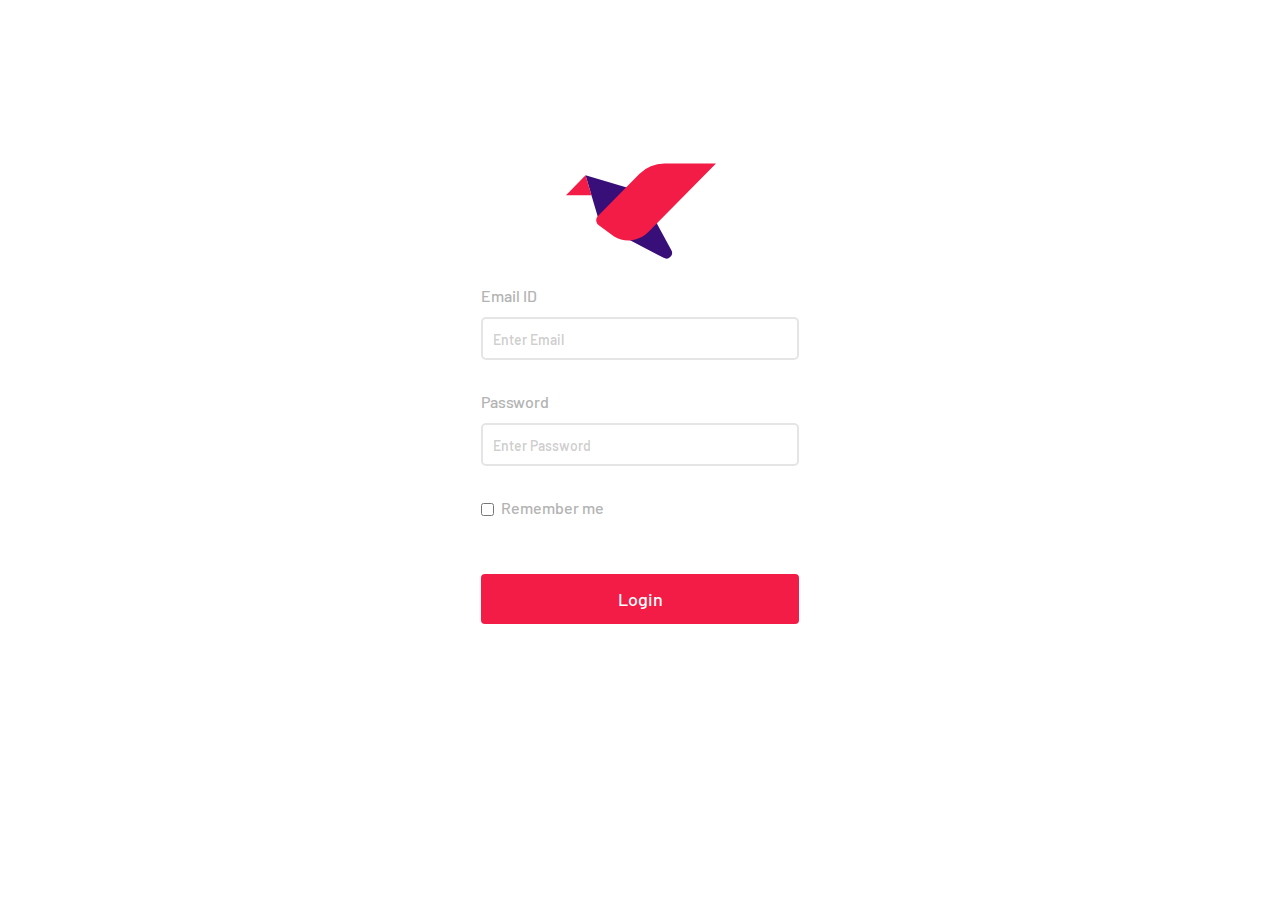
<file: index.html>
<!DOCTYPE html>
<html lang="en">

<head>
    <meta charset="UTF-8">
    <meta http-equiv="X-UA-Compatible" content="IE=edge">
    <meta name="viewport" content="width=device-width, initial-scale=1.0">
    <title>Login </title>
    <!-- Boostrap CSS -->
    <link rel="stylesheet" href="assets/css/bootstrap.css">
    <!-- Custom Style -->
    <link rel="stylesheet" href="assets/css/style.css">
    <!-- Font Awesome -->
    <link rel="stylesheet" href="https://cdnjs.cloudflare.com/ajax/libs/font-awesome/4.7.0/css/font-awesome.css"
    integrity="sha512-5A8nwdMOWrSz20fDsjczgUidUBR8liPYU+WymTZP1lmY9G6Oc7HlZv156XqnsgNUzTyMefFTcsFH/tnJE/+xBg=="
    crossorigin="anonymous" />
    <!-- Bootstrap JS     -->
    <script src="https://cdnjs.cloudflare.com/ajax/libs/popper.js/1.16.0/umd/popper.min.js"></script>

    <script src="assets/js/jquery.min.js"></script>
    <script src="assets/js/bootstrap.min.js"></script>
    <script src="assets/js/custom.js"></script>

</head>

<body>
    <!-- <header class="site-nav-header-wrapper container-fluid fixed-top " id="main-header">
        <nav class="navbar navbar-expand-md  ">
            <div class="brand-logo-wrapper">
                <a href="#">
                    <img src="assets/images/logo/Logo.svg" alt="logo">
                </a>
            </div>
        </nav>
    </header> -->

    <div class="container">
        <div class="admin-login-form-wrapper">
            <div class="row">
                <div class="col-md-4 form-wrapper">
                    <div class="login-form">
                        <div class="logo-wrapper text-center">
                            <img src="assets/images/logo/Logo.svg" alt="">
                        </div>
                        <form action="#" class="was-validated">
                            <div class="form-group">
                                <label for="uname">Email ID</label>
                                <input type="text" class="w-100 input-field" id="email" placeholder="Enter Email" name="email" required>
                            </div>

                            <div class="form-group">
                                <label for="pwd">Password</label>
                                <input type="password" class="w-100 input-field" id="pwd" placeholder="Enter Password" name="pswd" required>
                            </div>

                            <div class="form-group form-check">
                                <label class="form-check-label">
                                    <input class="form-check-input" type="checkbox" name="remember">Remember me
                                </label>
                            </div>

                            <div class="text-center">
                                <a href="./dashboard.html" class="btn login-btn w-100">Login</a>
                            </div>
                        </form>

                    </div>
                </div>
            </div>
        </div>
    </div>


</body>

</html>
</file>
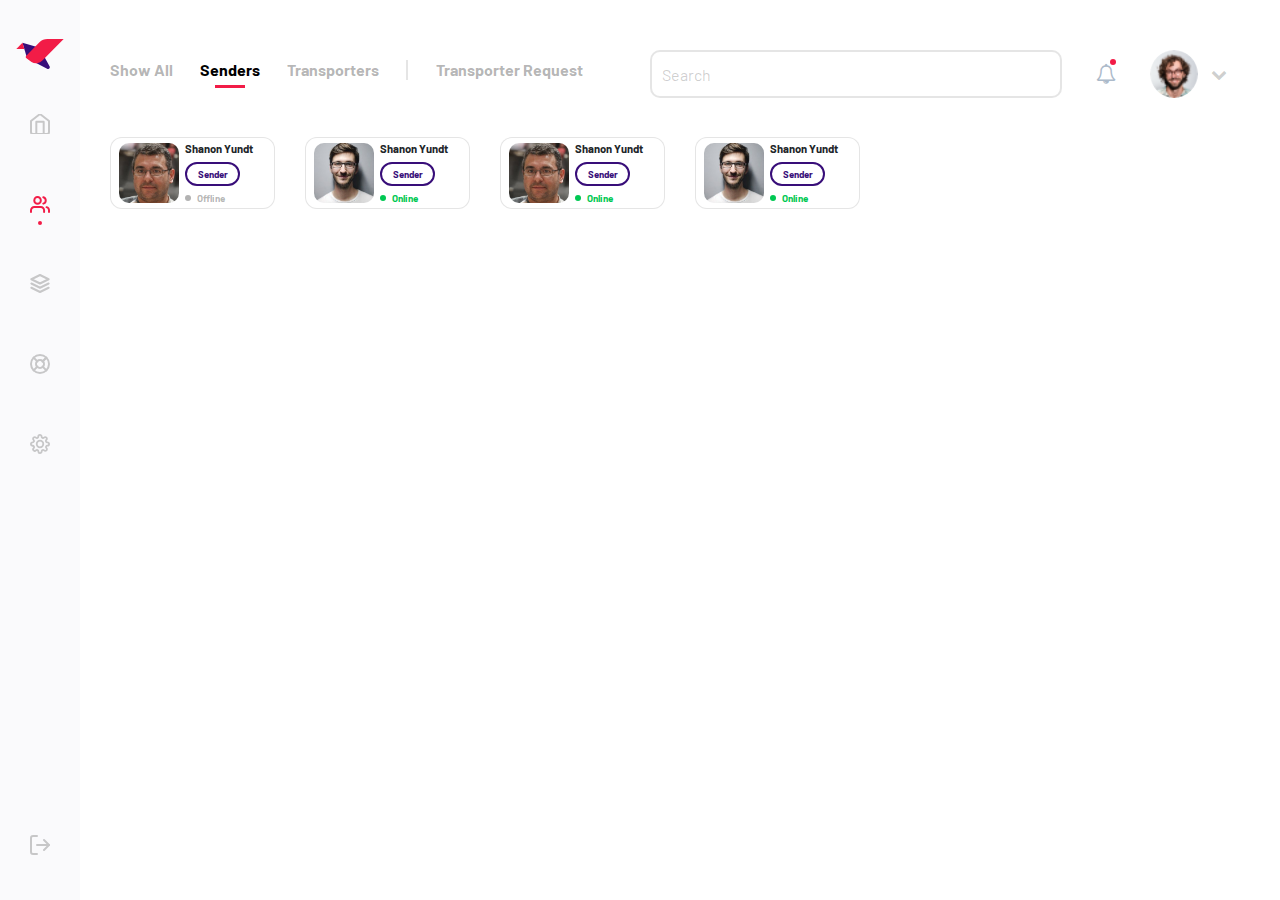
<file: senders-user.html>
<!DOCTYPE html>
<html lang="en">

<head>
    <meta charset="UTF-8">
    <meta http-equiv="X-UA-Compatible" content="IE=edge">
    <meta name="viewport" content="width=device-width, initial-scale=1.0">
    <title>Senders</title>
    <!-- Boostrap CSS -->
    <link rel="stylesheet" href="assets/css/bootstrap.css">
    <!-- Custom Style -->
    <link rel="stylesheet" href="assets/css/style.css">
    <!-- Font Awesome -->
    <link rel="stylesheet" href="https://cdnjs.cloudflare.com/ajax/libs/font-awesome/4.7.0/css/font-awesome.css"
        integrity="sha512-5A8nwdMOWrSz20fDsjczgUidUBR8liPYU+WymTZP1lmY9G6Oc7HlZv156XqnsgNUzTyMefFTcsFH/tnJE/+xBg=="
        crossorigin="anonymous" />
    <!-- Bootstrap JS     -->
    <script src="assets/js/jquery.min.js"></script>
    <script src="assets/js/bootstrap.min.js"></script>
    <script src="assets/js/custom.js"></script>
</head>

<body>

    <!-- Side Navbar Start -->
    <div class="sidenav-wrapper">
        <div class="logo-wrapper">
            <a href="./dashboard.html"><img src="assets/images/logo/Logo.svg" alt=""></a>
        </div>

        <ul class="menu-option-wrapper">
            <li class="menu-item-wrapper ">
                <a href="./dashboard.html" class="menu-item">
                    <span class="dashboard-bg"></span>
                    <span class="dot"></span>
                </a>
            </li>
            <li class="menu-item-wrapper active ">
                <a href="./all-user.html" class="menu-item">
                    <span class="user-bg"></span>
                    <span class="dot"></span>
                </a>
            </li>
            <li class="menu-item-wrapper ">
                <a href="./listings.html" class="menu-item">
                    <span class="list-bg"></span>
                    <span class="dot"></span>
                </a>
            </li>
            <li class="menu-item-wrapper ">
                <a href="./support.html" class="menu-item">
                    <span class="support-bg"></span>
                    <span class="dot"></span>
                </a>
            </li>
            <li class="menu-item-wrapper ">
                <a href="./settings.html" class="menu-item">
                    <span class="setting-bg"></span>
                    <span class="dot"></span>
                </a>
            </li>
        </ul>

        <ul class="menu-option-wrapper logout-btn-wrapper">
            <li class="menu-item-wrapper ">
                <a href="#" class="menu-item">
                    <span class="logout-bg"></span>
                </a>
            </li>
        </ul>
    </div>
    <!-- Side Navbar End -->

    <!-- Main Content Start -->
    <div class="main-content-wrapper ">
        <!-- Top Menu Start -->
        <div class="dashborad-top-menu-wrapper  d-flex justify-content-between">
            <ul class="user-menu-wrapper">
                <li class="menu-itme ">
                    <a href="./all-user.html" class="menu">
                        Show All
                    </a>
                </li>
                <li class="menu-itme ">
                    <a href="./senders-user.html" class="menu active">
                        Senders
                    </a>
                </li>
                <li class="menu-itme">
                    <a href="./transporters-user.html" class="menu">
                        Transporters
                    </a>
                </li>
                <li class="menu-itme" id="transporter-menu">
                    <a href="./transporter-request.html" class="menu">
                        Transporter Request
                    </a>
                </li>
            </ul>

            <div class="search-box-wrapper">
                <ul class="search-box">
                    <li>
                        <input type="search" class="search-input input-field" placeholder="Search">
                    </li>
                    <li>
                        <a href="#" class="notification-icon">
                            <i class="fa fa-bell-o " aria-hidden="true"></i>
                            <span class="dot"></span>
                        </a>
                    </li>
                    <li>
                        <a href="#" class="user-profile">
                            <div class="profile-img">
                                <img src="assets/images/user-profile.png" alt="" class="rounded-circle">
                            </div>
                            <i class="fa fa-chevron-down" aria-hidden="true"></i>
                        </a>
                    </li>
                </ul>
            </div>
        </div>
        <!-- Top Menu End -->

        <!-- Card Section Start -->
        <section class="dashboard-status-card-wrapper ">
           
            <div class="status-card-wrapper">
                <div class="row">

                    <div class="col-sm-6 col-md-6 col-lg-4 col-xl-2 status-item-wrapper users-card-wrapper ">
                        <div class="item-wrapper color-box white-box">
                            <div class="content-wrapper d-flex  align-items-center">
                                <div class="profile-wrapper">
                                    <img src="assets/images/Rectangle-1.png" alt="">
                                </div>
                                <div class="content">
                                    <h4>
                                        Shanon Yundt
                                    </h4>
                                    <p class="user-status">
                                        <span class="sender">
                                            Sender
                                        </span>
                                    </p>
                                    <p class="online-status">
                                        <span class="dot"></span>
                                        <span>Offline</span>
                                    </p>
                                </div>
                            </div>
                        </div>
                    </div>
                    
                    <div class="col-sm-6 col-md-6 col-lg-4 col-xl-2 status-item-wrapper users-card-wrapper">
                        <div class="item-wrapper color-box white-box">
                            <div class="content-wrapper d-flex  align-items-center">
                                <div class="profile-wrapper">
                                    <img src="assets/images/Rectangle5067.png" alt="">
                                </div>
                                <div class="content">
                                    <h4>
                                        Shanon Yundt
                                    </h4>
                                    <p class="user-status">
                                        <span class="sender">
                                            Sender
                                        </span>
                                    </p>
                                    <p class="online-status online">
                                        <span class="dot"></span>
                                        <span>Online</span>
                                    </p>
                                </div>
                            </div>
                        </div>
                    </div>

                    <div class="col-sm-6 col-md-6 col-lg-4 col-xl-2 status-item-wrapper users-card-wrapper">
                        <div class="item-wrapper color-box white-box">
                            <div class="content-wrapper d-flex  align-items-center">
                                <div class="profile-wrapper">
                                    <img src="assets/images/Rectangle-1.png" alt="">
                                </div>
                                <div class="content">
                                    <h4>
                                        Shanon Yundt
                                    </h4>
                                    <p class="user-status">
                                        <span class="sender">
                                            Sender
                                        </span>
                                    </p>
                                    <p class="online-status online">
                                        <span class="dot"></span>
                                        <span>Online</span>
                                    </p>
                                </div>
                            </div>
                        </div>
                    </div>

                    <div class="col-sm-6 col-md-6 col-lg-4 col-xl-2 status-item-wrapper users-card-wrapper">
                        <div class="item-wrapper color-box white-box">
                            <div class="content-wrapper d-flex  align-items-center">
                                <div class="profile-wrapper">
                                    <img src="assets/images/Rectangle5067.png" alt="">
                                </div>
                                <div class="content">
                                    <h4>
                                        Shanon Yundt
                                    </h4>
                                    <p class="user-status">
                                        <span class="sender">
                                            Sender
                                        </span>
                                    </p>
                                    <p class="online-status online">
                                        <span class="dot"></span>
                                        <span>Online</span>
                                    </p>
                                </div>
                            </div>
                        </div>
                    </div>
                    
                </div>
            </div>

        </section>
        <!-- Card Section End -->
    
    </div>
    <!-- Main Content End -->


</body>

</html>
</file>
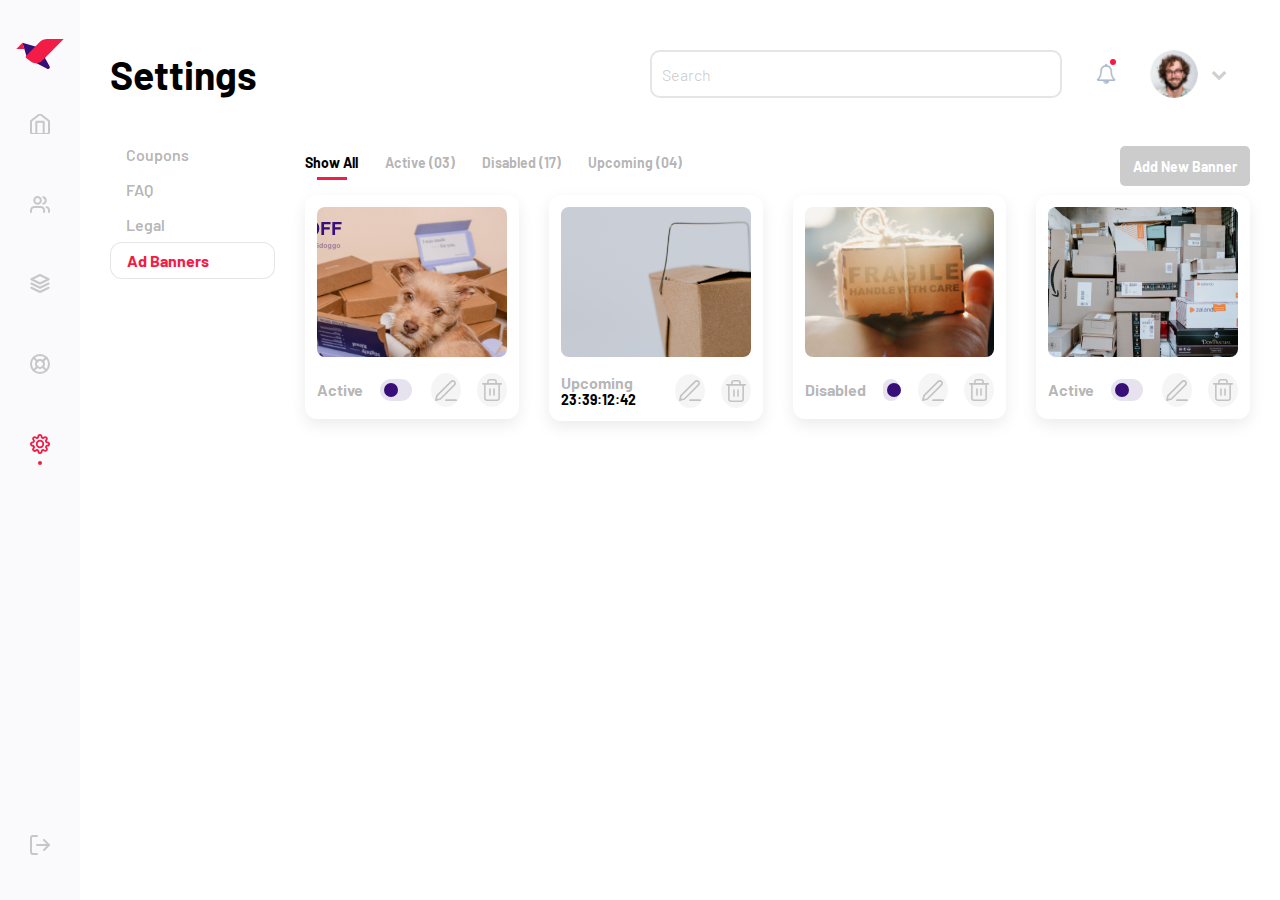
<file: settings-ad-banner.html>
<!DOCTYPE html>
<html lang="en">

<head>
    <meta charset="UTF-8">
    <meta http-equiv="X-UA-Compatible" content="IE=edge">
    <meta name="viewport" content="width=device-width, initial-scale=1.0">
    <title>Banner Ad</title>
    <!-- Boostrap CSS -->
    <link rel="stylesheet" href="assets/css/bootstrap.css">
    <!-- Custom Style -->
    <link rel="stylesheet" href="assets/css/style.css">
    <!-- Font Awesome -->
    <link rel="stylesheet" href="https://cdnjs.cloudflare.com/ajax/libs/font-awesome/4.7.0/css/font-awesome.css"
        integrity="sha512-5A8nwdMOWrSz20fDsjczgUidUBR8liPYU+WymTZP1lmY9G6Oc7HlZv156XqnsgNUzTyMefFTcsFH/tnJE/+xBg=="
        crossorigin="anonymous" />
    <script src="https://cdnjs.cloudflare.com/ajax/libs/popper.js/1.16.0/umd/popper.min.js"></script>
    <!-- Bootstrap JS -->
    <script src="assets/js/jquery.min.js"></script>
    <script src="assets/js/bootstrap.min.js"></script>
    <script src="assets/js/custom.js"></script>

</head>

<body>

    <div class="sidenav-wrapper">
        <div class="logo-wrapper">
            <a href="./dashboard.html"><img src="assets/images/logo/Logo.svg" alt=""></a>
        </div>

        <ul class="menu-option-wrapper">
            <li class="menu-item-wrapper">
                <a href="dashboard.html" class="menu-item">
                    <span class="dashboard-bg"></span>
                    <span class="dot"></span>
                </a>
            </li>
            <li class="menu-item-wrapper">
                <a href="all-user.html" class="menu-item">
                    <span class="user-bg"></span>
                    <span class="dot"></span>
                </a>
            </li>
            <li class="menu-item-wrapper ">
                <a href="listings.html" class="menu-item">
                    <span class="list-bg"></span>
                    <span class="dot"></span>
                </a>
            </li>
            <li class="menu-item-wrapper ">
                <a href="support.html" class="menu-item">
                    <span class="support-bg"></span>
                    <span class="dot"></span>
                </a>
            </li>
            <li class="menu-item-wrapper active">
                <a href="settings.html" class="menu-item">
                    <span class="setting-bg"></span>
                    <span class="dot"></span>
                </a>
            </li>
        </ul>
        <ul class="menu-option-wrapper logout-btn-wrapper">
            <li class="menu-item-wrapper ">
                <a href="#" class="menu-item">
                    <span class="logout-bg"></span>
                
                </a>
            </li>
        </ul>
    </div>


    <div class="main-content-wrapper ">
        <!-- Dashboard Top Menu Section -->
        <div class="dashborad-top-menu-wrapper  d-flex justify-content-between">
            <div class="welcome-msg-wrapper">
                <h4 class="user-name">Settings</h4>
            </div>
            <div class="search-box-wrapper">
                <ul class="search-box">
                    <li>
                        <input type="search" class="search-input input-field" placeholder="Search">
                    </li>
                    <li>
                        <a href="#" class="notification-icon">
                            <i class="fa fa-bell-o " aria-hidden="true"></i>
                            <span class="dot"></span>
                        </a>
                    </li>
                    <li>
                    <a href="#" class="user-profile">
                        <div class="profile-img">
                            <img src="assets/images/user-profile.png" alt="" class="rounded-circle">
                        </div>
                        <i class="fa fa-chevron-down" aria-hidden="true"></i>
                    </a>
                    </li>
                </ul>
            </div>
        </div>

        <!-- Dashboard Main Section -->
        <section class="dashboard-status-card-wrapper">

            <div class="row">
                <div class="col-lg-2">
                    <div class="dashboard-left-col">
                        <ul class="nav flex-column">
                            <li class="nav-item">
                              <a class="nav-link" href="./settings.html">Coupons</a>
                            </li>
                            <li class="nav-item">
                              <a class="nav-link" href="./settings-faq.html">FAQ</a>
                            </li>
                            <li class="nav-item">
                              <a class="nav-link" href="./settings-legal.html">Legal</a>
                            </li>
                            <li class="nav-item nav-active">
                              <a class="nav-link" href="./settings-ad-banner.html">Ad Banners</a>
                            </li>
                          </ul>
                    </div>
                </div>

                <div class="col-lg-10">
                    <div class="dashboard-right-col" id="banner-page">

                        <ul class="user-menu-wrapper">
                            <div>
                                <li class="menu-itme">
                                    <a href="" class="menu active">
                                    Show All
                                    </a>
                                </li>
                                <li class="menu-itme ">
                                    <a href="" class="menu ">
                                    Active (03)
                                    </a>
                                </li>
                                <li class="menu-itme">
                                    <a href="" class="menu">
                                    Disabled (17)
                                    </a>
                                </li>
                                <li class="menu-itme">
                                    <a href="" class="menu">
                                    Upcoming (04)
                                    </a>
                                </li>
                            </div>
                            <div id="add-btn">
                                <button type="button" data-toggle="modal" data-target="#addBanner">Add New Banner</button>
                            </div>
                        </ul>

                        <div class="status-card-wrapper">
                            <div class="row">

                                <div class="col-sm-6 col-lg-3">
                                    <div class="ad-banners">
                                        <div class="banner-img">
                                            <img src="./assets/images/banners/A.png" alt="">
                                        </div>
                                        
                                        <div class="banner-content">
                                            <div class="banner-status">
                                                <h1>Active</h1>
                                                <label class="switch">
                                                    <input type="checkbox">
                                                    <span class="slider round"></span>
                                                </label>
                                            </div>

                                            <div class="banner-actions">
                                                <a href="#"><img src="./assets/images/icons/Icon-feather-edit-3.svg" alt=""></a>
                                                <a href="#"><img src="./assets/images/icons/Icon-feather-trash-2.svg" alt=""></a>
                                            </div>
                                        </div>
                                    </div>
                                </div>

                                <div class="col-sm-6 col-lg-3">
                                    <div class="ad-banners">
                                        <div class="banner-img">
                                            <img src="./assets/images/banners/W.png" alt="">
                                        </div>
                                        
                                        <div class="banner-content">
                                            <div class="banner-status">
                                                <h1>Upcoming
                                                    <p>23:39:12:42</p>
                                                </h1>
                                            </div>

                                            <div class="banner-actions">
                                                <a href="#"><img src="./assets/images/icons/Icon-feather-edit-3.svg" alt=""></a>
                                                <a href="#"><img src="./assets/images/icons/Icon-feather-trash-2.svg" alt=""></a>
                                            </div>
                                        </div>
                                    </div>
                                </div>

                                <div class="col-sm-6 col-lg-3">
                                    <div class="ad-banners">
                                        <div class="banner-img">
                                            <img src="./assets/images/banners/R.png" alt="">
                                        </div>
                                        
                                        <div class="banner-content">
                                            <div class="banner-status">
                                                <h1>Disabled</h1>
                                                <label class="switch">
                                                    <input type="checkbox">
                                                    <span class="slider round"></span>
                                                </label>
                                            </div>

                                            <div class="banner-actions">
                                                <a href="#"><img src="./assets/images/icons/Icon-feather-edit-3.svg" alt=""></a>
                                                <a href="#"><img src="./assets/images/icons/Icon-feather-trash-2.svg" alt=""></a>
                                            </div>
                                        </div>
                                    </div>
                                </div>

                                <div class="col-sm-6 col-lg-3">
                                    <div class="ad-banners">
                                        <div class="banner-img">
                                            <img src="./assets/images/banners/G.png" alt="">
                                        </div>
                                        
                                        <div class="banner-content">
                                            <div class="banner-status">
                                                <h1>Active</h1>
                                                <label class="switch">
                                                    <input type="checkbox">
                                                    <span class="slider round"></span>
                                                </label>
                                            </div>

                                            <div class="banner-actions">
                                                <a href="#"><img src="./assets/images/icons/Icon-feather-edit-3.svg" alt=""></a>
                                                <a href="#"><img src="./assets/images/icons/Icon-feather-trash-2.svg" alt=""></a>
                                            </div>
                                        </div>
                                    </div>
                                </div>

                            </div>
                        </div>

                    </div>
                </div>
            </div>
        </section>

    </div>

    <!-- Modal -->
<div class="modal right fade user-modal-wrapper modal-pedding" id="addBanner" tabindex="-1" role="dialog" aria-labelledby="myModalLabel2">
    <div class="modal-dialog" role="document">
      <div class="modal-content">
  
        <div class="modal-header d-flex justify-content-between">
            <div class="close-btn-werapper">
                <button type="button" class="close" data-dismiss="modal" aria-label="Close">
                    <!-- <i class="fa fa-arrow-left" aria-hidden="true"></i> -->
                    <img src="./assets/images/icons/left-arrow.svg" alt="">
                </button>
            </div>
            <div class="suspend-btn-wrapper">
                <button>Delete</button>
            </div>
        </div>
  
        <div class="modal-body">
            <div class="add-banner-content">
                <h1>Upload Image</h1>
                <div class="upload-banner-img">
                    <img src="./assets/images/banners/A.png" alt="">
                </div>
                
                <label for="upload-btn" class="img-upload">
                    <input type="file" id="upload-btn">
                    Upload
                </label>

                <div class="status">
                    <h1>Mark as activate</h1>
                    <label class="switch">
                        <input type="checkbox">
                        <span class="slider round"></span>
                    </label>
                </div>
            </div>

            <div class="add-banner-publish-date">
                <div class="status">
                    <h1>Upcoming Timer</h1>
                    <label class="switch">
                        <input type="checkbox">
                        <span class="slider round"></span>
                    </label>
                </div>

                <div class="dropdown" style="padding-left: 0;">
                    <button type="button" class="dropdown-toggle" data-toggle="dropdown" id="drop-btn">
                    Select Action
                    <img src="./assets/images/icons/chevron-down.svg" alt="">
                    </button>
                    <div class="dropdown-menu">
                    <a class="dropdown-item" href="#">Action 1</a>
                    <a class="dropdown-item" href="#">Action 2</a>
                    <a class="dropdown-item" href="#">Action 3</a>
                    </div>
                </div>

                <div class="banner-date-time">
                    <div class="dropdown" style="padding-left: 0;width: 45%;">
                        <label for="">Enter Date</label>
                        <button type="button" class="dropdown-toggle" data-toggle="dropdown" id="drop-btn">
                        Select Action
                        <img src="./assets/images/icons/chevron-down.svg" alt="">
                        </button>
                        <div class="dropdown-menu">
                        <a class="dropdown-item" href="#">Action 1</a>
                        <a class="dropdown-item" href="#">Action 2</a>
                        <a class="dropdown-item" href="#">Action 3</a>
                        </div>
                    </div>

                    <div class="dropdown" style="padding-left: 0;width: 45%;">
                        <label for="">Enter Time</label>
                        <button type="button" class="dropdown-toggle" data-toggle="dropdown" id="drop-btn">
                        Select Action
                        <img src="./assets/images/icons/chevron-down.svg" alt="">
                        </button>
                        <div class="dropdown-menu">
                        <a class="dropdown-item" href="#">Action 1</a>
                        <a class="dropdown-item" href="#">Action 2</a>
                        <a class="dropdown-item" href="#">Action 3</a>
                        </div>
                    </div>
                </div>
            </div>
        </div>

        <div class="banner-publish-btn">
            <button type="button">Publish Banner Ad</button>
        </div>
  
      </div><!-- modal-content -->
    </div><!-- modal-dialog -->
  </div><!-- modal -->

</body>
</html>
</file>
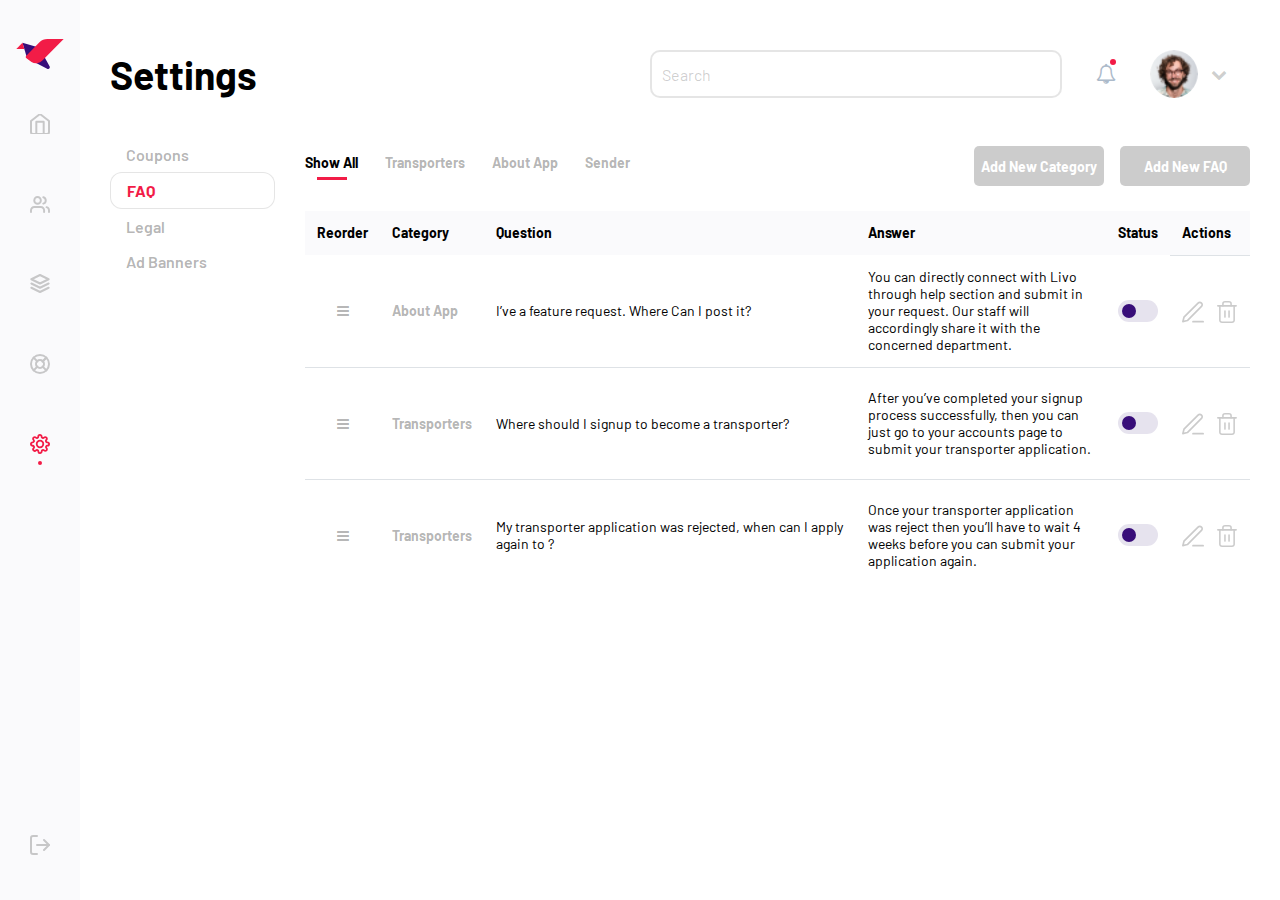
<file: settings-faq.html>
<!DOCTYPE html>
<html lang="en">

<head>
    <meta charset="UTF-8">
    <meta http-equiv="X-UA-Compatible" content="IE=edge">
    <meta name="viewport" content="width=device-width, initial-scale=1.0">
    <title>FAQ</title>
    <!-- boostrap css -->
    <link rel="stylesheet" href="assets/css/bootstrap.css">
    <!-- custom style -->
    <link rel="stylesheet" href="assets/css/style.css">
    <!-- font awesome -->
    <link rel="stylesheet" href="https://cdnjs.cloudflare.com/ajax/libs/font-awesome/4.7.0/css/font-awesome.css"
        integrity="sha512-5A8nwdMOWrSz20fDsjczgUidUBR8liPYU+WymTZP1lmY9G6Oc7HlZv156XqnsgNUzTyMefFTcsFH/tnJE/+xBg=="
        crossorigin="anonymous" />
    <script src="https://cdnjs.cloudflare.com/ajax/libs/popper.js/1.16.0/umd/popper.min.js"></script>
    <!-- bootstrap js -->
    <script src="assets/js/jquery.min.js"></script>
    <script src="assets/js/bootstrap.min.js"></script>
    <script src="assets/js/custom.js"></script>

</head>

<body>

    <div class="sidenav-wrapper">
        <div class="logo-wrapper">
            <a href="./dashboard.html"><img src="assets/images/logo/Logo.svg" alt=""></a>
        </div>

        <ul class="menu-option-wrapper">
            <li class="menu-item-wrapper">
                <a href="dashboard.html" class="menu-item">
                    <span class="dashboard-bg"></span>
                    <span class="dot"></span>
                </a>
            </li>
            <li class="menu-item-wrapper">
                <a href="all-user.html" class="menu-item">
                    <span class="user-bg"></span>
                    <span class="dot"></span>
                </a>
            </li>
            <li class="menu-item-wrapper ">
                <a href="listings.html" class="menu-item">
                    <span class="list-bg"></span>
                    <span class="dot"></span>
                </a>
            </li>
            <li class="menu-item-wrapper ">
                <a href="support.html" class="menu-item">
                    <span class="support-bg"></span>
                    <span class="dot"></span>
                </a>
            </li>
            <li class="menu-item-wrapper active">
                <a href="settings.html" class="menu-item">
                    <span class="setting-bg"></span>
                    <span class="dot"></span>
                </a>
            </li>
        </ul>
        <ul class="menu-option-wrapper logout-btn-wrapper">
            <li class="menu-item-wrapper ">
                <a href="#" class="menu-item">
                    <span class="logout-bg"></span>
                
                </a>
            </li>
        </ul>
    </div>


    <div class="main-content-wrapper ">
        <!-- Dashboard Top Menu Section -->
        <div class="dashborad-top-menu-wrapper  d-flex justify-content-between">
            <div class="welcome-msg-wrapper">
                <h4 class="user-name">Settings</h4>
            </div>
            <div class="search-box-wrapper">
                <ul class="search-box">
                    <li>
                        <input type="search" class="search-input input-field" placeholder="Search">
                    </li>
                    <li>
                        <a href="#" class="notification-icon">
                            <i class="fa fa-bell-o " aria-hidden="true"></i>
                            <span class="dot"></span>
                        </a>
                    </li>
                    <li>
                    <a href="#" class="user-profile">
                        <div class="profile-img">
                            <img src="assets/images/user-profile.png" alt="" class="rounded-circle">
                        </div>
                        <i class="fa fa-chevron-down" aria-hidden="true"></i>
                    </a>
                    </li>
                </ul>
            </div>
        </div>

        <!-- Dashboard Main Section -->
        <section class="dashboard-status-card-wrapper">

            <div class="row">
                <div class="col-lg-2">
                    <div class="dashboard-left-col">
                        <ul class="nav flex-column">
                            <li class="nav-item">
                              <a class="nav-link" href="./settings.html">Coupons</a>
                            </li>
                            <li class="nav-item nav-active">
                              <a class="nav-link" href="./settings-faq.html">FAQ</a>
                            </li>
                            <li class="nav-item">
                              <a class="nav-link" href="./settings-legal.html">Legal</a>
                            </li>
                            <li class="nav-item">
                              <a class="nav-link" href="./settings-ad-banner.html">Ad Banners</a>
                            </li>
                          </ul>
                    </div>
                </div>

                <div class="col-lg-10">
                    <div class="dashboard-right-col" id="faq-page">

                        <ul class="user-menu-wrapper">
                            <div>
                                <li class="menu-itme">
                                    <a href="" class="menu active">
                                    Show All
                                    </a>
                                </li>
                                <li class="menu-itme ">
                                    <a href="" class="menu ">
                                    Transporters
                                    </a>
                                </li>
                                <li class="menu-itme">
                                    <a href="" class="menu">
                                    About App
                                    </a>
                                </li>
                                <li class="menu-itme">
                                    <a href="" class="menu">
                                    Sender
                                    </a>
                                </li>
                            </div>
                            <div id="add-btn">
                                <button type="button" data-toggle="modal" data-target="#addCategory">Add New Category</button>
                                <button type="button" data-toggle="modal" data-target="#addFaq">Add New FAQ</button>
                            </div>
                        </ul>

                        <div class="status-card-wrapper">
                            <div class="table-responsive-sm">          
                                <table class="table" id="settings-table">
                                    <thead class="thead-light">
                                        <tr class="t-row">
                                            <th class="tbl-head">Reorder</th>
                                            <th class="tbl-head">Category</th>
                                            <th class="tbl-head">Question</th>
                                            <th class="tbl-head">Answer</th>
                                            <th class="tbl-head">Status</th>
                                            <th class="tbl-head">Actions</th>
                                        </tr>
                                    </thead>
                                    <tbody>
                                        <tr>
                                            <td class="tbl-data tbl-data-light" style="text-align: center;"><i class="fa fa-bars"></i></td>
                                            <td class="tbl-data tbl-data-light">About App</td>
                                            <td class="tbl-data">I’ve a feature request. Where Can I post it?</td>
                                            <td class="tbl-data">
                                                You can directly connect with Livo through help section and submit in your request. 
                                                Our staff will accordingly share it with the concerned department.
                                            </td>
                                            <td class="tbl-data">
                                                <label class="switch">
                                                    <input type="checkbox">
                                                    <span class="slider round"></span>
                                                </label>
                                            </td>
                                            <td class="actions">
                                                <a href="#"><img src="./assets/images/icons/Icon-feather-edit-3.svg" alt=""></a>
                                                <a href="#"><img src="./assets/images/icons/Icon-feather-trash-2.svg" alt=""></a>
                                            </td>
                                        </tr>

                                        <tr>
                                            <td class="tbl-data tbl-data-light" style="text-align: center;"><i class="fa fa-bars"></i></td>
                                            <td class="tbl-data tbl-data-light">Transporters</td>
                                            <td class="tbl-data">
                                                Where should I signup to become a 
                                                transporter?
                                            </td>
                                            <td class="tbl-data">
                                                After you’ve completed your signup process successfully, then you can just go to your 
                                                accounts page to submit your transporter application.
                                            </td>
                                            <td class="tbl-data">
                                                <label class="switch">
                                                    <input type="checkbox">
                                                    <span class="slider round"></span>
                                                </label>
                                            </td>
                                            <td class="actions">
                                                <a href="#"><img src="./assets/images/icons/Icon-feather-edit-3.svg" alt=""></a>
                                                <a href="#"><img src="./assets/images/icons/Icon-feather-trash-2.svg" alt=""></a>
                                            </td>
                                        </tr>

                                        <tr>
                                            <td class="tbl-data tbl-data-light" style="text-align: center;"><i class="fa fa-bars"></i></td>
                                            <td class="tbl-data tbl-data-light">Transporters</td>
                                            <td class="tbl-data">
                                                My transporter application was rejected, 
                                                when can I apply again to ?
                                            </td>
                                            <td class="tbl-data">
                                                Once your transporter application was reject then you’ll have to wait 4 weeks before 
                                                you can submit your application again.
                                            </td>
                                            <td class="tbl-data">
                                                <label class="switch">
                                                    <input type="checkbox">
                                                    <span class="slider round"></span>
                                                </label>
                                            </td>
                                            <td class="actions">
                                                <a href="#"><img src="./assets/images/icons/Icon-feather-edit-3.svg" alt=""></a>
                                                <a href="#"><img src="./assets/images/icons/Icon-feather-trash-2.svg" alt=""></a>
                                            </td>
                                        </tr>
                                    </tbody>
                                </table>
                            </div>
                        </div>

                    </div>
                </div>
            </div>
        </section>

    </div>

<!-- Add Category Modal Start -->
<div class="modal right fade user-modal-wrapper modal-pedding" id="addCategory" tabindex="-1" role="dialog" aria-labelledby="myModalLabel2">
    <div class="modal-dialog" role="document">
        <div class="modal-content">
    
            <div class="modal-header d-flex justify-content-between">
                <div class="close-btn-werapper">
                    <button type="button" class="close" data-dismiss="modal" aria-label="Close">
                        <!-- <i class="fa fa-arrow-left" aria-hidden="true"></i> -->
                        <img src="./assets/images/icons/left-arrow.svg" alt="">
                    </button>
                </div>
                <div class="suspend-btn-wrapper">
                    <h1>Edit FAQ Categories</h1>
                </div>
            </div>
    
            <div class="modal-body">
                <div class="edit-categories">
                    <div class="cat-heading">
                        <h1>Enter Category Name</h1>
                        <h2>Keep it as short as possible</h2>
                    </div>
                    <div class="search-box-wrapper">
                        <ul class="search-box">
                            <li>
                                <input type="search" class="search-input input-field" placeholder="Search">
                            </li>
                        </ul>
                    </div>
                    <button type="button" id="add-cat-btn">Add Category</button>
                </div>

                <ul class="cat-lists">
                    <li class="cat-list-item">
                        <div class="cat-name">
                            <i class="fa fa-bars cat-icon-style"></i>
                            <p>Transporters</p>
                        </div>
                        <div class="cat-actions">
                            <a href="#"><img src="./assets/images/icons/Icon-feather-edit-3.svg" alt=""></a>
                            <a href="#"><img src="./assets/images/icons/Icon-feather-trash-2.svg" alt=""></a>
                            <label class="switch">
                                <input type="checkbox">
                                <span class="slider round"></span>
                            </label>
                        </div>
                    </li>

                    <li class="cat-list-item">
                        <div class="cat-name">
                            <i class="fa fa-bars cat-icon-style"></i>
                            <p>About App</p>
                        </div>
                        <div class="cat-actions">
                            <a href="#"><img src="./assets/images/icons/Icon-feather-edit-3.svg" alt=""></a>
                            <a href="#"><img src="./assets/images/icons/Icon-feather-trash-2.svg" alt=""></a>
                            <label class="switch">
                                <input type="checkbox">
                                <span class="slider round"></span>
                            </label>
                        </div>
                    </li>

                    <li class="cat-list-item">
                        <div class="cat-name">
                            <i class="fa fa-bars cat-icon-style"></i>
                            <p>New User</p>
                        </div>
                        <div class="cat-actions">
                            <a href="#"><img src="./assets/images/icons/Icon-feather-edit-3.svg" alt=""></a>
                            <a href="#"><img src="./assets/images/icons/Icon-feather-trash-2.svg" alt=""></a>
                            <label class="switch">
                                <input type="checkbox">
                                <span class="slider round"></span>
                            </label>
                        </div>
                    </li>

                    <li class="cat-list-item">
                        <div class="cat-name">
                            <i class="fa fa-bars cat-icon-style"></i>
                            <p>Sender</p>
                        </div>
                        <div class="cat-actions">
                            <a href="#"><img src="./assets/images/icons/Icon-feather-edit-3.svg" alt=""></a>
                            <a href="#"><img src="./assets/images/icons/Icon-feather-trash-2.svg" alt=""></a>
                            <label class="switch">
                                <input type="checkbox">
                                <span class="slider round"></span>
                            </label>
                        </div>
                    </li>

                </ul>
            </div>

            <div class="modal-footer">
                <button type="button" id="save-cat-btn">Save Categories</button>
            </div>
    
        </div><!-- modal-content -->
    </div><!-- modal-dialog -->
</div>
<!-- Add Category Modal End -->


<!-- Add FAQ Modal Start -->
<div class="modal right fade user-modal-wrapper modal-pedding" id="addFaq" tabindex="-1" role="dialog" aria-labelledby="myModalLabel2">
    <div class="modal-dialog" role="document">
        <div class="modal-content">
  
            <div class="modal-header d-flex justify-content-between">
                <div class="close-btn-werapper">
                    <button type="button" class="close" data-dismiss="modal" aria-label="Close">
                        <!-- <i class="fa fa-arrow-left" aria-hidden="true"></i> -->
                        <img src="./assets/images/icons/left-arrow.svg" alt="">
                    </button>
                </div>
                <div class="suspend-btn-wrapper">
                    <h1>Add New Faq</h1>
                </div>
            </div>
  
            <div class="modal-body">
                <div class="dropdown">
                    <button type="button" class="dropdown-toggle" data-toggle="dropdown" id="drop-btn">
                    Select Category
                    <img src="./assets/images/icons/chevron-down.svg" alt="">
                    </button>
                    <div class="dropdown-menu">
                    <a class="dropdown-item" href="#">Category 1</a>
                    <a class="dropdown-item" href="#">Category 2</a>
                    <a class="dropdown-item" href="#">Category 3</a>
                    </div>
                </div>

                <div class="faq-content">
                    <label for="">Enter Question</label>
                    <textarea class="faq-desc" placeholder="Lorem ipsum dolor sit amet consectetur adipisicing elit."></textarea>
                </div>

                <div class="faq-content">
                    <label for="">Enter Answer</label>
                    <textarea class="faq-desc" placeholder="Lorem ipsum dolor sit amet consectetur adipisicing elit."></textarea>
                </div>
            </div>

            <div class="modal-footer">
                <button type="button" id="add-faq-btn">Add New FAQ</button>
            </div>
  
        </div><!-- modal-content -->
    </div><!-- modal-dialog -->
</div>
<!-- Add FAQ Modal End -->

</body>
</html>
</file>
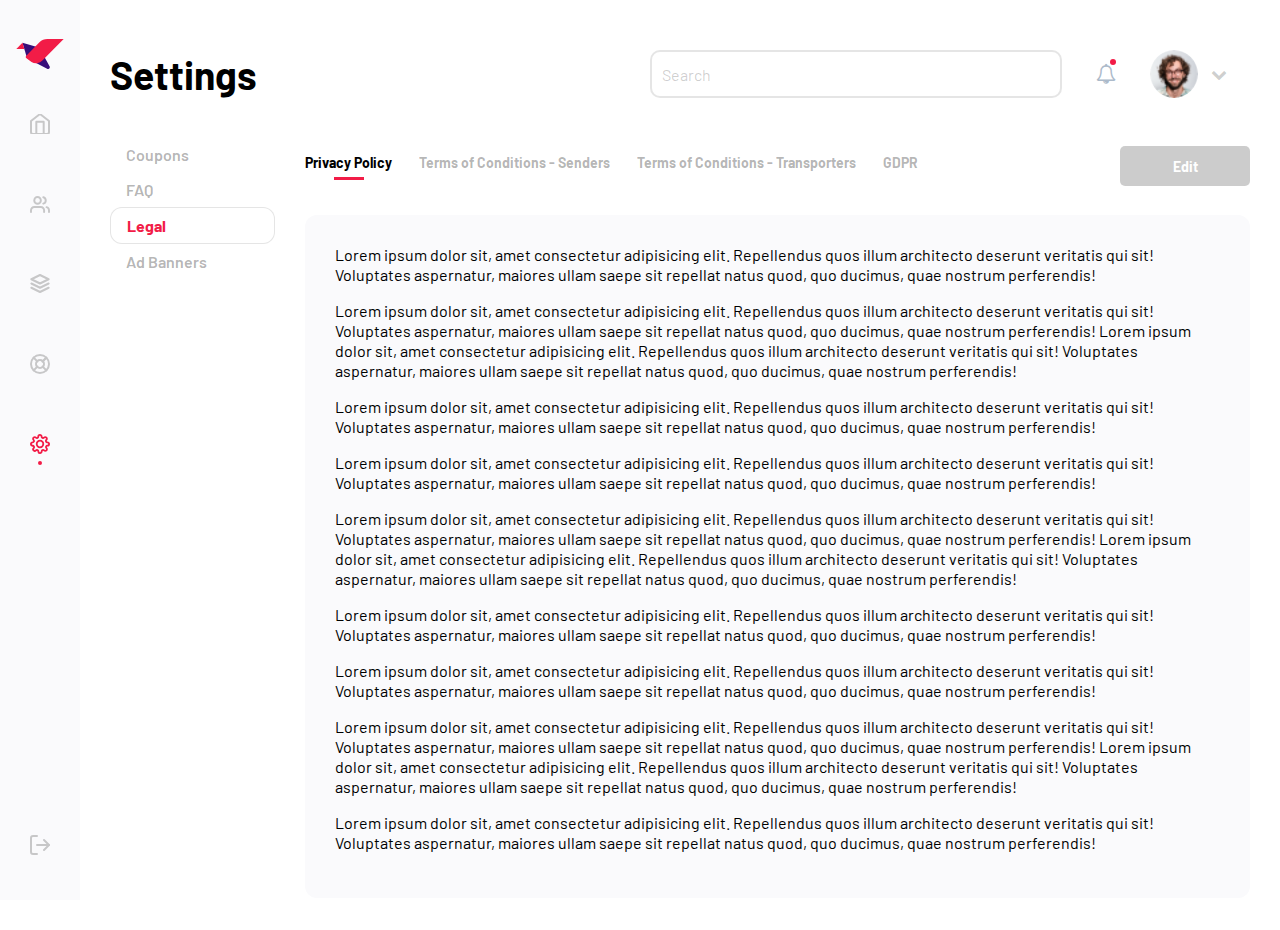
<file: settings-legal.html>
<!DOCTYPE html>
<html lang="en">

<head>
  <meta charset="UTF-8">
  <meta http-equiv="X-UA-Compatible" content="IE=edge">
  <meta name="viewport" content="width=device-width, initial-scale=1.0">
  <title>Legal</title>
  <!-- boostrap css -->
  <link rel="stylesheet" href="assets/css/bootstrap.css">
  <!-- custom style -->
  <link rel="stylesheet" href="assets/css/style.css">
  <!-- font awesome -->
  <link rel="stylesheet" href="https://cdnjs.cloudflare.com/ajax/libs/font-awesome/4.7.0/css/font-awesome.css"
    integrity="sha512-5A8nwdMOWrSz20fDsjczgUidUBR8liPYU+WymTZP1lmY9G6Oc7HlZv156XqnsgNUzTyMefFTcsFH/tnJE/+xBg=="
    crossorigin="anonymous" />
  <!-- bootstrap js -->
  <script src="assets/js/jquery.min.js"></script>
  <script src="assets/js/bootstrap.min.js"></script>
  <script src="assets/js/custom.js"></script>

</head>

<body>

    <div class="sidenav-wrapper">
        <div class="logo-wrapper">
            <a href="./dashboard.html"><img src="assets/images/logo/Logo.svg" alt=""></a>
        </div>

        <ul class="menu-option-wrapper">
            <li class="menu-item-wrapper">
                <a href="dashboard.html" class="menu-item">
                    <span class="dashboard-bg"></span>
                    <span class="dot"></span>
                </a>
            </li>
            <li class="menu-item-wrapper">
                <a href="all-user.html" class="menu-item">
                    <span class="user-bg"></span>
                    <span class="dot"></span>
                </a>
            </li>
            <li class="menu-item-wrapper ">
                <a href="listings.html" class="menu-item">
                    <span class="list-bg"></span>
                    <span class="dot"></span>
                </a>
            </li>
            <li class="menu-item-wrapper ">
                <a href="support.html" class="menu-item">
                    <span class="support-bg"></span>
                    <span class="dot"></span>
                </a>
            </li>
            <li class="menu-item-wrapper active">
                <a href="settings.html" class="menu-item">
                    <span class="setting-bg"></span>
                    <span class="dot"></span>
                </a>
            </li>
        </ul>
        <ul class="menu-option-wrapper logout-btn-wrapper">
            <li class="menu-item-wrapper ">
                <a href="#" class="menu-item">
                    <span class="logout-bg"></span>
                
                </a>
            </li>
        </ul>
    </div>


    <div class="main-content-wrapper ">
        <!-- Dashboard Top Menu Section -->
        <div class="dashborad-top-menu-wrapper  d-flex justify-content-between">
            <div class="welcome-msg-wrapper">
                <h4 class="user-name">Settings</h4>
            </div>
            <div class="search-box-wrapper">
                <ul class="search-box">
                    <li>
                        <input type="search" class="search-input input-field" placeholder="Search">
                    </li>
                    <li>
                        <a href="#" class="notification-icon">
                            <i class="fa fa-bell-o " aria-hidden="true"></i>
                            <span class="dot"></span>
                        </a>
                    </li>
                    <li>
                        <a href="#" class="user-profile">
                            <div class="profile-img">
                                <img src="assets/images/user-profile.png" alt="" class="rounded-circle">
                            </div>
                            <i class="fa fa-chevron-down" aria-hidden="true"></i>
                        </a>
                    </li>
                </ul>
            </div>
        </div>

        <!-- Dashboard Main Section -->
        <section class="dashboard-status-card-wrapper">

            <div class="row">
                <div class="col-lg-2">
                    <div class="dashboard-left-col">
                        <ul class="nav flex-column">
                            <li class="nav-item">
                              <a class="nav-link" href="./settings.html">Coupons</a>
                            </li>
                            <li class="nav-item">
                              <a class="nav-link" href="./settings-faq.html">FAQ</a>
                            </li>
                            <li class="nav-item nav-active">
                              <a class="nav-link" href="./settings-legal.html">Legal</a>
                            </li>
                            <li class="nav-item">
                              <a class="nav-link" href="./settings-ad-banner.html">Ad Banners</a>
                            </li>
                          </ul>
                    </div>
                </div>

                <div class="col-lg-10">
                    <div class="dashboard-right-col">

                        <ul class="user-menu-wrapper">
                            <div>
                                <li class="menu-itme">
                                    <a href="" class="menu active">
                                    Privacy Policy
                                    </a>
                                </li>
                                <li class="menu-itme ">
                                    <a href="" class="menu ">
                                    Terms of Conditions - Senders
                                    </a>
                                </li>
                                <li class="menu-itme">
                                    <a href="" class="menu">
                                    Terms of Conditions - Transporters
                                    </a>
                                </li>
                                <li class="menu-itme">
                                    <a href="" class="menu">
                                    GDPR
                                    </a>
                                </li>
                            </div>
                            <div id="add-btn">
                                <button type="button">Edit</button>
                            </div>
                        </ul>

                        <div class="status-card-wrapper" id="legal-container">
                            <div class="container-fluid">
                                <p>
                                    Lorem ipsum dolor sit, amet consectetur adipisicing elit. Repellendus quos illum architecto deserunt 
                                    veritatis qui sit! Voluptates aspernatur, maiores ullam saepe sit repellat natus quod, quo ducimus, 
                                    quae nostrum perferendis!
                                </p>
                                <p>
                                    Lorem ipsum dolor sit, amet consectetur adipisicing elit. Repellendus quos illum architecto deserunt 
                                    veritatis qui sit! Voluptates aspernatur, maiores ullam saepe sit repellat natus quod, quo ducimus, 
                                    quae nostrum perferendis! Lorem ipsum dolor sit, amet consectetur adipisicing elit. Repellendus quos illum architecto deserunt 
                                    veritatis qui sit! Voluptates aspernatur, maiores ullam saepe sit repellat natus quod, quo ducimus, 
                                    quae nostrum perferendis!
                                </p>
                                <p>
                                    Lorem ipsum dolor sit, amet consectetur adipisicing elit. Repellendus quos illum architecto deserunt 
                                    veritatis qui sit! Voluptates aspernatur, maiores ullam saepe sit repellat natus quod, quo ducimus, 
                                    quae nostrum perferendis!
                                </p>
                                <p>
                                    Lorem ipsum dolor sit, amet consectetur adipisicing elit. Repellendus quos illum architecto deserunt 
                                    veritatis qui sit! Voluptates aspernatur, maiores ullam saepe sit repellat natus quod, quo ducimus, 
                                    quae nostrum perferendis!
                                </p>
                                <p>
                                    Lorem ipsum dolor sit, amet consectetur adipisicing elit. Repellendus quos illum architecto deserunt 
                                    veritatis qui sit! Voluptates aspernatur, maiores ullam saepe sit repellat natus quod, quo ducimus, 
                                    quae nostrum perferendis! Lorem ipsum dolor sit, amet consectetur adipisicing elit. Repellendus quos illum architecto deserunt 
                                    veritatis qui sit! Voluptates aspernatur, maiores ullam saepe sit repellat natus quod, quo ducimus, 
                                    quae nostrum perferendis!
                                </p>
                                <p>
                                    Lorem ipsum dolor sit, amet consectetur adipisicing elit. Repellendus quos illum architecto deserunt 
                                    veritatis qui sit! Voluptates aspernatur, maiores ullam saepe sit repellat natus quod, quo ducimus, 
                                    quae nostrum perferendis!
                                </p>
                                <p>
                                    Lorem ipsum dolor sit, amet consectetur adipisicing elit. Repellendus quos illum architecto deserunt 
                                    veritatis qui sit! Voluptates aspernatur, maiores ullam saepe sit repellat natus quod, quo ducimus, 
                                    quae nostrum perferendis!
                                </p>
                                <p>
                                    Lorem ipsum dolor sit, amet consectetur adipisicing elit. Repellendus quos illum architecto deserunt 
                                    veritatis qui sit! Voluptates aspernatur, maiores ullam saepe sit repellat natus quod, quo ducimus, 
                                    quae nostrum perferendis! Lorem ipsum dolor sit, amet consectetur adipisicing elit. Repellendus quos illum architecto deserunt 
                                    veritatis qui sit! Voluptates aspernatur, maiores ullam saepe sit repellat natus quod, quo ducimus, 
                                    quae nostrum perferendis!
                                </p>
                                <p>
                                    Lorem ipsum dolor sit, amet consectetur adipisicing elit. Repellendus quos illum architecto deserunt 
                                    veritatis qui sit! Voluptates aspernatur, maiores ullam saepe sit repellat natus quod, quo ducimus, 
                                    quae nostrum perferendis!
                                </p>
                            </div>
                            
                        </div>

                    </div>
                </div>
            </div>
        </section>

    </div>


</body>
</html>
</file>
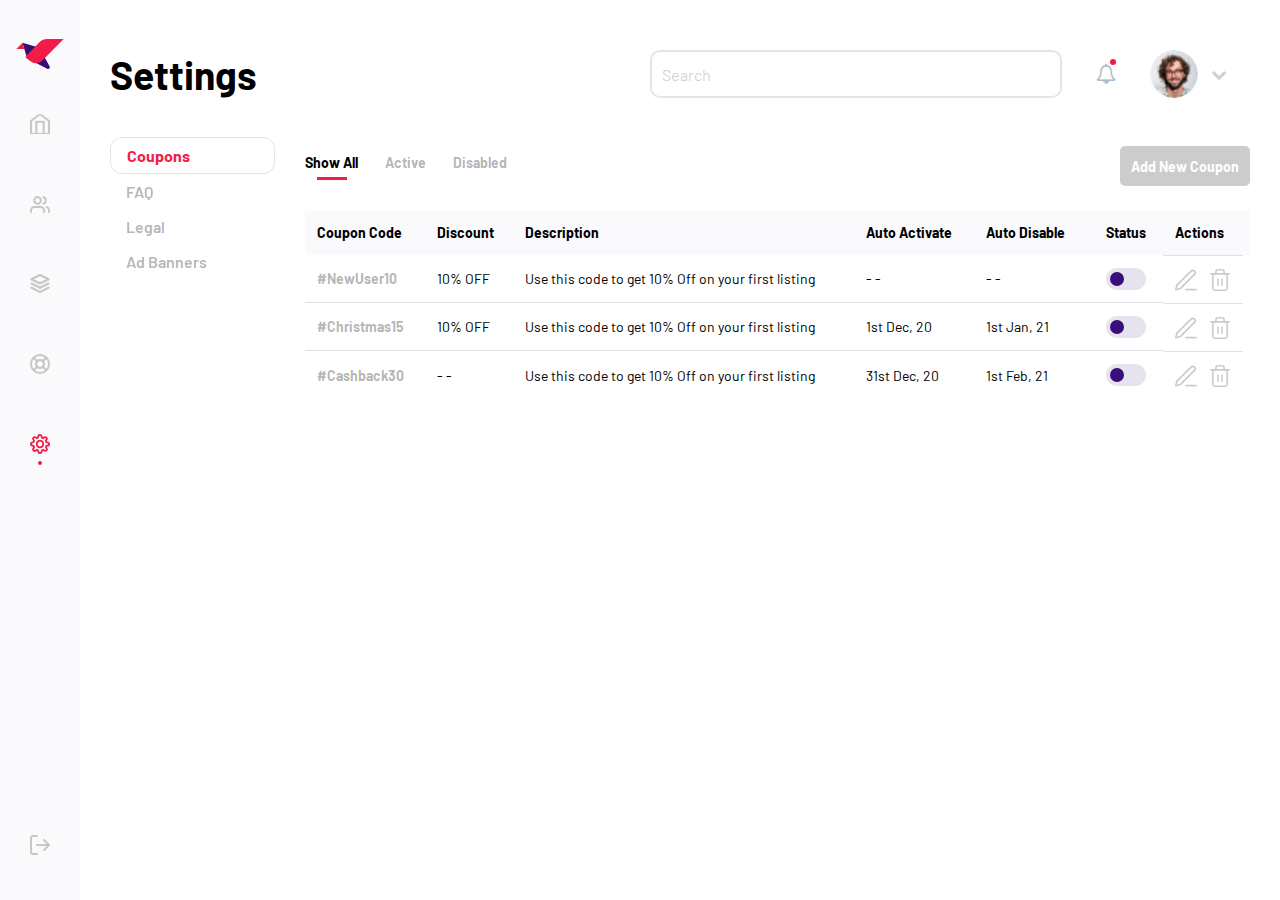
<file: settings.html>
<!DOCTYPE html>
<html lang="en">

<head>
    <meta charset="UTF-8">
    <meta http-equiv="X-UA-Compatible" content="IE=edge">
    <meta name="viewport" content="width=device-width, initial-scale=1.0">
    <title>Coupon</title>
    <!-- boostrap css -->
    <link rel="stylesheet" href="assets/css/bootstrap.css">
    <!-- custom style -->
    <link rel="stylesheet" href="assets/css/style.css">
    <!-- font awesome -->
    <link rel="stylesheet" href="https://cdnjs.cloudflare.com/ajax/libs/font-awesome/4.7.0/css/font-awesome.css"
    integrity="sha512-5A8nwdMOWrSz20fDsjczgUidUBR8liPYU+WymTZP1lmY9G6Oc7HlZv156XqnsgNUzTyMefFTcsFH/tnJE/+xBg=="
    crossorigin="anonymous" />
    <!-- bootstrap js -->
    <script src="assets/js/jquery.min.js"></script>
    <script src="assets/js/bootstrap.min.js"></script>
    <script src="assets/js/custom.js"></script>

</head>

<body>

    <div class="sidenav-wrapper">
        <div class="logo-wrapper">
            <a href="./dashboard.html"><img src="assets/images/logo/Logo.svg" alt=""></a>
        </div>

        <ul class="menu-option-wrapper">
            <li class="menu-item-wrapper">
                <a href="dashboard.html" class="menu-item">
                    <span class="dashboard-bg"></span>
                    <span class="dot"></span>
                </a>
            </li>
            <li class="menu-item-wrapper">
                <a href="all-user.html" class="menu-item">
                    <span class="user-bg"></span>
                    <span class="dot"></span>
                </a>
            </li>
            <li class="menu-item-wrapper ">
                <a href="listings.html" class="menu-item">
                    <span class="list-bg"></span>
                    <span class="dot"></span>
                </a>
            </li>
            <li class="menu-item-wrapper ">
                <a href="support.html" class="menu-item">
                    <span class="support-bg"></span>
                    <span class="dot"></span>
                </a>
            </li>
            <li class="menu-item-wrapper active">
                <a href="settings.html" class="menu-item">
                    <span class="setting-bg"></span>
                    <span class="dot"></span>
                </a>
            </li>
        </ul>
        <ul class="menu-option-wrapper logout-btn-wrapper">
            <li class="menu-item-wrapper ">
                <a href="#" class="menu-item">
                    <span class="logout-bg"></span>
                
                </a>
            </li>
        </ul>
    </div>


    <div class="main-content-wrapper ">
        <!-- Dashboard Top Menu Section -->
        <div class="dashborad-top-menu-wrapper  d-flex justify-content-between">
            <div class="welcome-msg-wrapper">
                <h4 class="user-name">Settings</h4>
            </div>
            <div class="search-box-wrapper">
                <ul class="search-box">
                    <li>
                        <input type="search" class="search-input input-field" placeholder="Search">
                    </li>
                    <li>
                        <a href="#" class="notification-icon">
                            <i class="fa fa-bell-o " aria-hidden="true"></i>
                            <span class="dot"></span>
                        </a>
                    </li>
                    <li>
                    <a href="#" class="user-profile">
                        <div class="profile-img">
                            <img src="assets/images/user-profile.png" alt="" class="rounded-circle">
                        </div>
                        <i class="fa fa-chevron-down" aria-hidden="true"></i>
                    </a>
                    </li>
                </ul>
            </div>
        </div>

        <!-- Dashboard Main Section -->
        <section class="dashboard-status-card-wrapper">

            <div class="row">
                <div class="col-lg-2">
                    <div class="dashboard-left-col">
                        <ul class="nav flex-column">
                            <li class="nav-item nav-active">
                              <a class="nav-link" href="./settings-coupon.html">Coupons</a>
                            </li>
                            <li class="nav-item">
                              <a class="nav-link" href="./settings-faq.html">FAQ</a>
                            </li>
                            <li class="nav-item">
                              <a class="nav-link" href="./settings-legal.html">Legal</a>
                            </li>
                            <li class="nav-item">
                              <a class="nav-link" href="./settings-ad-banner.html">Ad Banners</a>
                            </li>
                          </ul>
                    </div>
                </div>

                <div class="col-lg-10">
                    <div class="dashboard-right-col">

                        <ul class="user-menu-wrapper">
                            <div>
                                <li class="menu-itme">
                                    <a href="" class="menu active">
                                    Show All
                                    </a>
                                </li>
                                <li class="menu-itme ">
                                    <a href="" class="menu ">
                                    Active
                                    </a>
                                </li>
                                <li class="menu-itme">
                                    <a href="" class="menu">
                                    Disabled
                                    </a>
                                </li>
                            </div>
                            <div id="add-btn">
                                <button type="button" data-toggle="modal" data-target="#addCoupon">Add New Coupon</button>
                            </div>
                        </ul>

                        <div class="status-card-wrapper" id="coupon-page-table">
                            <div class="table-responsive-sm">          
                                <table class="table" id="settings-table">
                                    <thead class="thead-light">
                                        <tr class="t-row">
                                            <th class="tbl-head">Coupon Code</th>
                                            <th class="tbl-head">Discount</th>
                                            <th class="tbl-head">Description</th>
                                            <th class="tbl-head">Auto Activate</th>
                                            <th class="tbl-head">Auto Disable</th>
                                            <th class="tbl-head">Status</th>
                                            <th class="tbl-head">Actions</th>
                                        </tr>
                                    </thead>
                                    <tbody>
                                        <tr>
                                            <td class="tbl-data tbl-data-light">#NewUser10</td>
                                            <td class="tbl-data">10% OFF</td>
                                            <td class="tbl-data">Use this code to get 10% Off on your first listing</td>
                                            <td class="tbl-data">- -</td>
                                            <td class="tbl-data">- -</td>
                                            <td class="tbl-data">
                                                <label class="switch">
                                                    <input type="checkbox">
                                                    <span class="slider round"></span>
                                                </label>
                                            </td>
                                            <td class="actions">
                                                <a href="#"><img src="./assets/images/icons/Icon-feather-edit-3.svg" alt=""></a>
                                                <a href="#"><img src="./assets/images/icons/Icon-feather-trash-2.svg" alt=""></a>
                                            </td>
                                        </tr>

                                        <tr>
                                            <td class="tbl-data tbl-data-light">#Christmas15</td>
                                            <td class="tbl-data">10% OFF</td>
                                            <td class="tbl-data">Use this code to get 10% Off on your first listing</td>
                                            <td class="tbl-data">1st Dec, 20</td>
                                            <td class="tbl-data">1st Jan, 21</td>
                                            <td class="tbl-data">
                                                <label class="switch">
                                                    <input type="checkbox">
                                                    <span class="slider round"></span>
                                                </label>
                                            </td>
                                            <td class="actions">
                                                <a href="#"><img src="./assets/images/icons/Icon-feather-edit-3.svg" alt=""></a>
                                                <a href="#"><img src="./assets/images/icons/Icon-feather-trash-2.svg" alt=""></a>
                                            </td>
                                        </tr>

                                        <tr>
                                            <td class="tbl-data tbl-data-light">#Cashback30</td>
                                            <td class="tbl-data">- -</td>
                                            <td class="tbl-data">Use this code to get 10% Off on your first listing</td>
                                            <td class="tbl-data">31st Dec, 20</td>
                                            <td class="tbl-data">1st Feb, 21</td>
                                            <td class="tbl-data">
                                                <label class="switch">
                                                    <input type="checkbox">
                                                    <span class="slider round"></span>
                                                </label>
                                            </td>
                                            <td class="actions">
                                                <a href="#"><img src="./assets/images/icons/Icon-feather-edit-3.svg" alt=""></a>
                                                <a href="#"><img src="./assets/images/icons/Icon-feather-trash-2.svg" alt=""></a>
                                            </td>
                                        </tr>
                                    </tbody>
                                </table>
                            </div>
                        </div>

                    </div>
                </div>
            </div>
        </section>

    </div>

    <!-- Modal -->
<div class="modal right fade user-modal-wrapper modal-pedding" id="addCoupon" tabindex="-1" role="dialog" aria-labelledby="myModalLabel2">
    <div class="modal-dialog" role="document">
      <div class="modal-content">
  
        <div class="modal-header d-flex justify-content-between">
            <div class="close-btn-werapper">
                <button type="button" class="close" data-dismiss="modal" aria-label="Close">
                    <!-- <i class="fa fa-arrow-left" aria-hidden="true"></i> -->
                    <img src="./assets/images/icons/left-arrow.svg" alt="">
                </button>
            </div>
        </div>
  
        <div class="modal-body">
            <ul class="modal-lists">
                <li class="modal-list-item">
                    <div class="list-head">
                        <h1>Enter Coupon Code</h1>
                        <h2>No spaces</h2>
                    </div>
                    <div class="del-coupon">
                        <p>NewUser10</p>
                        <p>x  Code already in use</p>
                    </div>
                </li>

                <li class="modal-list-item item-m">
                    <div class="list-head">
                        <h1>Auto Active Date</h1>
                        <h2>Date/Month/Year</h2>
                    </div>
                    <p>22/11/2020</p>
                </li>

                <li class="modal-list-item item-m">
                    <div class="list-head">
                        <h1>Auto Disable Date</h1>
                        <h2>Date/Month/Year</h2>
                    </div>
                    <p>31/12/2020</p>
                </li>

                <li class="modal-list-item item-m">
                    <div class="list-head">
                        <h1>Max use count</h1>
                        <h2>Enter numeric value only</h2>
                    </div>
                    <p>500</p>
                </li>

                <li class="modal-list-item item-m">
                    <div class="list-head">
                        <h1>Enter Discount</h1>
                        <h2>Percentage value only</h2>
                    </div>
                    <p>10%</p>
                </li>

                <li class="modal-list-item item-m">
                    <div class="list-head">
                        <h1>Enter Cashback</h1>
                        <h2>Amount in Kr</h2>
                    </div>
                    <p>50 Kr</p>
                </li>

                <li class="modal-list-item model-desc item-m">
                    <div class="list-head">
                        <h1>Enter Description</h1>
                        <h2>158/200</h2>
                    </div>
                    <textarea id="list-desc" placeholder="Lorem ipsum dolor sit amet consectetur adipisicing elit."></textarea>
                </li>
            </ul>
  
            <div class="add-coupon-btn">
                <button type="button">Add Coupon Code</button>
            </div>
        </div>
  
      </div><!-- modal-content -->
    </div><!-- modal-dialog -->
  </div><!-- modal -->

</body>
</html>
</file>
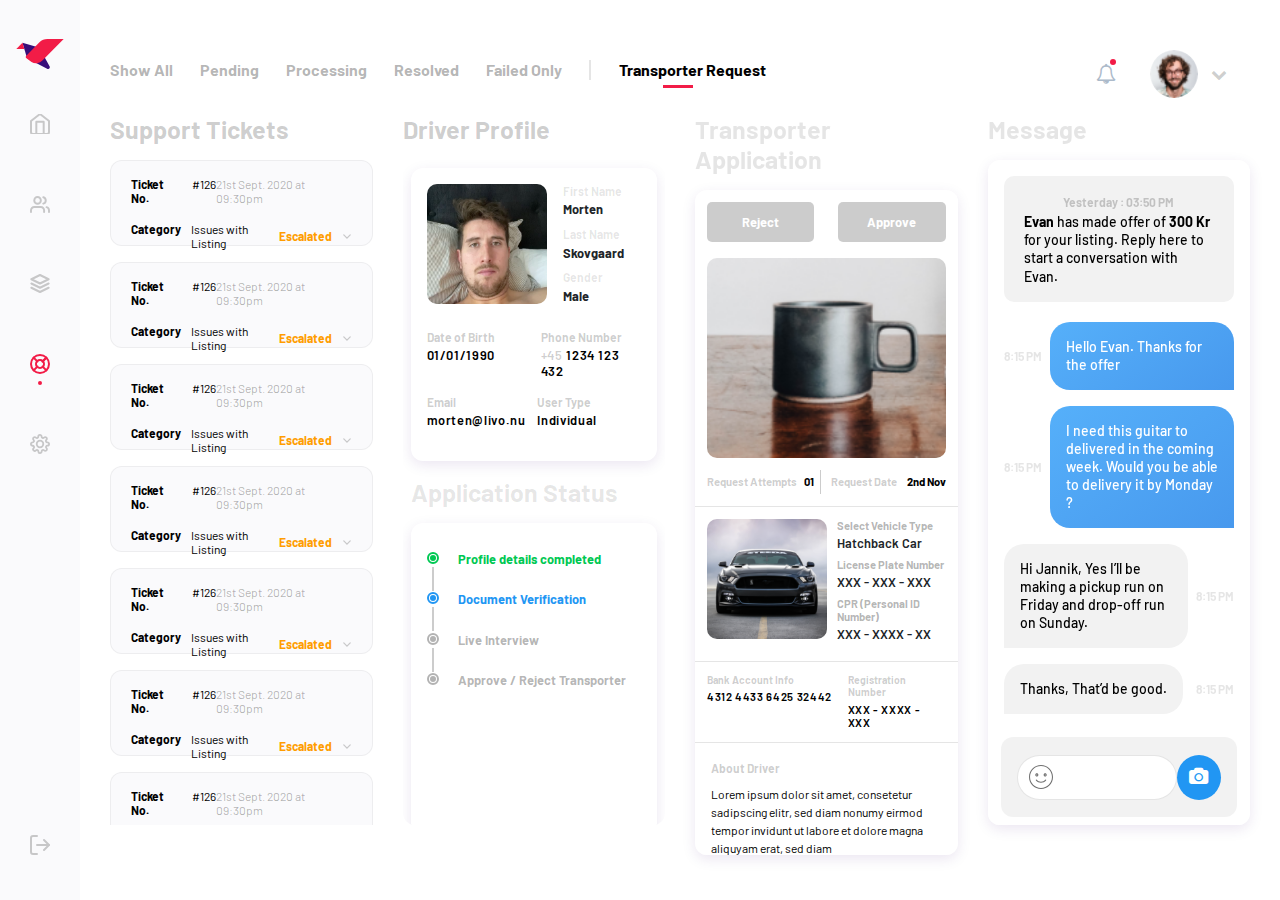
<file: support-transporter-request.html>
<!DOCTYPE html>
<html lang="en">

<head>
    <meta charset="UTF-8">
    <meta http-equiv="X-UA-Compatible" content="IE=edge">
    <meta name="viewport" content="width=device-width, initial-scale=1.0">
    <title>Transport Request Ticket</title>
    
    <!-- Boostrap CSS -->
    <link rel="stylesheet" href="assets/css/bootstrap.css">
    <!-- Custom Style -->
    <link rel="stylesheet" href="assets/css/style.css">
    <!-- Font Awesome -->
    <link rel="stylesheet" href="https://cdnjs.cloudflare.com/ajax/libs/font-awesome/4.7.0/css/font-awesome.css"
    integrity="sha512-5A8nwdMOWrSz20fDsjczgUidUBR8liPYU+WymTZP1lmY9G6Oc7HlZv156XqnsgNUzTyMefFTcsFH/tnJE/+xBg=="
    crossorigin="anonymous" />

    <!-- Bootstrap JS -->
    <script src="assets/js/jquery.min.js"></script>
    <script src="https://cdnjs.cloudflare.com/ajax/libs/popper.js/1.16.0/umd/popper.min.js"></script>
    <script src="assets/js/bootstrap.min.js"></script>
    <script src="assets/js/custom.js"></script>

</head>

<body>

    <!-- Side Navbar Start-->
    <div class="sidenav-wrapper">
        <div class="logo-wrapper">
            <a href="./dashboard.html"><img src="assets/images/logo/Logo.svg" alt=""></a>
        </div>

        <ul class="menu-option-wrapper">
            <li class="menu-item-wrapper ">
                <a href="dashboard.html" class="menu-item">
                    <span class="dashboard-bg"></span>
                    <span class="dot"></span>
                </a>
            </li>
            <li class="menu-item-wrapper  ">
                <a href="all-user.html" class="menu-item">
                    <span class="user-bg"></span>
                    <span class="dot"></span>
                </a>
            </li>
            <li class="menu-item-wrapper ">
                <a href="listings.html" class="menu-item">
                    <span class="list-bg"></span>
                    <span class="dot"></span>
                </a>
            </li>
            <li class="menu-item-wrapper active">
                <a href="support.html" class="menu-item">
                    <span class="support-bg"></span>
                    <span class="dot"></span>
                </a>
            </li>
            <li class="menu-item-wrapper ">
                <a href="settings.html" class="menu-item">
                    <span class="setting-bg"></span>
                    <span class="dot"></span>
                </a>
            </li>
            </ul>
            <ul class="menu-option-wrapper logout-btn-wrapper">
            <li class="menu-item-wrapper ">
                <a href="#" class="menu-item">
                    <span class="logout-bg"></span>
                </a>
            </li>
        </ul>
    </div>
    <!-- Side Navbar End -->


    <!-- Main Content Start -->
    <div class="main-content-wrapper ">
        <!-- Top Menu Start -->
        <div class="dashborad-top-menu-wrapper  d-flex justify-content-between">
            <section class="dashboard-status-card-wrapper ">
                <div class="row">
                    <div class="col-md-12 pr-0">
                        <ul class="user-menu-wrapper">
                            <li class="menu-itme ">
                                <a href="./support.html" class="menu">
                                    Show All
                                </a>
                            </li>
                            <li class="menu-itme ">
                                <a href="ongoing.html" class="menu ">
                                    Pending
                                </a>
                            </li>
                            <li class="menu-itme">
                                <a href="completed.html" class="menu">
                                    Processing
                                </a>
                            </li>
                            <li class="menu-itme">
                                <a href="completed.html" class="menu">
                                    Resolved
                                </a>
                            </li>
                            <li class="menu-itme">
                                <a href="completed.html" class="menu">
                                    Failed Only
                                </a>
                            </li>
                            <li class="menu-itme" id="transporter-menu">
                                <a href="./support-transporter-request.html" class="menu active">
                                    Transporter Request
                                </a>
                            </li>
                        </ul>                        
                    </div>
                </div>
            </section>

            <div class="search-box-wrapper">
                <ul class="search-box">
                    
                    <li>
                        <a href="#" class="notification-icon">
                            <i class="fa fa-bell-o " aria-hidden="true"></i>
                            <span class="dot"></span>
                        </a>
                    </li>
                    <li>
                        <a href="#" class="user-profile">
                            <div class="profile-img">
                                <img src="assets/images/user-profile.png" alt="" class="rounded-circle">
                            </div>
                            <i class="fa fa-chevron-down" aria-hidden="true"></i>
                        </a>
                    </li>
                </ul>
            </div>

        </div>
        <!-- Top Menu End -->


        <div class="dashboard-support-list">
            <div class="row">
                <!-- Column 1 -->
                <div class="col-md-3">
                    <h1 class="support-ticket-heading">Support Tickets</h1>
                    <div class="support-tickets custom-h over-flow-scroll">
                        
                        <ul class="support-ticket-list">
                            <li class="support-ticket-list-item">
                                <div class="ticket-details">
                                    <div class="ticket-no">
                                        <h1>Ticket No.</h1>
                                        <h2>#126</h2>
                                    </div>
                                    <p>21st Sept. 2020 at 09:30pm</p>
                                </div>

                                <div class="category-details">
                                    <div class="category-desc">
                                        <h1>Category</h1>
                                        <h2>Issues with Listing</h2>
                                    </div>
                                    <div class="select-wrapper">
                                        <div class="select">
                                            <div class="select__trigger">Escalated
                                                <!-- <div class="arrow"></div> -->
                                            </div>
                                            <div class="options">
                                                <span class="option selected" data-value="Escalated">Escalated</span>
                                                <span class="option" data-value="Pending">Pending</span>
                                                <span class="option" data-value="Failed">Failed</span>
                                                <span class="option" data-value="Resolved">Resolved</span>
                                            </div>
                                            <img src="./assets/images/icons/chevron-down.svg" alt="">
                                        </div>
                                        
                                    </div>
                                </div>
                            </li>

                            <li class="support-ticket-list-item">
                                <div class="ticket-details">
                                    <div class="ticket-no">
                                        <h1>Ticket No.</h1>
                                        <h2>#126</h2>
                                    </div>
                                    <p>21st Sept. 2020 at 09:30pm</p>
                                </div>

                                <div class="category-details">
                                    <div class="category-desc">
                                        <h1>Category</h1>
                                        <h2>Issues with Listing</h2>
                                    </div>
                                    <div class="select-wrapper">
                                        <div class="select">
                                            <div class="select__trigger">Escalated
                                                <!-- <div class="arrow"></div> -->
                                            </div>
                                            <div class="options">
                                                <span class="option selected" data-value="Escalated">Escalated</span>
                                                <span class="option" data-value="Pending">Pending</span>
                                                <span class="option" data-value="Failed">Failed</span>
                                                <span class="option" data-value="Resolved">Resolved</span>
                                            </div>
                                            <img src="./assets/images/icons/chevron-down.svg" alt="">
                                        </div>
                                        
                                    </div>
                                </div>
                            </li>

                            <li class="support-ticket-list-item">
                                <div class="ticket-details">
                                    <div class="ticket-no">
                                        <h1>Ticket No.</h1>
                                        <h2>#126</h2>
                                    </div>
                                    <p>21st Sept. 2020 at 09:30pm</p>
                                </div>

                                <div class="category-details">
                                    <div class="category-desc">
                                        <h1>Category</h1>
                                        <h2>Issues with Listing</h2>
                                    </div>
                                    <div class="select-wrapper">
                                        <div class="select">
                                            <div class="select__trigger">Escalated
                                                <!-- <div class="arrow"></div> -->
                                            </div>
                                            <div class="options">
                                                <span class="option selected" data-value="Escalated">Escalated</span>
                                                <span class="option" data-value="Pending">Pending</span>
                                                <span class="option" data-value="Failed">Failed</span>
                                                <span class="option" data-value="Resolved">Resolved</span>
                                            </div>
                                            <img src="./assets/images/icons/chevron-down.svg" alt="">
                                        </div>
                                        
                                    </div>
                                </div>
                            </li>

                            <li class="support-ticket-list-item">
                                <div class="ticket-details">
                                    <div class="ticket-no">
                                        <h1>Ticket No.</h1>
                                        <h2>#126</h2>
                                    </div>
                                    <p>21st Sept. 2020 at 09:30pm</p>
                                </div>

                                <div class="category-details">
                                    <div class="category-desc">
                                        <h1>Category</h1>
                                        <h2>Issues with Listing</h2>
                                    </div>
                                    <div class="select-wrapper">
                                        <div class="select">
                                            <div class="select__trigger">Escalated
                                                <!-- <div class="arrow"></div> -->
                                            </div>
                                            <div class="options">
                                                <span class="option selected" data-value="Escalated">Escalated</span>
                                                <span class="option" data-value="Pending">Pending</span>
                                                <span class="option" data-value="Failed">Failed</span>
                                                <span class="option" data-value="Resolved">Resolved</span>
                                            </div>
                                            <img src="./assets/images/icons/chevron-down.svg" alt="">
                                        </div>
                                        
                                    </div>
                                </div>
                            </li>

                            <li class="support-ticket-list-item">
                                <div class="ticket-details">
                                    <div class="ticket-no">
                                        <h1>Ticket No.</h1>
                                        <h2>#126</h2>
                                    </div>
                                    <p>21st Sept. 2020 at 09:30pm</p>
                                </div>

                                <div class="category-details">
                                    <div class="category-desc">
                                        <h1>Category</h1>
                                        <h2>Issues with Listing</h2>
                                    </div>
                                    <div class="select-wrapper">
                                        <div class="select">
                                            <div class="select__trigger">Escalated
                                                <!-- <div class="arrow"></div> -->
                                            </div>
                                            <div class="options">
                                                <span class="option selected" data-value="Escalated">Escalated</span>
                                                <span class="option" data-value="Pending">Pending</span>
                                                <span class="option" data-value="Failed">Failed</span>
                                                <span class="option" data-value="Resolved">Resolved</span>
                                            </div>
                                            <img src="./assets/images/icons/chevron-down.svg" alt="">
                                        </div>
                                        
                                    </div>
                                </div>
                            </li>

                            <li class="support-ticket-list-item">
                                <div class="ticket-details">
                                    <div class="ticket-no">
                                        <h1>Ticket No.</h1>
                                        <h2>#126</h2>
                                    </div>
                                    <p>21st Sept. 2020 at 09:30pm</p>
                                </div>

                                <div class="category-details">
                                    <div class="category-desc">
                                        <h1>Category</h1>
                                        <h2>Issues with Listing</h2>
                                    </div>
                                    <div class="select-wrapper">
                                        <div class="select">
                                            <div class="select__trigger">Escalated
                                                <!-- <div class="arrow"></div> -->
                                            </div>
                                            <div class="options">
                                                <span class="option selected" data-value="Escalated">Escalated</span>
                                                <span class="option" data-value="Pending">Pending</span>
                                                <span class="option" data-value="Failed">Failed</span>
                                                <span class="option" data-value="Resolved">Resolved</span>
                                            </div>
                                            <img src="./assets/images/icons/chevron-down.svg" alt="">
                                        </div>
                                        
                                    </div>
                                </div>
                            </li>

                            <li class="support-ticket-list-item">
                                <div class="ticket-details">
                                    <div class="ticket-no">
                                        <h1>Ticket No.</h1>
                                        <h2>#126</h2>
                                    </div>
                                    <p>21st Sept. 2020 at 09:30pm</p>
                                </div>

                                <div class="category-details">
                                    <div class="category-desc">
                                        <h1>Category</h1>
                                        <h2>Issues with Listing</h2>
                                    </div>
                                    <div class="select-wrapper">
                                        <div class="select">
                                            <div class="select__trigger">Escalated
                                                <!-- <div class="arrow"></div> -->
                                            </div>
                                            <div class="options">
                                                <span class="option selected" data-value="Escalated">Escalated</span>
                                                <span class="option" data-value="Pending">Pending</span>
                                                <span class="option" data-value="Failed">Failed</span>
                                                <span class="option" data-value="Resolved">Resolved</span>
                                            </div>
                                            <img src="./assets/images/icons/chevron-down.svg" alt="">
                                        </div>
                                        
                                    </div>
                                </div>
                            </li>

                            <li class="support-ticket-list-item">
                                <div class="ticket-details">
                                    <div class="ticket-no">
                                        <h1>Ticket No.</h1>
                                        <h2>#126</h2>
                                    </div>
                                    <p>21st Sept. 2020 at 09:30pm</p>
                                </div>

                                <div class="category-details">
                                    <div class="category-desc">
                                        <h1>Category</h1>
                                        <h2>Issues with Listing</h2>
                                    </div>
                                    <div class="select-wrapper">
                                        <div class="select">
                                            <div class="select__trigger">Escalated
                                                <!-- <div class="arrow"></div> -->
                                            </div>
                                            <div class="options">
                                                <span class="option selected" data-value="Escalated">Escalated</span>
                                                <span class="option" data-value="Pending">Pending</span>
                                                <span class="option" data-value="Failed">Failed</span>
                                                <span class="option" data-value="Resolved">Resolved</span>
                                            </div>
                                            <img src="./assets/images/icons/chevron-down.svg" alt="">
                                        </div>
                                        
                                    </div>
                                </div>
                            </li>
                        </ul>

                    </div>
                </div>

                <!-- Column 2 -->
                <div class="col-md-3">
                    <h1 class="user-details-heading">Driver Profile</h1>
                    <div class="user-detail-column custom-h over-flow-scroll">
                        <div class="user-details">
                            <div class="sender">
                                <div class="driver-details">
                                    <div class="driver-image">
                                        <img src="./assets/images/Rectangle-5334.png" alt="">
                                    </div>
                                    
                                    <div class="driver-name">
                                        <div>
                                            <h1>First Name</h1>
                                            <h2>Morten</h2>
                                        </div>
                                        <div>
                                            <h1>Last Name</h1>
                                            <h2>Skovgaard</h2>
                                        </div>
                                        <div>
                                            <h1>Gender</h1>
                                            <h2>Male</h2>
                                        </div>
                                    </div>

                                </div>
                            </div>

                            <div class="driver-content">
                                <div class="driver-info">
                                    <div class="dob-info">
                                        <h1>Date of Birth</h1>
                                        <h2>01/01/1990</h2>
                                    </div>
                                    <div class="phn-num">
                                        <h1>Phone Number</h1>
                                        <h2><span>+45</span> 1234 123 432</h2>
                                    </div>
                                </div>

                                <div class="driver-info">
                                    <div class="email-info">
                                        <h1>Email</h1>
                                        <h2>morten@livo.nu</h2>
                                    </div>
                                    <div class="stats">
                                        <h1>User Type</h1>
                                        <h2>Individual</h2>
                                    </div>
                                </div>
                            </div>

                        </div>
                   
                        <h1 class="status-heading">Application Status</h1>
                        <div class="status">
                            <ul class="status-list">
                                <li class="status-list-item selected">
                                    <div class="circle">
                                        <div class="dot"></div>
                                    </div>
                                    Profile details completed
                                </li>

                                <li class="status-list-item approved">
                                    <div class="circle">
                                        <div class="dot"></div>
                                    </div>
                                    Document Verification
                                </li>

                                <li class="status-list-item">
                                    <div class="circle">
                                        <div class="dot"></div>
                                    </div>
                                    Live Interview
                                </li>

                                <li class="status-list-item">
                                    <div class="circle">
                                        <div class="dot"></div>
                                    </div>
                                    Approve / Reject Transporter
                                </li>

                            </ul>
                        </div>
                    </div>
                     
                </div>

                <!-- Column 3-->
                <div class="col-md-3">
                    <h1 class="listing-details-heading">Transporter Application</h1>
                    <div class="transport-app custom-h over-flow-scroll">
                        <div class="select-option">
                            <a href="#">Reject</a>
                            <a href="#">Approve</a>
                        </div>

                        
                        <div class="img-box">
                            <img src="./assets/images/Rectangle4966.png" alt="">
                        </div>
                        
                        <div class="request">
                            <div class="request-details">
                                <h1>Request Attempts</h1>
                                <p>01</p>
                            </div>
                            <div class="request-details">
                                <h1>Request Date</h1>
                                <p>2nd Nov</p>
                            </div>
                        </div>

                        <div class="product-info">
                            <div class="sender">
                                <div class="vehicle-details">
                                    <div class="vehicle-image">
                                        <img src="./assets/images/product-img/Rectangle-5337.png" alt="">
                                    </div>
                                    
                                    <div class="driver-name">
                                        <div class="vehicle-info">
                                            <h1>Select Vehicle Type</h1>
                                            <h2>Hatchback Car</h2>
                                        </div>
                                        <div class="vehicle-info">
                                            <h1>License Plate Number</h1>
                                            <h2>XXX - XXX - XXX</h2>
                                        </div>
                                        <div class="vehicle-info">
                                            <h1>CPR (Personal ID Number)</h1>
                                            <h2>XXX - XXXX - XX</h2>
                                        </div>
                                    </div>
                                </div>
                            </div>
    
                            <div class="driver-content">
                                <div class="driver-info">
                                    <div class="dob-info">
                                        <h1>Bank Account Info</h1>
                                        <h2>4312 4433 6425 32442</h2>
                                    </div>
                                    <div class="phn-num">
                                        <h1>Registration Number</h1>
                                        <h2>XXX - XXXX - XXX</h2>
                                    </div>
                                </div>
                            </div>
                        </div>

                        <div class="about-driver">
                            <h1>About Driver</h1>
                            <p> 
                                Lorem ipsum dolor sit amet, consetetur sadipscing elitr, 
                                sed diam nonumy eirmod tempor invidunt ut labore et dolore 
                                magna aliquyam erat, sed diam
                            </p>
                        </div>
                        

                    </div>
                    
                </div>

                <!-- Column 4 -->
                <div class="col-md-3">
                    <h1 class="message-heading">Message</h1>
                    <div class="pre-order-message-wrapper custom-h over-flow-scroll">
                        
                        <div class="right-site-message-wrapper">
                            <div class="message-wrapper">

                                <div class="message-notification">
                                    <h4>Yesterday : 03:50 PM</h4>
                                    <p>
                                        <strong>Evan</strong> has made offer of <strong>300 Kr</strong> for your listing.
                                        Reply here to start a conversation with Evan.
                                    </p>
                                </div>


                                <div class="msg-box-wrapper receiver-wrapper">    
                                    <div class="msg-wrapper">
                                        <p>
                                            Hello Evan.
                                            Thanks for the offer
                                        </p>
                                    </div>
                                    <span class="msg-time">8:15 PM</span>
                                </div>

                                <div class="msg-box-wrapper receiver-wrapper ">        
                                    <div class="msg-wrapper">
                                        <p>
                                            I need this guitar to delivered in
                                            the coming week. 
                                            Would you be able to delivery it by 
                                            Monday ?
                                        </p>
                                    </div>
                                    <span class="msg-time">8:15 PM</span>
                                </div>
                                
                                <div class="msg-box-wrapper sender-wrapper">
                                    <div class="msg-wrapper">
                                        <p> 
                                            Hi Jannik,
                                            Yes I’ll be making a pickup run on Friday and drop-off run on Sunday.
                                        </p>
                                    </div>
                                    <span class="msg-time">8:15 PM</span>
                                </div>

                                <div class="msg-box-wrapper sender-wrapper ">    
                                    <div class="msg-wrapper">
                                        <p>
                                            Thanks,
                                            That’d be good.
                                        </p>
                                    </div>
                                    <span class="msg-time">8:15 PM</span>
                                </div>

                                <div class="msg-box-wrapper receiver-wrapper ">
                                    <div class="msg-wrapper">
                                        <p>
                                            I need this guitar to delivered in
                                            the coming week. 
                                            Would you be able to delivery it by 
                                            Monday ?
                                        </p>
                                    </div>
                                    <span class="msg-time">8:15 PM</span>
                                </div>


                            </div>

                            <div class="msg-type-box-wrapper align-items-center">
                                <!-- <div class="user-icon">
                                <img src="assets/images/user-profile.png" alt="">
                                </div> -->
                                <div class="input-type-box">
                                    <input type="text ">
                                    <label for="select-file" class="msg-select-file">
                                        <input type="file" class="image-icon" id="select-file">
                                        <i class="fa fa-camera" style="font-size:24px;color: #fff;"></i>
                                    </label>
                                </div>

                                <!-- <div class="msg-send-btn-wrapper">
                                    <button class="msg-send-btn"></button>
                                </div> -->
                            </div>
                        </div>
                            
                    </div>
                    
                </div>


            </div>
        </div>
    </div>


    <script src="assets/js/custom.js"></script>

</body>
</html>
</file>
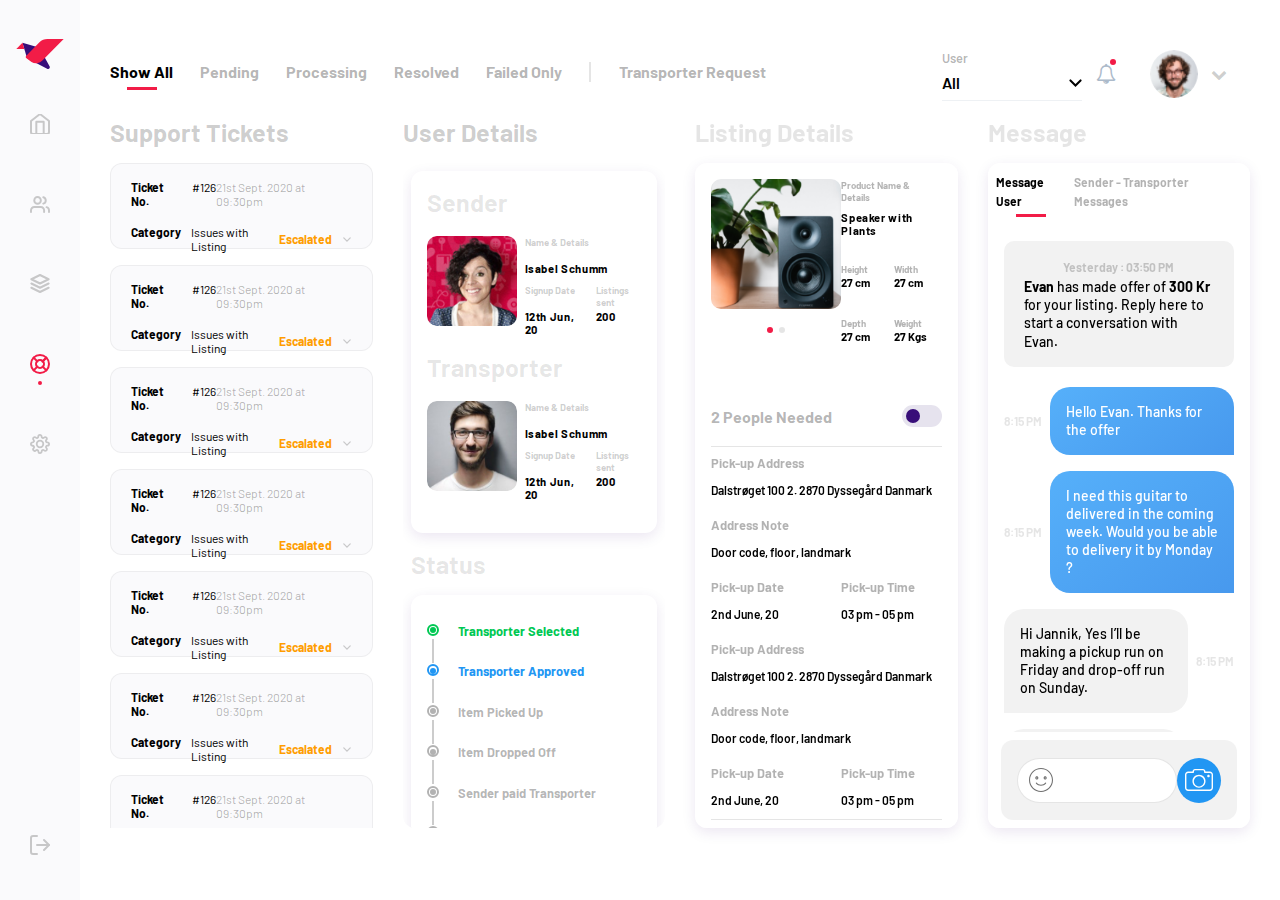
<file: support.html>
<!DOCTYPE html>
<html lang="en">

<head>
    <meta charset="UTF-8">
    <meta http-equiv="X-UA-Compatible" content="IE=edge">
    <meta name="viewport" content="width=device-width, initial-scale=1.0">
    <title>Support Messenger</title>
    
    <!-- boostrap css -->
    <link rel="stylesheet" href="assets/css/bootstrap.css">
    <!-- custom style -->
    <link rel="stylesheet" href="assets/css/style.css">
    <!-- font awesome -->
    <link rel="stylesheet" href="https://cdnjs.cloudflare.com/ajax/libs/font-awesome/4.7.0/css/font-awesome.css"
    integrity="sha512-5A8nwdMOWrSz20fDsjczgUidUBR8liPYU+WymTZP1lmY9G6Oc7HlZv156XqnsgNUzTyMefFTcsFH/tnJE/+xBg=="
    crossorigin="anonymous" />
    <!-- bootstrap js -->
    <script src="assets/js/jquery.min.js"></script>
    <script src="https://cdnjs.cloudflare.com/ajax/libs/popper.js/1.16.0/umd/popper.min.js"></script>
    <script src="assets/js/bootstrap.min.js"></script>
    

</head>

<body>

    <!-- Side Navbar Start-->
    <div class="sidenav-wrapper">
        <div class="logo-wrapper">
            <a href="./dashboard.html"><img src="assets/images/logo/Logo.svg" alt=""></a>
        </div>

        <ul class="menu-option-wrapper">
            <li class="menu-item-wrapper ">
                <a href="dashboard.html" class="menu-item">
                    <span class="dashboard-bg"></span>
                    <span class="dot"></span>
                </a>
            </li>
            <li class="menu-item-wrapper">
                <a href="all-user.html" class="menu-item">
                    <span class="user-bg"></span>
                    <span class="dot"></span>
                </a>
            </li>
            <li class="menu-item-wrapper ">
                <a href="listings.html" class="menu-item">
                    <span class="list-bg"></span>
                    <span class="dot"></span>
                </a>
            </li>
            <li class="menu-item-wrapper active">
                <a href="support.html" class="menu-item">
                    <span class="support-bg"></span>
                    <span class="dot"></span>
                </a>
            </li>
            <li class="menu-item-wrapper ">
                <a href="settings.html" class="menu-item">
                    <span class="setting-bg"></span>
                    <span class="dot"></span>
                </a>
            </li>
        </ul>
        <ul class="menu-option-wrapper logout-btn-wrapper">
            <li class="menu-item-wrapper ">
                <a href="#" class="menu-item">
                    <span class="logout-bg"></span>
                </a>
            </li>
        </ul>
    </div>
    <!-- Side Navbar End -->


    <div class="main-content-wrapper ">
        <div class="dashborad-top-menu-wrapper  d-flex justify-content-between">
            <section class="dashboard-status-card-wrapper ">
                <div class="row">
                    <div class="col-md-12 pr-0">
                        <ul class="user-menu-wrapper">
                            <li class="menu-itme">
                                <a href="./support.html" class="menu active">
                                    Show All
                                </a>
                            </li>
                            <li class="menu-itme ">
                                <a href="ongoing.html" class="menu ">
                                    Pending
                                </a>
                            </li>
                            <li class="menu-itme">
                                <a href="completed.html" class="menu">
                                    Processing
                                </a>
                            </li>
                            <li class="menu-itme">
                                <a href="completed.html" class="menu">
                                    Resolved
                                </a>
                            </li>
                            <li class="menu-itme">
                                <a href="completed.html" class="menu">
                                    Failed Only
                                </a>
                            </li>
                            <li class="menu-itme" id="transporter-menu">
                                <a href="./support-transporter-request.html" class="menu">
                                    Transporter Request
                                </a>
                            </li>
                        </ul>                        
                    </div>
                </div>
            </section>

            <div class="search-box-wrapper">
                <ul class="search-box">

                    <div class="form-group" id="user-drop-btn">
                        <p>User</p>
                        <div class="drop-btn" id="user-btn">
                            <div class="select-btn new-ticket">
                                <div class="btn__trigger">All</div>
                                <div class="btn-options">
                                    <span class="btn-option" data-value="All">All</span>
                                    <span class="btn-option" data-value="Sender">Sender</span>
                                    <span class="btn-option" data-value="Transporter">Transporter</span>
                                </div>
                                <img src="./assets/images/icons/chevron-down-black.svg" alt="">
                            </div>
                        </div>
                    </div>

                    <li>
                        <a href="#" class="notification-icon">
                            <i class="fa fa-bell-o " aria-hidden="true"></i>
                            <span class="dot"></span>
                        </a>
                    </li>
                    <li>
                        <a href="#" class="user-profile">
                            <div class="profile-img">
                                <img src="assets/images/user-profile.png" alt="" class="rounded-circle">
                            </div>
                            <i class="fa fa-chevron-down" aria-hidden="true"></i>
                        </a>
                    </li>
                </ul>
            </div>

        </div>


        <div class="dashboard-support-list">
            <div class="row">
                <!-- Column 1 -->
                <div class="col-md-3 col-lg-3">
                    <h1 class="support-ticket-heading">Support Tickets</h1>
                    
                    <div class="support-tickets custom-h over-flow-scroll">
                        <ul class="support-ticket-list">

                            <li class="support-ticket-list-item">
                                <div class="ticket-details">
                                    <div class="ticket-no">
                                        <h1>Ticket No.</h1>
                                        <h2>#126</h2>
                                    </div>
                                    <p>21st Sept. 2020 at 09:30pm</p>
                                </div>

                                <div class="category-details">
                                    <div class="category-desc">
                                        <h1>Category</h1>
                                        <h2>Issues with Listing</h2>
                                    </div>

                                    <div class="select-wrapper">
                                        <div class="select">
                                            <div class="select__trigger">Escalated
                                                <!-- <div class="arrow"></div> -->
                                            </div>
                                            <div class="options">
                                                <span class="option selected" data-value="Escalated">Escalated</span>
                                                <span class="option" data-value="Pending">Pending</span>
                                                <span class="option" data-value="Failed">Failed</span>
                                                <span class="option" data-value="Resolved">Resolved</span>
                                            </div>
                                            <img src="./assets/images/icons/chevron-down.svg" alt="">
                                        </div>
                                        
                                    </div>
                                    
                                </div>
                            </li>

                            <li class="support-ticket-list-item">
                                <div class="ticket-details">
                                    <div class="ticket-no">
                                        <h1>Ticket No.</h1>
                                        <h2>#126</h2>
                                    </div>
                                    <p>21st Sept. 2020 at 09:30pm</p>
                                </div>

                                <div class="category-details">
                                    <div class="category-desc">
                                        <h1>Category</h1>
                                        <h2>Issues with Listing</h2>
                                    </div>
                                    <div class="select-wrapper">
                                        <div class="select">
                                            <div class="select__trigger">Escalated
                                                <!-- <div class="arrow"></div> -->
                                            </div>
                                            <div class="options">
                                                <span class="option selected" data-value="Escalated">Escalated</span>
                                                <span class="option" data-value="Pending">Pending</span>
                                                <span class="option" data-value="Failed">Failed</span>
                                                <span class="option" data-value="Resolved">Resolved</span>
                                            </div>
                                            <img src="./assets/images/icons/chevron-down.svg" alt="">
                                        </div>
                                        
                                    </div>
                                </div>

                                <!-- <div class="category-details">
                                    <div class="category-desc">
                                        <h1>Description</h1>
                                    </div>
                                </div> -->
                                
                            </li>

                            <li class="support-ticket-list-item">
                                <div class="ticket-details">
                                    <div class="ticket-no">
                                        <h1>Ticket No.</h1>
                                        <h2>#126</h2>
                                    </div>
                                    <p>21st Sept. 2020 at 09:30pm</p>
                                </div>

                                <div class="category-details">
                                    <div class="category-desc">
                                        <h1>Category</h1>
                                        <h2>Issues with Listing</h2>
                                    </div>
                                    <div class="select-wrapper">
                                        <div class="select">
                                            <div class="select__trigger">Escalated
                                                <!-- <div class="arrow"></div> -->
                                            </div>
                                            <div class="options">
                                                <span class="option selected" data-value="Escalated">Escalated</span>
                                                <span class="option" data-value="Pending">Pending</span>
                                                <span class="option" data-value="Failed">Failed</span>
                                                <span class="option" data-value="Resolved">Resolved</span>
                                            </div>
                                            <img src="./assets/images/icons/chevron-down.svg" alt="">
                                        </div>
                                        
                                    </div>
                                </div>
                            </li>

                            <li class="support-ticket-list-item">
                                <div class="ticket-details">
                                    <div class="ticket-no">
                                        <h1>Ticket No.</h1>
                                        <h2>#126</h2>
                                    </div>
                                    <p>21st Sept. 2020 at 09:30pm</p>
                                </div>

                                <div class="category-details">
                                    <div class="category-desc">
                                        <h1>Category</h1>
                                        <h2>Issues with Listing</h2>
                                    </div>
                                    <div class="select-wrapper">
                                        <div class="select">
                                            <div class="select__trigger">Escalated
                                                <!-- <div class="arrow"></div> -->
                                            </div>
                                            <div class="options">
                                                <span class="option selected" data-value="Escalated">Escalated</span>
                                                <span class="option" data-value="Pending">Pending</span>
                                                <span class="option" data-value="Failed">Failed</span>
                                                <span class="option" data-value="Resolved">Resolved</span>
                                            </div>
                                            <img src="./assets/images/icons/chevron-down.svg" alt="">
                                        </div>
                                        
                                    </div>
                                </div>
                            </li>

                            <li class="support-ticket-list-item">
                                <div class="ticket-details">
                                    <div class="ticket-no">
                                        <h1>Ticket No.</h1>
                                        <h2>#126</h2>
                                    </div>
                                    <p>21st Sept. 2020 at 09:30pm</p>
                                </div>

                                <div class="category-details">
                                    <div class="category-desc">
                                        <h1>Category</h1>
                                        <h2>Issues with Listing</h2>
                                    </div>
                                    <div class="select-wrapper">
                                        <div class="select">
                                            <div class="select__trigger">Escalated
                                                <!-- <div class="arrow"></div> -->
                                            </div>
                                            <div class="options">
                                                <span class="option selected" data-value="Escalated">Escalated</span>
                                                <span class="option" data-value="Pending">Pending</span>
                                                <span class="option" data-value="Failed">Failed</span>
                                                <span class="option" data-value="Resolved">Resolved</span>
                                            </div>
                                            <img src="./assets/images/icons/chevron-down.svg" alt="">
                                        </div>
                                        
                                    </div>
                                </div>
                            </li>

                            <li class="support-ticket-list-item">
                                <div class="ticket-details">
                                    <div class="ticket-no">
                                        <h1>Ticket No.</h1>
                                        <h2>#126</h2>
                                    </div>
                                    <p>21st Sept. 2020 at 09:30pm</p>
                                </div>

                                <div class="category-details">
                                    <div class="category-desc">
                                        <h1>Category</h1>
                                        <h2>Issues with Listing</h2>
                                    </div>
                                    <div class="select-wrapper">
                                        <div class="select">
                                            <div class="select__trigger">Escalated
                                                <!-- <div class="arrow"></div> -->
                                            </div>
                                            <div class="options">
                                                <span class="option selected" data-value="Escalated">Escalated</span>
                                                <span class="option" data-value="Pending">Pending</span>
                                                <span class="option" data-value="Failed">Failed</span>
                                                <span class="option" data-value="Resolved">Resolved</span>
                                            </div>
                                            <img src="./assets/images/icons/chevron-down.svg" alt="">
                                        </div>
                                        
                                    </div>
                                </div>
                            </li>

                            <li class="support-ticket-list-item">
                                <div class="ticket-details">
                                    <div class="ticket-no">
                                        <h1>Ticket No.</h1>
                                        <h2>#126</h2>
                                    </div>
                                    <p>21st Sept. 2020 at 09:30pm</p>
                                </div>

                                <div class="category-details">
                                    <div class="category-desc">
                                        <h1>Category</h1>
                                        <h2>Issues with Listing</h2>
                                    </div>
                                    <div class="select-wrapper">
                                        <div class="select">
                                            <div class="select__trigger">Escalated
                                                <!-- <div class="arrow"></div> -->
                                            </div>
                                            <div class="options">
                                                <span class="option selected" data-value="Escalated">Escalated</span>
                                                <span class="option" data-value="Pending">Pending</span>
                                                <span class="option" data-value="Failed">Failed</span>
                                                <span class="option" data-value="Resolved">Resolved</span>
                                            </div>
                                            <img src="./assets/images/icons/chevron-down.svg" alt="">
                                        </div>
                                        
                                    </div>
                                </div>
                            </li>

                            <li class="support-ticket-list-item">
                                <div class="ticket-details">
                                    <div class="ticket-no">
                                        <h1>Ticket No.</h1>
                                        <h2>#126</h2>
                                    </div>
                                    <p>21st Sept. 2020 at 09:30pm</p>
                                </div>

                                <div class="category-details">
                                    <div class="category-desc">
                                        <h1>Category</h1>
                                        <h2>Issues with Listing</h2>
                                    </div>
                                    <div class="select-wrapper">
                                        <div class="select">
                                            <div class="select__trigger">Escalated
                                                <!-- <div class="arrow"></div> -->
                                            </div>
                                            <div class="options">
                                                <span class="option selected" data-value="Escalated">Escalated</span>
                                                <span class="option" data-value="Pending">Pending</span>
                                                <span class="option" data-value="Failed">Failed</span>
                                                <span class="option" data-value="Resolved">Resolved</span>
                                            </div>
                                            <img src="./assets/images/icons/chevron-down.svg" alt="">
                                        </div>
                                        
                                    </div>
                                </div>
                            </li>
                            

                        </ul>
                    </div>
                </div>

                <!-- Column 2 -->
                <div class="col-md-3 col-lg-3">
                    <h1 class="user-details-heading">User Details</h1>
                    <div class="user-detail-column custom-h over-flow-scroll">
                        <div class="user-details">
                            <div class="sender">
                                <h1>Sender</h1>
                                <div class="sender-details">
                                    <div class="sender-image">
                                        <img src="./assets/images/Rectangle5090.png" alt="">
                                    </div>
                                   
                                    <div class="sender-content">

                                        <div class="sender-name">
                                            <h1>Name & Details</h1>
                                            <h2>Isabel Schumm</h2>
                                        </div>
                                        <div class="sender-date">
                                            <div class="date">
                                                <h1>Signup Date</h1>
                                                <h2>12th Jun, 20</h2>
                                            </div>
                                            <div class="sender-status">
                                                <h1>Listings sent</h1>
                                                <h2>200</h2>
                                            </div>
                                        </div>
                                    </div>
                                </div>
                            </div>

                            <div class="transporter">
                                <h1>Transporter</h1>
                                <div class="sender-details">
                                    <div class="sender-image">
                                        <img src="./assets/images/Rectangle5067.png" alt="">
                                    </div>
                                    
                                    <div class="sender-content">

                                        <div class="sender-name">
                                            <h1>Name & Details</h1>
                                            <h2>Isabel Schumm</h2>
                                        </div>
                                        <div class="sender-date">
                                            <div class="date">
                                                <h1>Signup Date</h1>
                                                <h2>12th Jun, 20</h2>
                                            </div>
                                            <div class="sender-status">
                                                <h1>Listings sent</h1>
                                                <h2>200</h2>
                                            </div>
                                        </div>
                                    </div>
                                </div>
                            </div>
                        </div>
                       
                   
                        <h1 class="status-heading">Status</h1>
                        <div class="status">
                            <ul class="status-list">
                                <li class="status-list-item selected">
                                    <div class="circle">
                                        <div class="dot"></div>
                                    </div>
                                    Transporter Selected
                                </li>

                                <li class="status-list-item approved">
                                    <div class="circle">
                                        <div class="dot"></div>
                                    </div>
                                    Transporter Approved
                                </li>

                                <li class="status-list-item">
                                    <div class="circle">
                                        <div class="dot"></div>
                                    </div>
                                    Item Picked Up
                                </li>

                                <li class="status-list-item">
                                    <div class="circle">
                                        <div class="dot"></div>
                                    </div>
                                    Item Dropped Off
                                </li>

                                <li class="status-list-item">
                                    <div class="circle">
                                        <div class="dot"></div>
                                    </div>
                                    Sender paid Transporter
                                </li>

                                <li class="status-list-item">
                                    <div class="circle">
                                        <div class="dot"></div>
                                    </div>
                                    Listing Completed
                                </li>
                            </ul>
                        </div>
                    </div>
                </div>

                <!-- Column 3-->
                <div class=" col-md-3 col-lg-3">
                    <h1 class="listing-details-heading">Listing Details</h1>
                    <div>
                    <div class="listing-details custom-h over-flow-scroll">
                        
                        <!-- Product Image Detail Wrapper-->
                        <div class="product-img-detail-wraper">
                            <div class="row">
                                <div class="col-md-6">
                                    <div class="img-slide-wrapper">
                                        <div id="carouselIndicators" class="carousel slide" data-ride="carousel">
                                            <ol class="carousel-indicators">
                                                <li data-target="#carouselIndicators" data-slide-to="0" class="active"></li>
                                                <li data-target="#carouselIndicators" data-slide-to="1"></li>
                                            </ol>
                                            <div class="carousel-inner">
                                                <div class="carousel-item active">
                                                    <img class="d-block w-100 border-r-10" src="assets/images/product-img/Rectangle-5108.png" alt="First slide">
                                                </div>
                                                <div class="carousel-item">
                                                    <img class="d-block w-100 border-r-10" src="assets/images/product-img/Rectangle-5108.png" alt="Second slide">
                                                </div>
                                            </div>
                                            
                                        </div>
                                    </div>
                                </div>

                                <div class="col-md-6">
                                    <div class="row product-detail-row">
                                        <div class="col-md-12">
                                            <div class="product-title">
                                                <p>Product Name & Details</p>
                                                <h1>Speaker with Plants</h1>
                                            </div>
                                        </div>

                                        <div class="col-md-12">
                                            <div class="row">
                                                <div class="col-sm-12">
                                                    <div class="product-specs">
                                                        <div class="product-height">
                                                            <p class="prod-spec-title">Height</p>
                                                            <h1 class="prod-spec-detail">27 cm</h1>
                                                        </div>
                                                        <div class="product-width">
                                                            <p class="prod-spec-title">Width</p>
                                                            <h1 class="prod-spec-detail">27 cm</h1>
                                                        </div>
                                                    </div>
                                                </div>
                                            </div>

                                            <div class="row">
                                                <div class="col-sm-12">
                                                    <div class="product-specs">
                                                        <div class="product-depth">
                                                            <p class="prod-spec-title">Depth</p>
                                                            <h1 class="prod-spec-detail">27 cm</h1>
                                                        </div>
                                                        <div class="product-weight">
                                                            <p class="prod-spec-title">Weight</p>
                                                            <h1 class="prod-spec-detail">27 Kgs</h1>
                                                        </div>
                                                    </div>
                                                </div>
                                            </div>
                                            
                                        </div>
                                    </div>
                                </div>

                                <div class="col-md-12">
                                    <div class="product-need">
                                        <p>2 People Needed</p>
                                        <label class="switch">
                                            <input type="checkbox">
                                            <span class="slider round"></span>
                                        </label>
                                    </div>
                                </div>

                            </div>
                        </div>

                        <!-- Product Pickup Address Wrapper -->
                        <div class="product-pickup-address-wrapper">
                            <div class="row">
                                <div class="col-sm-12">
                                    <div class="pickup-address">
                                        <h1>Pick-up Address</h1>
                                        <p>Dalstrøget 100 2. 2870 Dyssegård Danmark</p>
                                    </div>
                                </div>

                                <div class="col-sm-12">
                                    <div class="address-note">
                                        <h1>Address Note</h1>
                                        <p>Door code, floor, landmark</p>
                                    </div>
                                </div>

                                <div class="col-sm-6">
                                    <div class="pickup-date">
                                        <h1>Pick-up Date</h1>
                                        <p>2nd June, 20 </p>
                                    </div>
                                </div>

                                <div class="col-sm-6">
                                    <div class="pickup-time">
                                        <h1>Pick-up Time</h1>
                                        <p>03 pm - 05 pm</p>
                                    </div>
                                </div>

                            </div>

                            <div class="row">
                                <div class="col-sm-12">
                                    <div class="pickup-address">
                                        <h1>Pick-up Address</h1>
                                        <p>Dalstrøget 100 2. 2870 Dyssegård Danmark</p>
                                    </div>
                                </div>

                                <div class="col-sm-12">
                                    <div class="address-note">
                                        <h1>Address Note</h1>
                                        <p>Door code, floor, landmark</p>
                                    </div>
                                </div>

                                <div class="col-sm-6">
                                    <div class="pickup-date">
                                        <h1>Pick-up Date</h1>
                                        <p>2nd June, 20 </p>
                                    </div>
                                </div>

                                <div class="col-sm-6">
                                    <div class="pickup-time">
                                        <h1>Pick-up Time</h1>
                                        <p>03 pm - 05 pm</p>
                                    </div>
                                </div>

                            </div>
                        </div>


                         <!-- Product Billing Wrapper -->
                        <div class="product-billing-wrapper">
                            <div class="row">
                                <div class="col-sm-12">
                                    <div class="product-amount">
                                        <h1>Amount</h1>
                                        <p>250 Kr</p>
                                    </div>
                                </div>

                                <div class="col-sm-12">
                                    <div class="product-amount">
                                        <h1>Tax 1</h1>
                                        <p>12 Kr</p>
                                    </div>
                                </div>

                                <div class="col-sm-12">
                                    <div class="product-amount">
                                        <h1>New User 10</h1>
                                        <p>- 25 Kr</p>
                                    </div>
                                </div>

                                <div class="col-sm-12">
                                    <div class="product-amount">
                                        <h1>Total Amount</h1>
                                        <p>237 Kr</p>
                                    </div>
                                </div>
                            </div>
                        </div>

                    </div>
                    </div>
                </div>

                <!-- Column 4 -->
                <div class="col-md-3 col-lg-3 ">
                    <h1 class="message-heading">Message</h1>
                    <div class="pre-order-message-wrapper custom-h over-flow-scroll">

                        <div class="right-site-message-wrapper">

                            <ul class="user-menu-wrapper">
                                <li class="menu-itme ">
                                    <a href="" class="menu active">
                                        Message User
                                    </a>
                                </li>
                                <li class="menu-itme ">
                                    <a href="ongoing.html" class="menu ">
                                        Sender - Transporter Messages
                                    </a>
                                </li>
                            </ul>

                            <div class="message-wrapper">

                                <div class="message-notification">
                                    <h4>Yesterday : 03:50 PM</h4>
                                    <p>
                                        <strong>Evan</strong> has made offer of <strong>300 Kr</strong> for your listing.
                                        Reply here to start a conversation with Evan.
                                    </p>
                                </div>


                                <div class="msg-box-wrapper receiver-wrapper">
                                    <!-- <div class="img-wrapper  align-items-center">
                                        <span class="last-online-time pull-right">9:52 AM</span>
                                    </div> -->
    
                                    <div class="msg-wrapper">
                                        <p>
                                            Hello Evan.
                                            Thanks for the offer
                                        </p>
                                    </div>
                                    <span class="msg-time">8:15 PM</span>
                                </div>

                                <div class="msg-box-wrapper receiver-wrapper ">
                                    <!-- <div class="img-wrapper  align-items-center">
                                        <span class="last-online-time pull-right">9:52 AM</span>
                                    </div> -->
        
                                    <div class="msg-wrapper">
                                        <p>
                                            I need this guitar to delivered in
                                            the coming week. 
                                            Would you be able to delivery it by 
                                            Monday ?
                                        </p>
                                    </div>
                                    <span class="msg-time">8:15 PM</span>
                                </div>
                                
                                <div class="msg-box-wrapper sender-wrapper">
                                    <!-- <div class="img-wrapper d-flex justify-content-between align-items-center">
                                        <img src="assets/images/user-profile.png" alt=""> 
                                        <span class="last-online-time pull-right">9:52 AM</span>
                                    </div> -->
                                    <div class="msg-wrapper">
                                        <p> 
                                            Hi Jannik,
                                            Yes I’ll be making a pickup run on Friday and drop-off run on Sunday.
                                        </p>
                                    </div>
                                    <span class="msg-time">8:15 PM</span>
                                </div>


                                

                                <div class="msg-box-wrapper sender-wrapper ">
                                    <!-- <div class="img-wrapper d-flex justify-content-between align-items-center">
                                        <img src="assets/images/user-profile.png" alt="">
                                        <span class="last-online-time pull-right">9:52 AM</span>
                                    </div> -->
    
                                    <div class="msg-wrapper">
                                        <p>
                                            Thanks,
                                            That’d be good.
                                        </p>
                                    </div>
                                    <span class="msg-time">8:15 PM</span>
                                </div>

                                <div class="msg-box-wrapper receiver-wrapper ">
                                    <!-- <div class="img-wrapper align-items-center">
                                        <span class="last-online-time pull-right">9:52 AM</span>
                                    </div> -->
            
                                    <div class="msg-wrapper">
                                        <p>
                                            I need this guitar to delivered in
                                            the coming week. 
                                            Would you be able to delivery it by 
                                            Monday ?
                                        </p>
                                    </div>
                                    <span class="msg-time">8:15 PM</span>
                                </div>

                                <div class="message-card">
                                    <h4>Today : 03:50 PM</h4>
                                    <div class="card-content">
                                        <div>
                                            <h1>Transporter Approved</h1>
                                            <p>Congrats Evan 😃</p>
                                        </div>
                                        <button type="button" class="card-btn">300 KR</button>
                                    </div>
                                </div>

                            </div>

                            <div class="msg-type-box-wrapper align-items-center">
                                <!-- <div class="user-icon">
                                <img src="assets/images/user-profile.png" alt="">
                                </div> -->
                                <div class="input-type-box">
                                    <input type="text ">
                                    <label for="select-file" class="msg-select-file">
                                        <input type="file" class="image-icon" id="select-file">
                                        <!-- <i class="fa fa-camera" style="font-size:24px;color: #fff;"></i> -->
                                        <img src="./assets/images/icons/camera.svg" alt="">
                                    </label>
                                </div>

                                <!-- <div class="msg-send-btn-wrapper">
                                    <button class="msg-send-btn"></button>
                                </div> -->
                            </div>

                        </div>
                          
                    </div>
                    
                </div>


            </div>
        </div>
    </div>


    
    <script src="assets/js/custom.js"></script>

</body>

</html>
</file>
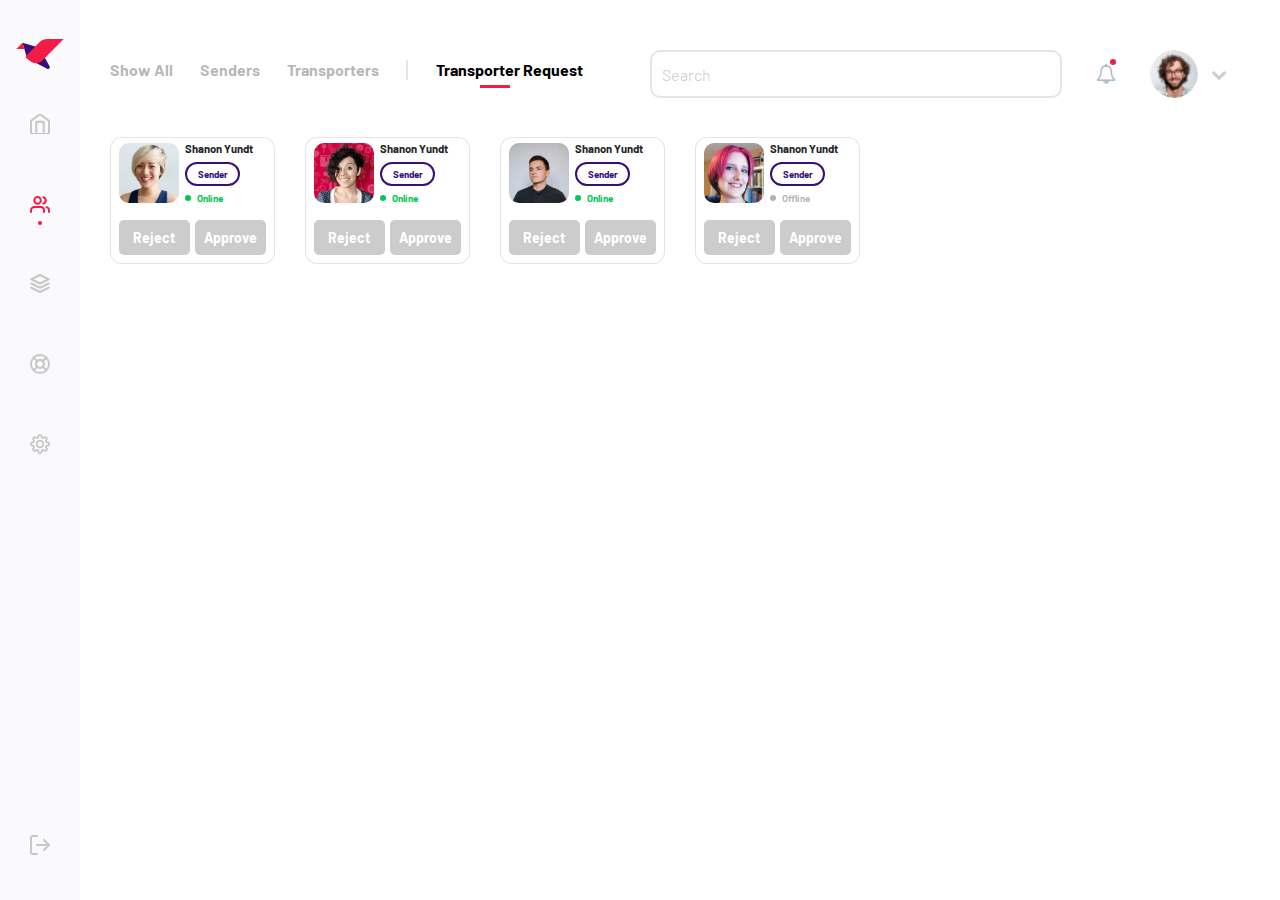
<file: transporter-request.html>
<!DOCTYPE html>
<html lang="en">

<head>
    <meta charset="UTF-8">
    <meta http-equiv="X-UA-Compatible" content="IE=edge">
    <meta name="viewport" content="width=device-width, initial-scale=1.0">
    <title>Transporter Request</title>
    <!-- Boostrap CSS -->
    <link rel="stylesheet" href="assets/css/bootstrap.css">
    <!-- Custom Style -->
    <link rel="stylesheet" href="assets/css/style.css">
    <!-- Font Awesome -->
    <link rel="stylesheet" href="https://cdnjs.cloudflare.com/ajax/libs/font-awesome/4.7.0/css/font-awesome.css"
    integrity="sha512-5A8nwdMOWrSz20fDsjczgUidUBR8liPYU+WymTZP1lmY9G6Oc7HlZv156XqnsgNUzTyMefFTcsFH/tnJE/+xBg=="
    crossorigin="anonymous" />
    <!-- Bootstrap JS -->
    <script src="assets/js/jquery.min.js"></script>
    <script src="assets/js/bootstrap.min.js"></script>
    <script src="assets/js/custom.js"></script>

</head>

<body>

    <!-- Side Navbar Start -->
    <div class="sidenav-wrapper">
        <div class="logo-wrapper">
            <a href="./dashboard.html"><img src="assets/images/logo/Logo.svg" alt=""></a>
        </div>

        <ul class="menu-option-wrapper">
            <li class="menu-item-wrapper">
                <a href="dashboard.html" class="menu-item">
                    <span class="dashboard-bg"></span>
                    <span class="dot"></span>
                </a>
            </li>
            <li class="menu-item-wrapper active">
                <a href="all-user.html" class="menu-item">
                    <span class="user-bg"></span>
                    <span class="dot"></span>
                </a>
            </li>
            <li class="menu-item-wrapper ">
                <a href="listings.html" class="menu-item">
                    <span class="list-bg"></span>
                    <span class="dot"></span>
                </a>
            </li>
            <li class="menu-item-wrapper ">
                <a href="support.html" class="menu-item">
                    <span class="support-bg"></span>
                    <span class="dot"></span>
                </a>
            </li>
            <li class="menu-item-wrapper ">
                <a href="settings.html" class="menu-item">
                    <span class="setting-bg"></span>
                    <span class="dot"></span>
                </a>
            </li>
        </ul>
        <ul class="menu-option-wrapper logout-btn-wrapper">
            <li class="menu-item-wrapper ">
                <a href="#" class="menu-item">
                    <span class="logout-bg"></span>
                
                </a>
            </li>
        </ul>
    </div>  
    <!-- Side Navbar End -->

    <!-- Main Content Start -->
    <div class="main-content-wrapper ">
        <!-- Top Menu Start -->
        <div class="dashborad-top-menu-wrapper  d-flex justify-content-between">
           
            <ul class="user-menu-wrapper">
                <li class="menu-itme ">
                    <a href="./all-user.html" class="menu">
                        Show All
                    </a>
                </li>
                <li class="menu-itme ">
                    <a href="./senders-user.html" class="menu ">
                        Senders
                    </a>    
                </li>
                <li class="menu-itme ">
                    <a href="./transporters-user.html" class="menu">
                        Transporters
                    </a>
                </li>
                <li class="menu-itme " id="transporter-menu">
                    <a href="./transporter-request.html" class="menu active">
                        Transporter Request
                    </a>
                </li>
            </ul>

            <div class="search-box-wrapper">
                <ul class="search-box">
                    <li>
                        <input type="search" class="search-input input-field" placeholder="Search">
                    </li>
                    <li>
                        <a href="#" class="notification-icon">
                            <i class="fa fa-bell-o " aria-hidden="true"></i>
                            <span class="dot"></span>
                        </a>
                    </li>
                    <li>
                        <a href="#" class="user-profile">
                            <div class="profile-img">
                                <img src="assets/images/user-profile.png" alt="" class="rounded-circle">
                            </div>
                            <i class="fa fa-chevron-down" aria-hidden="true"></i>
                        </a>
                    </li>
                </ul>
            </div>
            <!-- Top Menu End -->
        </div>

        
        <!-- Card Section Start -->
        <section class="dashboard-status-card-wrapper ">
            <div class="status-card-wrapper">
                <div class="row">
                    <div class="col-sm-6 col-md-6 col-lg-3 col-xl-2 status-item-wrapper users-card-wrapper transporter-request-wrapper">
                        
                        <div class="item-wrapper color-box white-box">
                            <div class="content-wrapper d-flex  align-items-center">
                                <div class="profile-wrapper">
                                    <img src="assets/images/Rectangle5083.png" alt="">
                                </div>
                                <div class="content">
                                    <h4>
                                        Shanon Yundt
                                    </h4>
                                    <p class="user-status">
                                        <span class="sender">
                                            Sender
                                        </span>
                                    </p>
                                    <p class="online-status online">
                                        <span class="dot"></span>
                                        <span>Online</span>
                                    </p>
                                </div>
                            </div>

                            <div class="user-cart-footer d-flex justify-content-between align-items-center">
                                <div class="btn-1 btn-wrapper">
                                    <button>
                                        Reject  
                                    </button>
                                </div>
                                <div class="btn-2 btn-wrapper">
                                    <button>
                                        Approve
                                    </button>
                                </div>
                            </div>

                        </div>
                    </div>

                    <div class="col-sm-6 col-md-6 col-lg-3 col-xl-2 status-item-wrapper users-card-wrapper transporter-request-wrapper">
                        <div class="item-wrapper color-box white-box">
                            <div class="content-wrapper d-flex  align-items-center">
                                <div class="profile-wrapper">
                                    <img src="assets/images/Rectangle5090.png" alt="">
                                </div>
                                <div class="content">
                                    <h4>
                                        Shanon Yundt
                                    </h4>
                                    <p class="user-status">
                                        <span class="sender">
                                            Sender
                                        </span>
                                    </p>
                                    <p class="online-status online">
                                        <span class="dot"></span>
                                        <span>Online</span>
                                    </p>
                                </div>
                            </div>

                            <div class="user-cart-footer d-flex justify-content-between align-items-center">
                                <div class="btn-1 btn-wrapper">
                                    <button>
                                        Reject  
                                    </button>
                                </div>
                                <div class="btn-2 btn-wrapper">
                                    <button>
                                        Approve
                                    </button>
                                </div>
                            </div>
                        
                        </div>
                    </div>


                    <div class="col-sm-6 col-md-6 col-lg-3 col-xl-2 status-item-wrapper users-card-wrapper transporter-request-wrapper">
                        <div class="item-wrapper color-box white-box">
                            <div class="content-wrapper d-flex  align-items-center">
                                <div class="profile-wrapper">
                                    <img src="assets/images/Rectangle5087.png" alt="">
                                </div>
                                <div class="content">
                                    <h4>
                                        Shanon Yundt
                                    </h4>
                                    <p class="user-status">
                                        <span class="sender">
                                            Sender
                                        </span>
                                    </p>
                                    <p class="online-status online">
                                        <span class="dot"></span>
                                        <span>Online</span>
                                    </p>
                                </div>
                            </div>
                            <div class="user-cart-footer d-flex justify-content-between align-items-center">
                                <div class="btn-1 btn-wrapper">
                                    <button>
                                        Reject  
                                    </button>
                                </div>
                                <div class="btn-2 btn-wrapper">
                                    <button>
                                        Approve
                                    </button>
                                </div>
                            </div>

                        </div>
                    </div>

                    <div class="col-sm-6 col-md-6 col-lg-3 col-xl-2 status-item-wrapper users-card-wrapper transporter-request-wrapper">
                        <div class="item-wrapper color-box white-box">
                            <div class="content-wrapper d-flex  align-items-center">
                                <div class="profile-wrapper">
                                    <img src="assets/images/Rectangle-5066.png" alt="">
                                </div>
                                <div class="content">
                                    <h4>
                                        Shanon Yundt
                                    </h4>
                                    <p class="user-status">
                                        <span class="sender">
                                            Sender
                                        </span>
                                    </p>
                                    <p class="online-status">
                                        <span class="dot"></span>
                                        <span>Offline</span>
                                    </p>
                                </div>
                            </div>

                            <div class="user-cart-footer d-flex justify-content-between align-items-center">
                                <div class="btn-1 btn-wrapper">
                                    <button>
                                        Reject  
                                    </button>
                                </div>
                                <div class="btn-2 btn-wrapper">
                                    <button>
                                        Approve
                                    </button>
                                </div>
                            </div>

                        </div>
                    </div>

                    
                </div>
            </div>
        </section>
        <!-- Card Section End -->
    </div>
    <!-- Main Content End -->

 


</body>

</html>
</file>
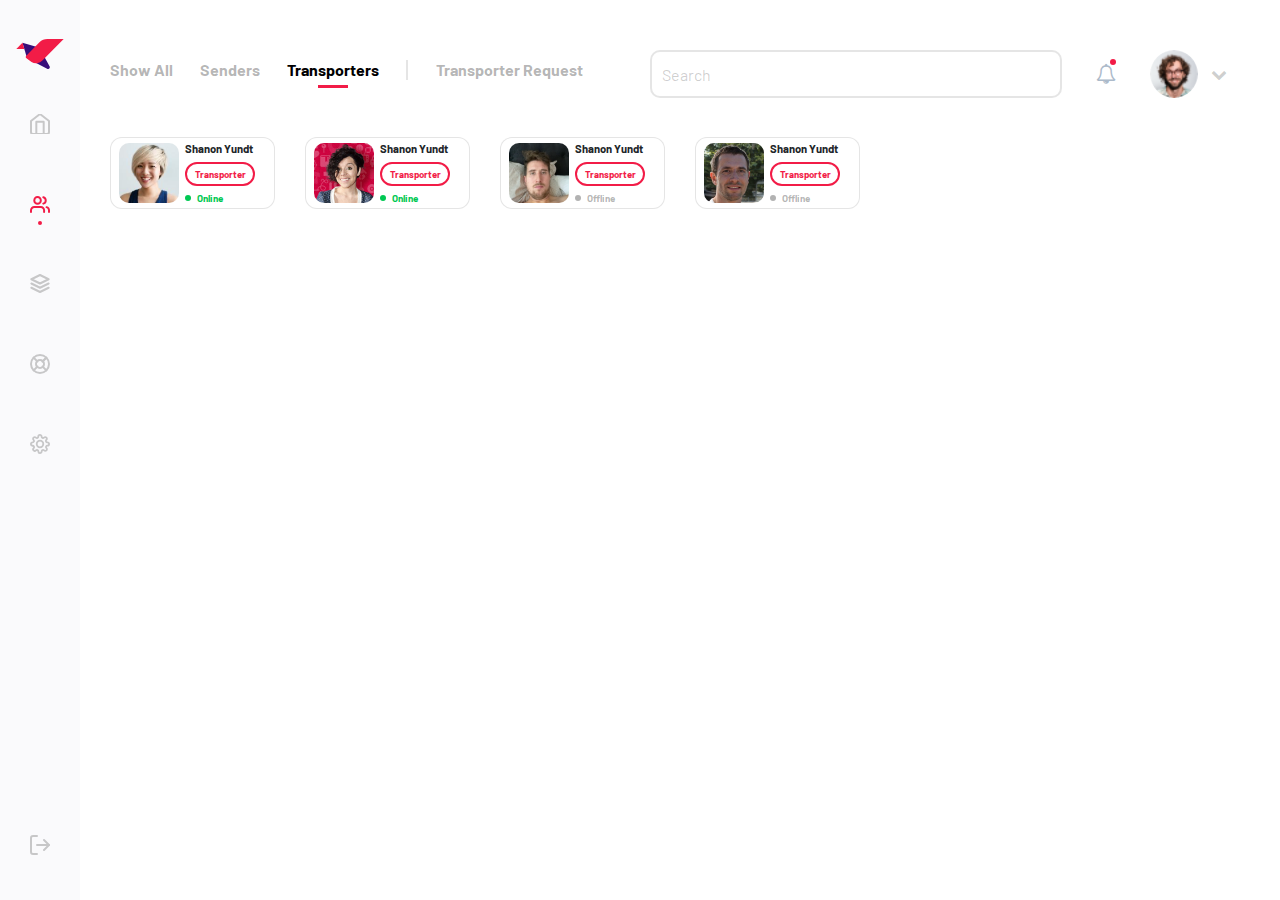
<file: transporters-user.html>
<!DOCTYPE html>
<html lang="en">

<head>
    <meta charset="UTF-8">
    <meta http-equiv="X-UA-Compatible" content="IE=edge">
    <meta name="viewport" content="width=device-width, initial-scale=1.0">
    <title>Transporters</title>
    <!-- Boostrap CSS -->
    <link rel="stylesheet" href="assets/css/bootstrap.css">
    <!-- Custom Style -->
    <link rel="stylesheet" href="assets/css/style.css">
    <!-- Font Awesome -->
    <link rel="stylesheet" href="https://cdnjs.cloudflare.com/ajax/libs/font-awesome/4.7.0/css/font-awesome.css"
        integrity="sha512-5A8nwdMOWrSz20fDsjczgUidUBR8liPYU+WymTZP1lmY9G6Oc7HlZv156XqnsgNUzTyMefFTcsFH/tnJE/+xBg=="
        crossorigin="anonymous" />
    <!-- Bootstrap JS     -->
    <script src="assets/js/jquery.min.js"></script>
    <script src="assets/js/bootstrap.min.js"></script>
    <script src="assets/js/custom.js"></script>
</head>

<body>
     <!-- Side Navbar Start -->
    <div class="sidenav-wrapper">
        <div class="logo-wrapper">
            <a href="./dashboard.html"><img src="assets/images/logo/Logo.svg" alt=""></a>
        </div>

        <ul class="menu-option-wrapper">
            <li class="menu-item-wrapper ">
                <a href="./dashboard.html" class="menu-item">
                    <span class="dashboard-bg"></span>
                    <span class="dot"></span>
                </a>
            </li>
            <li class="menu-item-wrapper active ">
                <a href="./all-user.html" class="menu-item">
                    <span class="user-bg"></span>
                    <span class="dot"></span>
                </a>
            </li>
            <li class="menu-item-wrapper ">
                <a href="./listings.html" class="menu-item">
                    <span class="list-bg"></span>
                    <span class="dot"></span>
                </a>
            </li>
            <li class="menu-item-wrapper ">
                <a href="./support.html" class="menu-item">
                    <span class="support-bg"></span>
                    <span class="dot"></span>
                </a>
            </li>
            <li class="menu-item-wrapper ">
                <a href="./settings.html" class="menu-item">
                    <span class="setting-bg"></span>
                    <span class="dot"></span>
                </a>
            </li>
        </ul>
       
        <ul class="menu-option-wrapper logout-btn-wrapper">
            <li class="menu-item-wrapper ">
                <a href="#" class="menu-item">
                    <span class="logout-bg"></span>
                </a>
            </li>
        </ul>
    </div>
    <!-- Side Navbar End -->


    <!-- Main Content Start -->
    <div class="main-content-wrapper ">
        <div class="dashborad-top-menu-wrapper  d-flex justify-content-between">
            <!-- Top Menu Start -->
            <ul class="user-menu-wrapper">
                <li class="menu-itme ">
                    <a href="./all-user.html" class="menu">
                        Show All
                    </a>
                </li>
                <li class="menu-itme ">
                    <a href="./senders-user.html" class="menu ">
                        Senders
                    </a>
                </li>
                <li class="menu-itme">
                    <a href="./transporters-user.html" class="menu active">
                        Transporters
                    </a>
                </li>
                <li class="menu-itme" id="transporter-menu">
                    <a href="./transporter-request.html" class="menu">
                        Transporter Request
                    </a>
                </li>
            </ul>
            <div class="search-box-wrapper">
                <ul class="search-box">
                    <li>
                        <input type="search" class="search-input input-field" placeholder="Search">
                    </li>
                    <li>
                        <a href="#" class="notification-icon">
                            <i class="fa fa-bell-o " aria-hidden="true"></i>
                            <span class="dot"></span>
                        </a>
                    </li>
                    <li>
                        <a href="#" class="user-profile">
                            <div class="profile-img">
                                <img src="assets/images/user-profile.png" alt="" class="rounded-circle">
                            </div>
                            <i class="fa fa-chevron-down" aria-hidden="true"></i>
                        </a>
                    </li>
                </ul>
            </div>

        </div>
        <!-- Top Menu End -->


        <!-- Card Section Start -->
        <section class="dashboard-status-card-wrapper ">
        
            <div class="status-card-wrapper">
                <div class="row">
                    <div class="col-sm-6 col-md-6 col-lg-4 col-xl-2 status-item-wrapper users-card-wrapper">
                        <div class="item-wrapper color-box white-box">
                            <div class="content-wrapper d-flex  align-items-center">
                                <div class="profile-wrapper">
                                    <img src="assets/images/Rectangle5083.png" alt="">
                                </div>
                                <div class="content">
                                    <h4>
                                        Shanon Yundt
                                    </h4>
                                    <p class="user-status">
                                        <span class="transporter">
                                            Transporter
                                        </span>
                                    </p>
                                    <p class="online-status  online">
                                        <span class="dot"></span>
                                        <span>Online</span>
                                    </p>
                                </div>
                            </div>
                        </div>
                    </div>

                    <div class="col-sm-6 col-md-6 col-lg-4 col-xl-2 status-item-wrapper users-card-wrapper">
                        <div class="item-wrapper color-box white-box">
                            <div class="content-wrapper d-flex  align-items-center">
                                <div class="profile-wrapper">
                                    <img src="assets/images/Rectangle5090.png" alt="">
                                </div>
                                <div class="content">
                                    <h4>
                                        Shanon Yundt
                                    </h4>
                                    <p class="user-status">
                                        <span class="transporter">
                                            Transporter
                                        </span>
                                    </p>
                                    <p class="online-status  online">
                                        <span class="dot"></span>
                                        <span>Online</span>
                                    </p>
                                </div>
                            </div>
                        </div>
                    </div>

                    <div class="col-sm-6 col-md-6 col-lg-4 col-xl-2 status-item-wrapper users-card-wrapper">
                        <div class="item-wrapper color-box white-box">
                            <div class="content-wrapper d-flex  align-items-center">
                                <div class="profile-wrapper">
                                    <img src="assets/images/Rectangle-5334.png" alt="">
                                </div>
                                <div class="content">
                                    <h4>
                                        Shanon Yundt
                                    </h4>
                                    <p class="user-status">
                                        <span class="transporter">
                                            Transporter
                                        </span>
                                    </p>
                                    <p class="online-status  ">
                                        <span class="dot"></span>
                                        <span>Offline</span>
                                    </p>
                                </div>
                            </div>
                        </div>
                    </div>

                    <div class="col-sm-6 col-md-6 col-lg-4 col-xl-2 status-item-wrapper users-card-wrapper">
                        <div class="item-wrapper color-box white-box">
                            <div class="content-wrapper d-flex  align-items-center">
                                <div class="profile-wrapper">
                                    <img src="assets/images/Rectangle5040.png" alt="">
                                </div>
                                <div class="content">
                                    <h4>
                                        Shanon Yundt
                                    </h4>
                                    <p class="user-status">
                                        <span class="transporter">
                                            Transporter
                                        </span>
                                    </p>
                                    <p class="online-status  ">
                                        <span class="dot"></span>
                                        <span>Offline</span>
                                    </p>
                                </div>
                            </div>
                        </div>
                    </div>
                    
                </div>
            </div>

        </section>
        <!-- Card Section End -->
    </div>
    <!-- Main Content End -->
  


</body>

</html>
</file>
<file: assets/css/style.css>
@charset "UTF-8";
@import url("https://fonts.googleapis.com/css2?family=Barlow:ital,wght@0,100;0,200;0,300;0,400;0,500;0,600;0,700;0,800;0,900;1,100;1,200;1,300;1,400;1,500;1,600;1,700;1,800;1,900&display=swap");
body {
  margin: 0;
  overflow-x: hidden;
  width: 100%;
  font-stretch: normal;
  font-style: normal;
  line-height: normal;
  letter-spacing: normal;
  font-family: "Barlow", sans-serif;
}

* {
  font-family: "Barlow", sans-serif;
}

h1, h2, h3, h4, p, span, a, div {
  margin: 0px;
}

a:hover {
  text-decoration: none;
}

.p-0 {
  padding: 0px;
}

*, :focus, button:focus {
  outline: -webkit-focus-ring-color auto 0px;
  outline: none;
}

header,
footer,
section {
  display: block;
}

ul {
  list-style: none;
  margin-bottom: 0px;
  padding-left: 0px;
}
ul li {
  display: inline-block;
}
ul li a {
  text-decoration: none;
}

button {
  cursor: pointer;
}

.form-group {
  margin-bottom: 0 !important;
}

input[readonly] {
  background-color: #f6f6f6 !important;
}

label {
  font-size: 16px;
  font-weight: bold;
  font-stretch: normal;
  font-style: normal;
  line-height: normal;
  letter-spacing: normal;
  text-align: left;
  color: #b3b3b3;
}

.input-field {
  padding: 10px;
  border: none;
  border-bottom: 1px solid rgba(0, 0, 0, 0.1);
  font-size: 16px;
  font-weight: 600;
  font-stretch: normal;
  font-style: normal;
  line-height: normal;
  letter-spacing: normal;
  text-align: left;
  color: #000000;
}

::-webkit-input-placeholder {
  /* Edge */
  font-size: 16px;
  font-weight: normal;
  font-stretch: normal;
  font-style: normal;
  line-height: 1.25;
  letter-spacing: normal;
  text-align: left;
  color: rgba(0, 0, 0, 0.2);
}

:-ms-input-placeholder {
  /* Internet Explorer 10-11 */
  width: 51px;
  height: 16px;
  font-size: 16px;
  font-weight: normal;
  font-stretch: normal;
  font-style: normal;
  line-height: 1.25;
  letter-spacing: normal;
  text-align: left;
  color: rgba(0, 0, 0, 0.2);
}

::placeholder {
  font-size: 16px;
  font-weight: normal;
  font-stretch: normal;
  font-style: normal;
  line-height: 1.25;
  letter-spacing: normal;
  text-align: left;
  color: rgba(0, 0, 0, 0.2);
}

.login-btn {
  color: #fff;
  font-size: 18px;
  font-weight: 500;
  line-height: 21px;
  background-color: #F21C47;
  transition: 0.3s;
}
.login-btn:hover {
  background-color: #f21c47d4;
}

.date-filte-wrapper {
  float: right;
  margin-right: 16px;
}
.date-filte-wrapper span {
  margin: 0 6px;
  font-size: 16px;
  font-weight: 600;
  color: rgba(0, 0, 0, 0.3);
}
.date-filte-wrapper .textbox-n {
  border: none;
  padding: 5px 10px;
  border-radius: 22px !important;
  background-color: #fafafc !important;
  width: 100px;
  height: 44px;
  text-align: center;
  font-family: Barlow;
  font-size: 16px;
  font-weight: 600;
  font-stretch: normal;
  font-style: normal;
  line-height: 1.25;
  letter-spacing: normal;
  color: rgba(0, 0, 0, 0.3);
}
.date-filte-wrapper .textbox-n::placeholder {
  text-align: center;
}
.date-filte-wrapper .textbox-n:focus {
  box-shadow: none;
}

.border-r-10 {
  border-radius: 10px;
}

.date-picker-btn input {
  width: 100%;
  background-color: #ffffff !important;
  font-size: 12.8px;
  font-weight: bold;
  color: rgba(0, 0, 0, 0.3);
  padding: 8px;
  box-shadow: none;
}
.date-picker-btn input:focus {
  box-shadow: none;
  outline: 0;
}

.starrating {
  display: flex;
  flex-direction: row-reverse;
  align-items: center;
  justify-content: flex-end;
}
.starrating > input {
  display: none;
  /* Remove radio buttons */
}
.starrating > input:hover ~ label {
  color: #ffc107;
  cursor: pointer;
  transition: 0.4s;
}
.starrating > input:checked ~ label {
  color: #ffc107;
  /* Set yellow color when star checked */
}
.starrating > label {
  color: #ebebeb;
  /* Start color when not clicked */
  margin-bottom: 0;
}
.starrating > label:before {
  content: "";
  /* Star */
  margin: 2px;
  font-size: 14.8px;
  font-family: FontAwesome;
  display: inline-block;
}

/*Modal Start*/
.modal.right .modal-dialog {
  position: fixed;
  margin: auto;
  width: 452px;
  height: 100%;
  -webkit-transform: translate3d(0%, 0, 0);
  -ms-transform: translate3d(0%, 0, 0);
  -o-transform: translate3d(0%, 0, 0);
  transform: translate3d(0%, 0, 0);
}

.modal.right .modal-content {
  height: 100%;
  overflow-y: auto;
}

/*Right*/
.modal.right.fade .modal-dialog {
  right: 0px;
  -webkit-transition: opacity 0.3s linear, right 0.3s ease-out;
  -moz-transition: opacity 0.3s linear, right 0.3s ease-out;
  -o-transition: opacity 0.3s linear, right 0.3s ease-out;
  transition: opacity 0.3s linear, right 0.3s ease-out;
}

.modal.right.fade.in .modal-dialog {
  right: 0;
}

.modal-pedding .modal-dialog .modal-content {
  padding: 25px 30px 30px 25px;
  border-radius: 0px;
}
.modal-pedding .modal-dialog .modal-content .modal-header {
  padding: 0px;
  margin-bottom: 24px;
  border: none;
  align-items: center;
}
.modal-pedding .modal-dialog .modal-content .modal-header .close-btn-werapper button {
  padding: 13px 13px 13px 0;
  color: #000;
  opacity: 1;
}
.modal-pedding .modal-dialog .modal-content .modal-header .suspend-btn-wrapper button {
  padding: 9px 19px;
  border-radius: 5px;
  background-color: rgba(0, 0, 0, 0.2);
  margin-right: 16px;
  font-weight: bold;
  border: none;
  color: #ffffff;
}
.modal-pedding .modal-dialog .modal-content .modal-header .suspend-btn-wrapper button:last-child {
  margin-right: 0px;
}
.modal-pedding .modal-dialog .modal-content .modal-body {
  padding: 0px;
}

/*Modal End*/
/* User Card Modal Start */
.user-modal-wrapper .modal-dialog .modal-content .modal-body {
  padding: 0px;
}
.user-modal-wrapper .modal-dialog .modal-content .modal-body .user-info-wrapper .profile-wrapper {
  margin-right: 20px;
}
.user-modal-wrapper .modal-dialog .modal-content .modal-body .user-info-wrapper .profile-wrapper img {
  width: 128px;
  height: 128px;
  overflow: hidden;
  object-fit: cover;
  border-radius: 10px;
}
.user-modal-wrapper .modal-dialog .modal-content .modal-body .user-info-wrapper .contant-wrapper {
  width: 100%;
}
.user-modal-wrapper .modal-dialog .modal-content .modal-body .user-info-wrapper .contant-wrapper h6 span:first-child {
  font-size: 20px;
  color: #000000;
  font-weight: bold;
}
.user-modal-wrapper .modal-dialog .modal-content .modal-body .user-info-wrapper .contant-wrapper h6 span:last-child {
  font-size: 12.8px;
  font-weight: bold;
  color: rgba(0, 0, 0, 0.3);
  float: right;
  display: flex;
  align-items: center;
}
.user-modal-wrapper .modal-dialog .modal-content .modal-body .user-info-wrapper .contant-wrapper h6 span:last-child i {
  width: 6px;
  height: 6px;
  background-color: rgba(0, 0, 0, 0.3);
  display: block;
  border-radius: 50%;
  margin-right: 5px;
}
.user-modal-wrapper .modal-dialog .modal-content .modal-body .user-info-wrapper .contant-wrapper h6 span.online {
  color: #00c853;
}
.user-modal-wrapper .modal-dialog .modal-content .modal-body .user-info-wrapper .contant-wrapper h6 span.online i {
  background-color: #00c853;
}
.user-modal-wrapper .modal-dialog .modal-content .modal-body .user-form-info-wrapper {
  margin-top: 29px;
}
.user-modal-wrapper .modal-dialog .modal-content .modal-body .user-form-info-wrapper label {
  font-size: 12.8px !important;
  font-weight: bold;
  color: rgba(0, 0, 0, 0.3);
  margin: 0;
  margin-bottom: 12px;
}
.user-modal-wrapper .modal-dialog .modal-content .modal-body .user-form-info-wrapper .input-field {
  font-size: 16px;
  font-weight: 600;
  color: #000;
  padding: 0px 7px 7px 0;
  margin-bottom: 22.5px;
}
.user-modal-wrapper .modal-dialog .modal-content .modal-body .user-product-list-wrapper .nav-tabs {
  margin-bottom: 18px;
  border: none;
}
.user-modal-wrapper .modal-dialog .modal-content .modal-body .user-product-list-wrapper .nav-tabs .nav-item {
  margin-right: 23px;
}
.user-modal-wrapper .modal-dialog .modal-content .modal-body .user-product-list-wrapper .nav-tabs .nav-item .nav-link {
  font-size: 16px;
  font-weight: bold;
  color: rgba(0, 0, 0, 0.3);
  padding: 0px;
  border: none;
  transition: 0.3s;
}
.user-modal-wrapper .modal-dialog .modal-content .modal-body .user-product-list-wrapper .nav-tabs .nav-item .nav-link.active {
  color: #000000;
}
.user-modal-wrapper .modal-dialog .modal-content .modal-body .user-product-list-wrapper .nav-tabs .nav-item .nav-link.active::after {
  content: "";
  border-bottom: 3px solid #f21c47;
  width: 30px;
  display: block;
  margin: 0 auto;
  margin-top: 5px;
  transition: 0.3s;
}
.user-modal-wrapper .modal-dialog .modal-content .modal-body .user-product-list-wrapper .tab-content {
  border: none;
}
.user-modal-wrapper .modal-dialog .modal-content .modal-body .user-product-list-wrapper .tab-content .search-box-wrapper {
  margin-bottom: 18px;
}
.user-modal-wrapper .modal-dialog .modal-content .modal-body .user-product-list-wrapper .tab-content .search-box-wrapper .search-box li .search-input {
  max-width: 383px;
  margin: auto;
}
.user-modal-wrapper .modal-dialog .modal-content .modal-body .user-product-list-wrapper .tab-content .product-card-wrapper .procut-card {
  padding: 12px;
  border: solid 1px rgba(0, 0, 0, 0.1);
  background-color: #ffffff;
  margin-bottom: 20px;
  border-radius: 12px;
}
.user-modal-wrapper .modal-dialog .modal-content .modal-body .user-product-list-wrapper .tab-content .product-card-wrapper .procut-card .procut-img-wrapper {
  margin-right: 20px;
}
.user-modal-wrapper .modal-dialog .modal-content .modal-body .user-product-list-wrapper .tab-content .product-card-wrapper .procut-card .procut-img-wrapper img {
  width: 80px;
  height: 80px;
  object-fit: cover;
  overflow: hidden;
  border-radius: 10px;
}
.user-modal-wrapper .modal-dialog .modal-content .modal-body .user-product-list-wrapper .tab-content .product-card-wrapper .procut-card .product-name-wrapper {
  width: 100%;
}
.user-modal-wrapper .modal-dialog .modal-content .modal-body .user-product-list-wrapper .tab-content .product-card-wrapper .procut-card .product-name-wrapper h4 {
  font-size: 16px;
  font-weight: 600;
  color: #000000;
  margin-bottom: 12px;
}
.user-modal-wrapper .modal-dialog .modal-content .modal-body .user-product-list-wrapper .tab-content .product-card-wrapper .procut-card .product-name-wrapper button {
  border-radius: 12px;
  background-color: rgba(0, 0, 0, 0.2);
  border: none;
  display: flex;
  align-items: center;
  padding: 10px;
  width: 100%;
}
.user-modal-wrapper .modal-dialog .modal-content .modal-body .user-product-list-wrapper .tab-content .product-card-wrapper .procut-card .product-name-wrapper button img {
  width: 28px;
  height: 28px;
  overflow: hidden;
  object-fit: cover;
  border: solid 2px #ffffff;
  border-radius: 50%;
  margin-right: 12px;
}
.user-modal-wrapper .modal-dialog .modal-content .modal-body .user-product-list-wrapper .tab-content .product-card-wrapper .procut-card .product-name-wrapper button span {
  font-size: 16px;
  font-weight: bold;
  color: #ffffff;
}
.user-modal-wrapper .modal-dialog .modal-content .modal-body .user-product-list-wrapper .tab-content .product-card-wrapper .procut-card .product-name-wrapper button.btn-green {
  background-color: #00c853;
}
.user-modal-wrapper .modal-dialog .modal-content .modal-body .user-product-list-wrapper .tab-content .product-card-wrapper .procut-card .product-name-wrapper button.btn-light-blue {
  background-color: #2196f3;
}
.user-modal-wrapper .modal-dialog .modal-content .modal-body .user-product-list-wrapper .tab-content .modal-download-btn-wrapper .btn-wrapper button {
  height: 48px;
  padding: 14px 11px;
  text-align: center;
  width: 100%;
  max-width: 383px;
  border-radius: 5px;
  background-color: #f21c47;
  border: none;
  font-size: 16px;
  font-weight: bold;
  color: #ffffff;
}

/* User Card Modal End */
.site-nav-header-wrapper {
  height: 64px;
  min-height: 64px;
  background-color: aliceblue;
  overflow: hidden;
}
.site-nav-header-wrapper nav {
  height: 64px;
}
.site-nav-header-wrapper nav .brand-logo-wrapper a {
  display: block;
}
.site-nav-header-wrapper nav .brand-logo-wrapper a img {
  width: 48px;
  height: 30px;
}

.breadcrumb-wrapper .breadcrumb {
  background-color: transparent;
}
.breadcrumb-wrapper .breadcrumb .breadcrumb-item, .breadcrumb-wrapper .breadcrumb .breadcrumb-item a {
  font-size: 16px;
  font-weight: 500;
  color: rgba(0, 0, 0, 0.3);
}

.breadcrumb-item + .breadcrumb-item::before {
  content: ">" !important;
  color: rgba(0, 0, 0, 0.3);
}

.sidenav-wrapper {
  height: 100%;
  width: 80px;
  position: fixed;
  z-index: 1;
  top: 0;
  left: 0;
  background-color: #fafafc;
  overflow-x: hidden;
  padding: 39px 16px;
}
.sidenav-wrapper .logo-wrapper {
  margin-bottom: 30px;
}
.sidenav-wrapper .logo-wrapper img {
  width: 48px;
  height: 30px;
}
.sidenav-wrapper .logout-btn-wrapper {
  position: absolute;
  bottom: 15px;
}
.sidenav-wrapper .menu-option-wrapper .menu-item-wrapper a {
  width: 48px;
  text-align: center;
  height: 80px;
  display: grid;
  justify-content: center;
  align-items: center;
}
.sidenav-wrapper .menu-option-wrapper .menu-item-wrapper a span:first-child {
  width: 20px;
  height: 20px;
  display: block;
  background-position: center;
  background-repeat: no-repeat;
  background-size: 20px;
}
.sidenav-wrapper .menu-option-wrapper .menu-item-wrapper a .dashboard-bg {
  background-image: url(../images/icons/home.svg);
}
.sidenav-wrapper .menu-option-wrapper .menu-item-wrapper a .user-bg {
  background-image: url(../images/icons/users.svg);
}
.sidenav-wrapper .menu-option-wrapper .menu-item-wrapper a .list-bg {
  background-image: url(../images/icons/list.svg);
}
.sidenav-wrapper .menu-option-wrapper .menu-item-wrapper a .support-bg {
  background-image: url(../images/icons/life-buoy.svg);
}
.sidenav-wrapper .menu-option-wrapper .menu-item-wrapper a .setting-bg {
  background-image: url(../images/icons/settings.svg);
}
.sidenav-wrapper .menu-option-wrapper .menu-item-wrapper a .logout-bg {
  background-image: url(../images/icons/log-out.svg);
}
.sidenav-wrapper .menu-item-wrapper.active .menu-item .dot {
  width: 4px;
  height: 4px;
  background-color: #f21c47;
  border-radius: 50%;
  display: block;
  margin-left: auto;
  margin-right: auto;
  margin-top: -42px;
}
.sidenav-wrapper .menu-item-wrapper.active .menu-item .dashboard-bg {
  background-image: url(../images/icons/active-home.svg);
}
.sidenav-wrapper .menu-item-wrapper.active .menu-item .user-bg {
  background-image: url(../images/icons/active-user-icon.svg);
}
.sidenav-wrapper .menu-item-wrapper.active .menu-item .list-bg {
  background-image: url(../images/icons/active-list.svg);
}
.sidenav-wrapper .menu-item-wrapper.active .menu-item .support-bg {
  background-image: url(../images/icons/active-life-buoyo.svg);
}
.sidenav-wrapper .menu-item-wrapper.active .menu-item .setting-bg {
  background-image: url(../images/icons/active-settings.svg);
}

.main-content-wrapper {
  margin-left: 80px;
  /* Same as the width of the sidenav */
  padding-top: 50px;
  padding-left: 30px;
  padding-right: 30px;
}

#main-header .brand-logo-wrapper a {
  display: none;
}

.admin-login-form-wrapper .form-wrapper {
  margin: auto;
  margin-top: 70px;
}
.admin-login-form-wrapper .form-wrapper .login-form {
  padding: 16px;
}
.admin-login-form-wrapper .form-wrapper .login-form .logo-wrapper {
  height: 200px;
  position: relative;
}
.admin-login-form-wrapper .form-wrapper .login-form .logo-wrapper img {
  width: 150px;
  height: 150px;
  position: absolute;
  left: 85px;
  bottom: 0;
  animation: bird;
  animation-duration: 2s;
  animation-fill-mode: forwards;
}
.admin-login-form-wrapper .form-wrapper .login-form .form-group {
  margin-bottom: 2rem !important;
}
.admin-login-form-wrapper .form-wrapper .login-form .form-group label {
  font-family: Barlow;
  font-size: 16px;
  font-weight: 500;
  margin-bottom: 12px;
}
.admin-login-form-wrapper .form-wrapper .login-form .form-group input {
  font-family: Barlow;
  font-size: 16px;
  font-weight: 600;
  border-radius: 5px;
  border: solid 2px rgba(0, 0, 0, 0.1);
  background-color: #ffffff;
}
.admin-login-form-wrapper .form-wrapper .login-form .form-group input::placeholder {
  font-family: Barlow;
  font-size: 14px;
  font-weight: 600;
  color: rgba(0, 0, 0, 0.2);
}
.admin-login-form-wrapper .form-wrapper .login-form a {
  height: 50px;
  margin-top: 45px;
  display: flex;
  justify-content: center;
  align-items: center;
}
.admin-login-form-wrapper .form-wrapper .login-form a:hover {
  color: #fff;
}

@keyframes bird {
  0% {
    bottom: 0;
  }
  100% {
    bottom: 35%;
  }
}
.drop-btn {
  position: relative;
  user-select: none;
  width: 45%;
  height: 40px;
  margin-right: 8px;
  cursor: pointer;
}
.drop-btn .select-btn {
  position: relative;
  display: flex;
  align-items: center;
  justify-content: space-around;
  width: 100%;
  padding: 0.4rem;
  height: 100%;
  background-color: rgba(0, 0, 0, 0.2);
  border-radius: 6px;
}
.drop-btn .select-btn.resolved {
  background-color: #00c853;
}
.drop-btn .select-btn.pending {
  background-color: #ff9d00;
}
.drop-btn .select-btn.new-ticket {
  background-color: #380e79;
}
.drop-btn .select-btn.failed {
  background-color: #f21c47;
}
.drop-btn .select-btn .btn__trigger {
  position: relative;
  display: flex;
  align-items: center;
  justify-content: space-between;
  font-family: Barlow;
  font-size: 0.875rem;
  font-weight: bold;
  font-stretch: normal;
  font-style: normal;
  line-height: normal;
  letter-spacing: normal;
  color: #ffffff;
  cursor: pointer;
}
.drop-btn .select-btn .btn-options {
  width: 100%;
  position: absolute;
  display: block;
  top: 100%;
  left: 0;
  right: 0;
  background-color: #fff;
  transition: all 0.5s;
  opacity: 0;
  visibility: hidden;
  pointer-events: none;
  z-index: 2;
  border-radius: 4px;
  overflow: hidden;
  box-shadow: 0 4px 14px 0 rgba(56, 14, 121, 0.1);
}
.drop-btn .select-btn .btn-options .btn-option {
  position: relative;
  display: block;
  font-family: Barlow;
  font-size: 14px;
  color: #000000;
  cursor: pointer;
  transition: all 0.5s;
  padding: 8px;
}
.drop-btn .select-btn .btn-options .btn-option:hover {
  cursor: pointer;
  background-color: #b2b2b2;
}
.drop-btn .select-btn .btn-options .btn-option .btn-option.selected {
  color: #ffffff;
  background-color: #305c91;
}
.drop-btn .select-btn.open .btn-options {
  opacity: 1;
  visibility: visible;
  pointer-events: all;
}

.listing-btn {
  width: 133px;
  height: 40px;
  border-radius: 6px;
  border: solid 1px rgba(0, 0, 0, 0.05);
  background-color: #ffffff;
  cursor: pointer;
}
.listing-btn .select-btn {
  background-color: #ffffff !important;
}
.listing-btn .select-btn .btn__trigger {
  font-family: Barlow;
  font-size: 12.8px;
  font-weight: bold;
  color: rgba(0, 0, 0, 0.3);
}

.main-content-wrapper .dashborad-top-menu-wrapper .welcome-msg-wrapper {
  display: flex;
}
.main-content-wrapper .dashborad-top-menu-wrapper .welcome-msg-wrapper h4 {
  font-size: 39.1px;
  font-weight: 300;
  font-stretch: normal;
  font-style: normal;
  line-height: normal;
  letter-spacing: normal;
  text-align: left;
  color: #394f64;
}
.main-content-wrapper .dashborad-top-menu-wrapper .welcome-msg-wrapper .user-name {
  font-weight: bold;
  color: #000;
}
.main-content-wrapper .dashboard-status-card-wrapper {
  margin-top: 39px;
}
.main-content-wrapper .dashboard-status-card-wrapper .status-card-wrapper .status-item-wrapper .item-wrapper {
  padding: 0.6rem 0.6rem 0.6rem 1rem;
  border-radius: 12px;
  display: grid;
  align-items: center;
  height: 104px;
}
.main-content-wrapper .dashboard-status-card-wrapper .status-card-wrapper .status-item-wrapper .item-wrapper:hover {
  cursor: pointer;
}
.main-content-wrapper .dashboard-status-card-wrapper .status-card-wrapper .status-item-wrapper .white-box {
  border: solid 1px rgba(0, 0, 0, 0.1);
  background-color: #ffffff;
}
.main-content-wrapper .dashboard-status-card-wrapper .status-card-wrapper .status-item-wrapper .content-wrapper .user-device {
  display: flex;
  justify-content: space-between;
  align-items: center;
}
.main-content-wrapper .dashboard-status-card-wrapper .status-card-wrapper .status-item-wrapper .content-wrapper .user-device span {
  font-size: 1.25rem;
  font-weight: bold;
  font-stretch: normal;
  font-style: normal;
  line-height: normal;
  letter-spacing: normal;
  text-align: left;
  color: #000;
}
.main-content-wrapper .dashboard-status-card-wrapper .status-card-wrapper .status-item-wrapper .content-wrapper .active-user {
  display: flex;
  align-items: center;
}
.main-content-wrapper .dashboard-status-card-wrapper .status-card-wrapper .status-item-wrapper .content-wrapper .active-user .dot {
  width: 12px;
  height: 12px;
  padding: 2px;
  background-color: rgba(242, 28, 71, 0.1);
  position: relative;
  display: inline-block;
  border-radius: 50%;
  margin-right: 8px;
}
.main-content-wrapper .dashboard-status-card-wrapper .status-card-wrapper .status-item-wrapper .content-wrapper .active-user .dot .red-dot {
  width: 4px;
  height: 4px;
  border-radius: 50%;
  background-color: #f21c47;
  display: inline-block;
  position: absolute;
  top: 4px;
  left: 4px;
}
.main-content-wrapper .dashboard-status-card-wrapper .status-card-wrapper .status-item-wrapper .content-wrapper .active-user .no {
  font-size: 1rem;
  font-weight: bold;
  font-stretch: normal;
  font-style: normal;
  line-height: normal;
  letter-spacing: normal;
  text-align: left;
  color: #f21c47;
}
.main-content-wrapper .dashboard-status-card-wrapper .status-card-wrapper .status-item-wrapper .content-wrapper .total-downloads {
  display: flex;
  justify-content: space-between;
  align-items: center;
}
.main-content-wrapper .dashboard-status-card-wrapper .status-card-wrapper .status-item-wrapper .content-wrapper .total-downloads .t-no {
  font-size: 0.9rem;
  font-weight: bold;
  font-stretch: normal;
  font-style: normal;
  line-height: normal;
  letter-spacing: normal;
  text-align: left;
  color: #12303c;
  display: flex;
  align-items: center;
}
.main-content-wrapper .dashboard-status-card-wrapper .status-card-wrapper .status-item-wrapper .content-wrapper .total-downloads .t-no i {
  font-size: 1rem;
  color: #f21c47;
  font-style: normal;
}
.main-content-wrapper .dashboard-status-card-wrapper .status-card-wrapper .status-item-wrapper .content-wrapper .total-downloads .t-no p {
  opacity: 0.25;
  font-size: 1rem;
  font-weight: normal;
  color: #12303c;
  margin-left: 3px;
}
.main-content-wrapper .dashboard-status-card-wrapper .status-card-wrapper .status-item-wrapper .content-wrapper .total-downloads .no {
  font-size: 0.8rem;
  font-weight: bold;
  font-stretch: normal;
  font-style: normal;
  line-height: normal;
  letter-spacing: normal;
  text-align: left;
  color: #00c853;
}
.main-content-wrapper .dashboard-status-card-wrapper .status-card-wrapper .status-item-wrapper .blue-box {
  background-color: #380e79;
}
.main-content-wrapper .dashboard-status-card-wrapper .status-card-wrapper .status-item-wrapper .yellow-box {
  background-color: #ff9d00;
}
.main-content-wrapper .dashboard-status-card-wrapper .status-card-wrapper .status-item-wrapper .pink-box {
  background-color: #f21c47;
}
.main-content-wrapper .dashboard-status-card-wrapper .status-card-wrapper .status-item-wrapper .pink-box .content-wrapper {
  justify-content: flex-start !important;
}
.main-content-wrapper .dashboard-status-card-wrapper .status-card-wrapper .status-item-wrapper .pink-box .content-wrapper .img-wrapper {
  margin-right: 29px;
}
.main-content-wrapper .dashboard-status-card-wrapper .status-card-wrapper .status-item-wrapper .green-box {
  background-color: #00c853;
}
.main-content-wrapper .dashboard-status-card-wrapper .status-card-wrapper .status-item-wrapper .green-box .content h5 {
  margin-bottom: 16px !important;
}
.main-content-wrapper .dashboard-status-card-wrapper .status-card-wrapper .status-item-wrapper .color-box .img-wrapper img {
  width: 48px;
  height: 48px;
}
.main-content-wrapper .dashboard-status-card-wrapper .status-card-wrapper .status-item-wrapper .color-box .content h5 {
  opacity: 0.5;
  font-size: 1rem;
  font-weight: bold;
  font-stretch: normal;
  font-style: normal;
  line-height: normal;
  letter-spacing: normal;
  color: #ffffff;
  margin-bottom: 5px;
}
.main-content-wrapper .dashboard-status-card-wrapper .status-card-wrapper .status-item-wrapper .color-box .content .no {
  font-size: 1.55rem;
  font-weight: bold;
  font-stretch: normal;
  font-style: normal;
  line-height: normal;
  letter-spacing: normal;
  text-align: left;
  color: #ffffff;
}

.search-box-wrapper .search-box li {
  margin-right: 20px;
}
.search-box-wrapper .search-box li:last-child {
  margin-right: 0px;
}
.search-box-wrapper .search-box li .search-input {
  width: 412px;
  border-radius: 10px;
  border: solid 2px rgba(0, 0, 0, 0.1);
  background-color: #ffffff;
  height: 48px;
}
.search-box-wrapper .search-box li .notification-icon {
  display: flex;
  height: 48px;
  width: 48px;
  color: #acbaca;
  justify-content: center;
  align-items: center;
  position: relative;
}
.search-box-wrapper .search-box li .notification-icon i {
  font-size: 20px;
}
.search-box-wrapper .search-box li .notification-icon .dot {
  width: 6px;
  height: 6px;
  background-color: #f21c47;
  border-radius: 50%;
  display: block;
  position: absolute;
  top: 9px;
  right: 14px;
}
.search-box-wrapper .search-box li .user-profile {
  display: flex;
  align-items: center;
  height: 48px;
  width: 100px;
}
.search-box-wrapper .search-box li .user-profile .profile-img {
  width: 48px;
  height: 48px;
  overflow: hidden;
}
.search-box-wrapper .search-box li .user-profile img {
  width: 100%;
  height: 100%;
  object-fit: cover;
}
.search-box-wrapper .search-box li .user-profile i {
  margin-left: 13px;
  color: rgba(0, 0, 0, 0.2);
}

.review-wrapper {
  width: 100%;
  margin-top: 7px;
  margin-bottom: 7px;
}
.review-wrapper .fa {
  font-size: 14px;
  color: #ebebeb;
}
.review-wrapper .fa.checked {
  color: #ffc107;
}

.dashboard-main-section-wrapper {
  margin-top: 32px;
}
.dashboard-main-section-wrapper .gross-revenue, .dashboard-main-section-wrapper .heat-map, .dashboard-main-section-wrapper .listing-data, .dashboard-main-section-wrapper .support-tickets, .dashboard-main-section-wrapper .notifications {
  width: 100%;
  height: auto;
  margin-bottom: 32px;
}
.dashboard-main-section-wrapper .gross-revenue .gross-revenue-header, .dashboard-main-section-wrapper .gross-revenue .heat-map-header, .dashboard-main-section-wrapper .gross-revenue .listing-data-header, .dashboard-main-section-wrapper .gross-revenue .support-ticket-header, .dashboard-main-section-wrapper .gross-revenue .notification-header, .dashboard-main-section-wrapper .heat-map .gross-revenue-header, .dashboard-main-section-wrapper .heat-map .heat-map-header, .dashboard-main-section-wrapper .heat-map .listing-data-header, .dashboard-main-section-wrapper .heat-map .support-ticket-header, .dashboard-main-section-wrapper .heat-map .notification-header, .dashboard-main-section-wrapper .listing-data .gross-revenue-header, .dashboard-main-section-wrapper .listing-data .heat-map-header, .dashboard-main-section-wrapper .listing-data .listing-data-header, .dashboard-main-section-wrapper .listing-data .support-ticket-header, .dashboard-main-section-wrapper .listing-data .notification-header, .dashboard-main-section-wrapper .support-tickets .gross-revenue-header, .dashboard-main-section-wrapper .support-tickets .heat-map-header, .dashboard-main-section-wrapper .support-tickets .listing-data-header, .dashboard-main-section-wrapper .support-tickets .support-ticket-header, .dashboard-main-section-wrapper .support-tickets .notification-header, .dashboard-main-section-wrapper .notifications .gross-revenue-header, .dashboard-main-section-wrapper .notifications .heat-map-header, .dashboard-main-section-wrapper .notifications .listing-data-header, .dashboard-main-section-wrapper .notifications .support-ticket-header, .dashboard-main-section-wrapper .notifications .notification-header {
  display: flex;
  justify-content: space-between;
  align-items: center;
  margin-bottom: 16px;
}
.dashboard-main-section-wrapper .gross-revenue .gross-revenue-header h1, .dashboard-main-section-wrapper .gross-revenue .heat-map-header h1, .dashboard-main-section-wrapper .gross-revenue .listing-data-header h1, .dashboard-main-section-wrapper .gross-revenue .support-ticket-header h1, .dashboard-main-section-wrapper .gross-revenue .notification-header h1, .dashboard-main-section-wrapper .heat-map .gross-revenue-header h1, .dashboard-main-section-wrapper .heat-map .heat-map-header h1, .dashboard-main-section-wrapper .heat-map .listing-data-header h1, .dashboard-main-section-wrapper .heat-map .support-ticket-header h1, .dashboard-main-section-wrapper .heat-map .notification-header h1, .dashboard-main-section-wrapper .listing-data .gross-revenue-header h1, .dashboard-main-section-wrapper .listing-data .heat-map-header h1, .dashboard-main-section-wrapper .listing-data .listing-data-header h1, .dashboard-main-section-wrapper .listing-data .support-ticket-header h1, .dashboard-main-section-wrapper .listing-data .notification-header h1, .dashboard-main-section-wrapper .support-tickets .gross-revenue-header h1, .dashboard-main-section-wrapper .support-tickets .heat-map-header h1, .dashboard-main-section-wrapper .support-tickets .listing-data-header h1, .dashboard-main-section-wrapper .support-tickets .support-ticket-header h1, .dashboard-main-section-wrapper .support-tickets .notification-header h1, .dashboard-main-section-wrapper .notifications .gross-revenue-header h1, .dashboard-main-section-wrapper .notifications .heat-map-header h1, .dashboard-main-section-wrapper .notifications .listing-data-header h1, .dashboard-main-section-wrapper .notifications .support-ticket-header h1, .dashboard-main-section-wrapper .notifications .notification-header h1 {
  font-size: 25px;
  font-weight: bold;
  color: #000000;
}
.dashboard-main-section-wrapper .gross-revenue .gross-revenue-graph, .dashboard-main-section-wrapper .gross-revenue .heat-map-graph, .dashboard-main-section-wrapper .gross-revenue .listing-data-graph, .dashboard-main-section-wrapper .heat-map .gross-revenue-graph, .dashboard-main-section-wrapper .heat-map .heat-map-graph, .dashboard-main-section-wrapper .heat-map .listing-data-graph, .dashboard-main-section-wrapper .listing-data .gross-revenue-graph, .dashboard-main-section-wrapper .listing-data .heat-map-graph, .dashboard-main-section-wrapper .listing-data .listing-data-graph, .dashboard-main-section-wrapper .support-tickets .gross-revenue-graph, .dashboard-main-section-wrapper .support-tickets .heat-map-graph, .dashboard-main-section-wrapper .support-tickets .listing-data-graph, .dashboard-main-section-wrapper .notifications .gross-revenue-graph, .dashboard-main-section-wrapper .notifications .heat-map-graph, .dashboard-main-section-wrapper .notifications .listing-data-graph {
  width: 100%;
  height: 320px;
  border-radius: 12px;
  background-color: #fafafc;
  padding: 16px;
}
.dashboard-main-section-wrapper .gross-revenue .gross-revenue-graph img, .dashboard-main-section-wrapper .gross-revenue .heat-map-graph img, .dashboard-main-section-wrapper .gross-revenue .listing-data-graph img, .dashboard-main-section-wrapper .heat-map .gross-revenue-graph img, .dashboard-main-section-wrapper .heat-map .heat-map-graph img, .dashboard-main-section-wrapper .heat-map .listing-data-graph img, .dashboard-main-section-wrapper .listing-data .gross-revenue-graph img, .dashboard-main-section-wrapper .listing-data .heat-map-graph img, .dashboard-main-section-wrapper .listing-data .listing-data-graph img, .dashboard-main-section-wrapper .support-tickets .gross-revenue-graph img, .dashboard-main-section-wrapper .support-tickets .heat-map-graph img, .dashboard-main-section-wrapper .support-tickets .listing-data-graph img, .dashboard-main-section-wrapper .notifications .gross-revenue-graph img, .dashboard-main-section-wrapper .notifications .heat-map-graph img, .dashboard-main-section-wrapper .notifications .listing-data-graph img {
  width: 100%;
  border-radius: 12px;
}
.dashboard-main-section-wrapper .gross-revenue .gross-revenue-header .date-filte-wrapper {
  margin-right: 0;
}
.dashboard-main-section-wrapper .gross-revenue .gross-revenue-header .date-filte-wrapper input {
  background-image: url("../../assets/images/icons/chevron-down.svg");
  background-position: right 10% center;
  background-repeat: no-repeat;
  width: 100px;
  height: 40px;
  border-radius: 6px;
  border: solid 1px rgba(0, 0, 0, 0.05);
  background-color: #ffffff;
  font-size: 12.8px;
}
.dashboard-main-section-wrapper .gross-revenue .gross-revenue-header .date-filte-wrapper input::placeholder {
  font-size: 12.8px;
  font-weight: bold;
  color: rgba(0, 0, 0, 0.3);
}
.dashboard-main-section-wrapper .gross-revenue .gross-revenue-header .date-filte-wrapper span {
  width: 5px;
  height: 16px;
  font-size: 16px;
  font-weight: bold;
  color: rgba(0, 0, 0, 0.3);
}
.dashboard-main-section-wrapper .heat-map .heat-map-header .form-group {
  margin-bottom: 0;
  width: 133px;
  height: 40px;
  border-radius: 6px;
  background-color: #ffffff;
}
.dashboard-main-section-wrapper .heat-map .heat-map-header .form-group .form-control {
  width: 100%;
  height: 100%;
  box-shadow: none;
  font-size: 12.8px;
  font-weight: bold;
  color: rgba(0, 0, 0, 0.3);
  border-radius: 6px;
}
.dashboard-main-section-wrapper .listing-data .listing-data-header {
  display: flex;
  align-items: center;
}
.dashboard-main-section-wrapper .listing-data .listing-data-header .listing-nav-tab .user-menu-wrapper {
  width: max-content;
  border-bottom: 0;
  padding: 0;
}
.dashboard-main-section-wrapper .listing-data .listing-data-header .listing-nav-tab .user-menu-wrapper .menu-itme {
  margin-right: 0;
}
.dashboard-main-section-wrapper .listing-data .listing-data-header .listing-nav-tab .user-menu-wrapper .menu-itme .menu {
  border: 0;
  padding: 0.5rem;
}
.dashboard-main-section-wrapper .listing-data .listing-data-graph .tab-content {
  height: 100%;
}
.dashboard-main-section-wrapper .listing-data .listing-data-graph .tab-content .tab-pane {
  height: 100%;
  width: 100%;
  object-fit: cover;
}
.dashboard-main-section-wrapper .support-tickets .support-ticket-content .ticket-lists {
  width: 100%;
  height: auto;
  border-radius: 12px;
  background-color: #fafafc;
  padding: 16px 16px 87px;
}
.dashboard-main-section-wrapper .support-tickets .support-ticket-content .ticket-lists .ticket-list-item {
  display: flex;
  align-items: center;
  margin-bottom: 16px;
}
.dashboard-main-section-wrapper .support-tickets .support-ticket-content .ticket-lists .ticket-list-item .ticket-details {
  width: 80%;
  display: flex;
  align-items: center;
  border-radius: 6px;
  border: solid 1px #e6ecf2;
  background-color: #ffffff;
  height: 40px;
  margin-right: 8px;
  padding: 5px;
}
.dashboard-main-section-wrapper .support-tickets .support-ticket-content .ticket-lists .ticket-list-item .ticket-details p {
  font-size: 14px;
  font-weight: 500;
  color: rgba(0, 0, 0, 0.3);
  margin-right: 5px;
}
.dashboard-main-section-wrapper .support-tickets .support-ticket-content .ticket-lists .ticket-list-item .ticket-details h2 {
  width: 100%;
  font-size: 12px;
  font-weight: normal;
  color: #000000;
}
.dashboard-main-section-wrapper .support-tickets .support-ticket-content .ticket-lists .ticket-list-item .form-control {
  width: 121px;
  height: 40px;
  border-radius: 6px;
  background-color: #00c853;
  font-size: 14px;
  font-weight: bold;
  color: #ffffff;
  box-shadow: none;
  margin-right: 8px;
  border: 0;
}
.dashboard-main-section-wrapper .support-tickets .support-ticket-content .ticket-lists .ticket-list-item .form-control.resolved {
  background-color: #00c853;
}
.dashboard-main-section-wrapper .support-tickets .support-ticket-content .ticket-lists .ticket-list-item .form-control.pending {
  background-color: #ff9d00;
}
.dashboard-main-section-wrapper .support-tickets .support-ticket-content .ticket-lists .ticket-list-item .form-control.new-ticket {
  background-color: #380e79;
}
.dashboard-main-section-wrapper .support-tickets .support-ticket-content .ticket-lists .ticket-list-item .form-control.failed {
  background-color: #f21c47;
}
.dashboard-main-section-wrapper .support-tickets .support-ticket-content .ticket-lists .ticket-list-item button {
  width: 35%;
  max-width: 110px;
  height: 40px;
  border-radius: 5px;
  background-color: rgba(0, 0, 0, 0.2);
  font-family: Barlow;
  font-size: 0.8rem;
  font-weight: bold;
  color: #ffffff;
  border: 0;
}
.dashboard-main-section-wrapper .support-tickets .support-ticket-content .ticket-lists .ticket-list-item button:hover {
  background-color: #380e79;
  transition: 0.5s;
}
.dashboard-main-section-wrapper .notifications .notification-header {
  margin-bottom: 32px;
}
.dashboard-main-section-wrapper .notifications .notification-header a {
  display: flex;
  align-items: center;
  font-size: 16px;
  font-weight: bold;
  color: rgba(0, 0, 0, 0.3);
}
.dashboard-main-section-wrapper .notifications .notification-header a img {
  width: 16px;
  height: 14px;
  margin-left: 8px;
}
.dashboard-main-section-wrapper .notifications .notification-content {
  width: 100%;
  height: 725px;
  border-radius: 12px;
  background-color: #fafafc;
  padding: 16px;
}
.dashboard-main-section-wrapper .notifications .notification-content .notification-lists .notification-list-item {
  width: 100%;
  display: flex;
  align-items: center;
  justify-content: space-between;
  margin-bottom: 16px;
}
.dashboard-main-section-wrapper .notifications .notification-content .notification-lists .notification-list-item .notification-details {
  display: flex;
  align-items: center;
}
.dashboard-main-section-wrapper .notifications .notification-content .notification-lists .notification-list-item .notification-details .transporter-image {
  width: 40px;
  height: 40px;
  margin-right: 8px;
}
.dashboard-main-section-wrapper .notifications .notification-content .notification-lists .notification-list-item .notification-details .transporter-image img {
  width: 100%;
  height: 100%;
  object-fit: cover;
  border-radius: 10px;
}
.dashboard-main-section-wrapper .notifications .notification-content .notification-lists .notification-list-item .notification-details div h1 {
  font-size: 16px;
  font-weight: bold;
  line-height: 1.25;
  color: #000000;
}
.dashboard-main-section-wrapper .notifications .notification-content .notification-lists .notification-list-item .notification-details div p {
  font-size: 0.8rem;
  font-weight: bold;
  line-height: 1.25;
  color: rgba(0, 0, 0, 0.3);
}
.dashboard-main-section-wrapper .notifications .notification-content .notification-lists .notification-list-item .notification-time {
  display: flex;
  flex-direction: column;
  align-items: center;
}
.dashboard-main-section-wrapper .notifications .notification-content .notification-lists .notification-list-item .notification-time h2 {
  font-size: 0.9rem;
  font-weight: bold;
  line-height: 1.25;
  color: rgba(0, 0, 0, 0.3);
}
.dashboard-main-section-wrapper .notifications .notification-content .notification-lists .notification-list-item .notification-time p {
  font-size: 0.8rem;
  font-weight: bold;
  line-height: 1.43;
  color: rgba(0, 0, 0, 0.1);
}
.dashboard-main-section-wrapper .notifications .notification-content .notification-lists .notification-list-item button {
  width: 25%;
  height: 40px;
  border-radius: 5px;
  background-color: rgba(0, 0, 0, 0.2);
  font-size: 0.8rem;
  font-weight: bold;
  color: #ffffff;
  border: 0;
}
.dashboard-main-section-wrapper .notifications .notification-content .notification-lists .notification-list-item button:hover {
  background-color: #380e79;
  transition: 0.5s;
}
.dashboard-main-section-wrapper .notifications .notification-content .notification-lists .notification-list-item button.active:hover {
  background-color: #f21c47;
  transition: 0.5s;
}

@media screen and (max-width: 1440px) {
  .white-box {
    padding: 0.4rem !important;
  }
  .white-box .content-wrapper .user-device span {
    font-size: 1rem !important;
  }
  .white-box .content-wrapper .user-device .active-user .no {
    font-size: 0.8rem !important;
  }
  .white-box .content-wrapper .total-downloads .t-no p {
    font-size: 0.8rem !important;
  }

  .color-box .content-wrapper .content .text-right, .color-box .content-wrapper .content .text-left {
    font-size: 0.9rem !important;
  }
  .color-box .content-wrapper .content .no {
    font-size: 1.2rem !important;
  }

  .pink-box {
    padding: 0.6rem !important;
  }
  .pink-box .content-wrapper {
    height: 100%;
  }
  .pink-box .img-wrapper {
    margin-right: 0.6rem !important;
  }
  .pink-box .content {
    height: 100%;
    display: flex;
    flex-direction: column;
    justify-content: space-evenly;
  }

  .green-box .content-wrapper {
    height: 100%;
  }
  .green-box .content {
    height: 75%;
    display: flex;
    flex-direction: column;
    align-items: center;
    justify-content: space-between;
  }
  .green-box .content h5 {
    font-size: 0.9rem !important;
  }
  .green-box .content span {
    font-size: 1.2rem !important;
  }

  .dashboard-main-section-wrapper .gross-revenue .gross-revenue-header h1 {
    font-size: 1.2rem;
  }
  .dashboard-main-section-wrapper .gross-revenue .gross-revenue-header .date-filte-wrapper .input-group {
    width: auto;
  }
  .dashboard-main-section-wrapper .heat-map .heat-map-header h1 {
    font-size: 1.2rem;
  }
  .dashboard-main-section-wrapper .listing-data .listing-data-header h1 {
    font-size: 1.2rem;
  }
  .dashboard-main-section-wrapper .listing-data .listing-nav-tab .menu {
    padding: 0.4rem !important;
  }
  .dashboard-main-section-wrapper .support-tickets .support-ticket-header {
    margin-bottom: 28px;
    margin-top: 5px;
  }
  .dashboard-main-section-wrapper .support-tickets .support-ticket-header h1 {
    font-size: 1.2rem;
  }
  .dashboard-main-section-wrapper .support-tickets .ticket-lists .ticket-list-item .ticket-details p {
    font-size: 0.7rem !important;
  }
  .dashboard-main-section-wrapper .support-tickets .ticket-lists .ticket-list-item .ticket-details h2 {
    font-size: 9px !important;
  }
  .dashboard-main-section-wrapper .support-tickets .ticket-lists .ticket-list-item .drop-btn .btn__trigger {
    font-size: 0.6rem !important;
  }
  .dashboard-main-section-wrapper .support-tickets .ticket-lists .ticket-list-item button {
    font-size: 0.6rem !important;
  }
  .dashboard-main-section-wrapper .notifications .notification-header {
    margin-bottom: 28px;
    margin-top: 5px;
  }
  .dashboard-main-section-wrapper .notifications .notification-header h1 {
    font-size: 1.2rem;
  }
  .dashboard-main-section-wrapper .notifications .notification-content .notification-lists .notification-list-item .notification-details h1 {
    font-size: 0.8rem !important;
  }
  .dashboard-main-section-wrapper .notifications .notification-content .notification-lists .notification-list-item .notification-details p {
    font-size: 0.7rem !important;
  }
  .dashboard-main-section-wrapper .notifications .notification-content .notification-lists .notification-list-item .notification-time h2 {
    font-size: 0.7rem !important;
  }
  .dashboard-main-section-wrapper .notifications .notification-content .notification-lists .notification-list-item .notification-time p {
    font-size: 0.6rem !important;
  }
  .dashboard-main-section-wrapper .notifications .notification-content .notification-lists .notification-list-item button {
    height: 30px !important;
    font-size: 0.7rem !important;
  }
}
@media screen and (max-width: 1240px) {
  .welcome-msg-wrapper h4 {
    font-size: 1.5rem !important;
  }

  .search-box-wrapper .search-box li .search-input {
    width: 206px;
  }

  .item-wrapper {
    display: block !important;
    padding: 8px !important;
  }
  .item-wrapper .content-wrapper {
    height: 100% !important;
  }

  .white-box {
    display: block !important;
    padding-top: 12px !important;
  }
  .white-box .content-wrapper {
    height: 100%;
  }
  .white-box .content-wrapper .user-device span {
    font-size: 0.8rem !important;
  }
  .white-box .content-wrapper .user-device .active-user .no {
    font-size: 0.6rem !important;
  }
  .white-box .content-wrapper .review-wrapper .fa {
    font-size: 12px !important;
  }
  .white-box .content-wrapper .total-downloads {
    align-items: flex-start !important;
  }
  .white-box .content-wrapper .total-downloads .t-no {
    flex-direction: column;
    align-items: flex-start !important;
  }
  .white-box .content-wrapper .total-downloads .t-no i {
    font-size: 0.7rem !important;
  }
  .white-box .content-wrapper .total-downloads .t-no p {
    font-size: 0.7rem !important;
    margin-left: 0 !important;
  }

  .color-box {
    padding: 16px 10px !important;
  }
  .color-box .content-wrapper .img-wrapper img {
    width: 32px !important;
    height: 32px !important;
  }
  .color-box .content-wrapper .content .text-right, .color-box .content-wrapper .content .text-left {
    font-size: 0.8rem !important;
  }
  .color-box .content-wrapper .content h5 {
    font-size: 0.8rem !important;
  }
  .color-box .content-wrapper .content .no {
    font-size: 1rem !important;
  }

  .green-box {
    padding-top: 8px !important;
  }

  .gross-revenue-header h1, .listing-data-header h1, .notification-header h1, .heat-map-header h1, .support-ticket-header h1 {
    font-size: 1rem !important;
  }

  .date-filte-wrapper div input {
    width: 5rem !important;
    height: 30px !important;
    background-size: 10px 5px;
    font-size: 10.8px !important;
  }
  .date-filte-wrapper div input::placeholder {
    font-size: 0.65rem !important;
  }

  .listing-data .listing-nav-tab .menu {
    font-size: 0.75rem !important;
  }

  .dashboard-main-section-wrapper .notifications .notification-header a {
    font-size: 0.75rem !important;
  }
  .dashboard-main-section-wrapper .notifications .notification-content .notification-lists .notification-list-item .notification-details h1 {
    font-size: 0.7rem !important;
  }
  .dashboard-main-section-wrapper .notifications .notification-content .notification-lists .notification-list-item .notification-details p {
    font-size: 0.6rem !important;
  }
  .dashboard-main-section-wrapper .notifications .notification-content .notification-lists .notification-list-item .notification-time h2 {
    font-size: 0.6rem !important;
  }
  .dashboard-main-section-wrapper .notifications .notification-content .notification-lists .notification-list-item .notification-time p {
    font-size: 0.5rem !important;
  }
  .dashboard-main-section-wrapper .notifications .notification-content .notification-lists .notification-list-item button {
    font-size: 0.55rem !important;
  }

  .support-tickets .support-ticket-content .ticket-lists {
    padding: 16px 8px 120px !important;
  }
  .support-tickets .support-ticket-content .ticket-lists .ticket-list-item .ticket-details {
    height: 30px !important;
  }
  .support-tickets .support-ticket-content .ticket-lists .ticket-list-item .ticket-details p {
    font-size: 0.5rem !important;
  }
  .support-tickets .support-ticket-content .ticket-lists .ticket-list-item .ticket-details h2 {
    font-size: 0.438rem !important;
  }
  .support-tickets .support-ticket-content .ticket-lists .ticket-list-item .drop-btn {
    height: 30px;
    width: 50%;
  }
  .support-tickets .support-ticket-content .ticket-lists .ticket-list-item .drop-btn .btn__trigger {
    font-size: 0.5rem !important;
  }
  .support-tickets .support-ticket-content .ticket-lists .ticket-list-item button {
    width: 38% !important;
    height: 30px !important;
    font-size: 0.5rem !important;
  }
}
@media screen and (max-width: 991px) {
  .status-card-wrapper .item-wrapper {
    margin-bottom: 16px;
  }
}
@media screen and (max-width: 768px) {
  .dashborad-top-menu-wrapper .search-box-wrapper .search-input {
    display: none;
  }

  .status-card-wrapper .item-wrapper {
    margin-bottom: 16px;
  }
}
@media screen and (min-width: 1600px) {
  .color-box .content .text-right, .color-box .content .text-left, .color-box .content h5 {
    font-size: 1.25rem !important;
  }
  .color-box .content .no {
    font-size: 1.563rem !important;
  }

  .green-box .content h5 {
    margin-bottom: 21px !important;
  }

  .ticket-lists {
    padding: 20px 20px 87px !important;
  }
  .ticket-lists .ticket-list-item .ticket-details {
    padding: 15px 52px 11px 12px !important;
    margin-right: 10px !important;
    width: 283px !important;
  }
  .ticket-lists .ticket-list-item .ticket-details p {
    font-size: 14px !important;
    margin-right: 18px !important;
  }
  .ticket-lists .ticket-list-item .ticket-details h2 {
    font-size: 14px !important;
  }
  .ticket-lists .ticket-list-item .drop-btn {
    width: 121px !important;
  }
  .ticket-lists .ticket-list-item .drop-btn .select-btn .btn__trigger {
    font-size: 0.875rem !important;
  }
  .ticket-lists .ticket-list-item button {
    width: 110px !important;
    font-size: 1rem !important;
    font-weight: bold;
    text-align: center;
    color: #ffffff;
  }

  .notifications .notification-content .notification-list-item .notification-details img {
    margin-right: 11px !important;
  }
  .notifications .notification-content .notification-list-item .notification-details div p {
    font-size: 1rem !important;
  }
  .notifications .notification-content .notification-list-item .notification-time h2 {
    font-size: 1rem !important;
  }
  .notifications .notification-content .notification-list-item .notification-time p {
    font-size: 0.875rem !important;
  }
  .notifications .notification-content .notification-list-item button {
    width: 140px !important;
    font-size: 1rem !important;
    font-weight: bold;
    text-align: center;
    color: #ffffff;
  }
}
.user-menu-wrapper {
  padding: 9px 0;
}
.user-menu-wrapper .menu-itme {
  margin-right: 24px;
}
.user-menu-wrapper .menu-itme .menu {
  font-size: 16px;
  font-weight: bold;
  line-height: 1.25;
  color: rgba(0, 0, 0, 0.3);
  transition: 0.3s;
}
.user-menu-wrapper .menu-itme:hover .menu {
  color: #000;
}
.user-menu-wrapper .menu-itme:hover .menu::after {
  content: "";
  border-bottom: 3px solid #f21c47;
  width: 30px;
  display: block;
  margin: 0 auto;
  margin-top: 5px;
  transition: 0.3s;
}
.user-menu-wrapper .active.menu {
  position: relative;
  color: #000;
}
.user-menu-wrapper .active.menu::after {
  content: "";
  border-bottom: 3px solid #f21c47;
  width: 30px;
  display: block;
  margin: 0 auto;
  margin-top: 5px;
  transition: 0.3s;
}

.users-card-wrapper .item-wrapper {
  height: 138px !important;
  padding: 1rem !important;
  margin-bottom: 1rem;
  box-shadow: 0 4px 14px 0 rgba(255, 255, 255, 0.1);
}
.users-card-wrapper .item-wrapper:hover {
  box-shadow: 0 4px 14px 0 rgba(56, 14, 121, 0.1);
  border: 1px solid #fff !important;
  transition: 0.5s;
}
.users-card-wrapper .item-wrapper .profile-wrapper {
  width: 106px;
  height: 106px;
  border-radius: 10px;
}
.users-card-wrapper .item-wrapper .profile-wrapper img {
  width: 106px;
  height: 106px;
  object-fit: cover;
  border-radius: 10px;
}
.users-card-wrapper .item-wrapper .content {
  margin-left: 16px;
}
.users-card-wrapper .item-wrapper .content h4, .users-card-wrapper .item-wrapper .content a {
  font-size: 16px;
  font-weight: bold;
  font-stretch: normal;
  font-style: normal;
  line-height: 1.25;
  letter-spacing: normal;
  margin-bottom: 11px;
  cursor: pointer;
}
.users-card-wrapper .item-wrapper .content .user-status {
  margin-top: 11px;
}
.users-card-wrapper .item-wrapper .content .user-status span {
  font-size: 14px;
  font-weight: bold;
  font-stretch: normal;
  font-style: normal;
  line-height: 1.25;
  letter-spacing: normal;
  border-radius: 15px;
  background-color: #ffffff;
  padding: 8px 11px;
  display: inline-block;
}
.users-card-wrapper .item-wrapper .content .user-status .sender {
  border: solid 2px #380e79;
  color: #380e79;
  width: 72px;
  height: 28px;
  padding: 3px 9px 6px 12px;
  background-color: #ffffff;
}
.users-card-wrapper .item-wrapper .content .user-status .transporter {
  border: solid 2px #f21c47;
  color: #f21c47;
  width: 105px;
  height: 28px;
  padding: 4px 13px 6px 14px;
  background-color: #ffffff;
}
.users-card-wrapper .item-wrapper .content .online-status {
  display: flex;
  align-items: center;
  padding-top: 20px;
}
.users-card-wrapper .item-wrapper .content .online-status span {
  font-size: 12.8px;
  font-weight: bold;
  color: rgba(0, 0, 0, 0.3);
  border-radius: 50%;
  margin-right: 6px;
}
.users-card-wrapper .item-wrapper .content .online-status .dot {
  background-color: rgba(0, 0, 0, 0.3);
  width: 6px;
  height: 6px;
  display: block;
}
.users-card-wrapper .item-wrapper .content .online-status.online span {
  color: #00c853;
}
.users-card-wrapper .item-wrapper .content .online-status.online .dot {
  background-color: #00c853;
}
.users-card-wrapper .item-wrapper .user-cart-footer .btn-wrapper {
  width: 48%;
}
.users-card-wrapper .item-wrapper .user-cart-footer .btn-wrapper button {
  width: 100%;
  text-align: center;
  height: 40px;
  border-radius: 5px;
  background-color: rgba(0, 0, 0, 0.2);
  border: none;
  font-family: Barlow;
  font-size: 16px;
  color: #ffffff;
  font-weight: bold;
  margin-top: 16px;
}

.transporter-request-wrapper .item-wrapper {
  height: 194px !important;
}

#myModal2 .modal-body .user-info-wrapper .profile-wrapper {
  min-width: 128px;
  height: 128px;
  overflow: hidden;
}
#myModal2 .modal-body .user-info-wrapper .profile-wrapper img {
  width: 100%;
  height: 100%;
  object-fit: cover;
  border-radius: 10px;
}

.user-product-list-wrapper {
  margin-top: 11px;
}
.user-product-list-wrapper #tabs .nav-link {
  font-size: 16px;
  font-weight: bold;
  text-transform: uppercase;
  letter-spacing: 0.8px;
}
.user-product-list-wrapper #content .search-box-wrapper .search-box li {
  width: 100%;
}
.user-product-list-wrapper #content .search-box-wrapper .search-box li .search-input {
  max-width: 100%;
}
.user-product-list-wrapper #content .product-card-wrapper .procut-card .procut-img-wrapper {
  min-width: 80px;
  max-width: 80px;
  height: 80px;
  overflow: hidden;
}
.user-product-list-wrapper #content .product-card-wrapper .procut-card .procut-img-wrapper img {
  width: 100%;
  height: 100%;
  object-fit: cover;
  border-radius: 10px;
}
.user-product-list-wrapper #content .modal-download-btn-wrapper .btn-wrapper {
  margin-top: 67px;
}
.user-product-list-wrapper #content .modal-download-btn-wrapper .btn-wrapper button {
  max-width: 100%;
}

#dob-btn {
  width: 100%;
  background-color: #fff;
}
#dob-btn input {
  border: 0;
  border-bottom: 1px solid rgba(0, 0, 0, 0.1);
  padding: 0px 7px 7px 0;
  border-radius: 0;
  font-size: 16px;
  font-weight: 600;
  color: #000;
  font-stretch: normal;
  font-style: normal;
  line-height: normal;
  letter-spacing: normal;
  text-align: left;
}
#dob-btn input:focus {
  box-shadow: none;
  outline: 0;
}

@media screen and (min-width: 1520px) and (max-width: 1850px) {
  .users-card-wrapper .item-wrapper {
    padding: 8px 16px !important;
    height: auto !important;
  }
  .users-card-wrapper .item-wrapper .content-wrapper {
    height: 100%;
  }
  .users-card-wrapper .item-wrapper .content-wrapper .profile-wrapper {
    width: 80px;
    height: 80px;
    overflow: unset;
  }
  .users-card-wrapper .item-wrapper .content-wrapper .profile-wrapper img {
    width: 80px;
    height: 80px;
  }
  .users-card-wrapper .item-wrapper .content-wrapper .content {
    margin-left: 12px;
  }
  .users-card-wrapper .item-wrapper .content-wrapper .content a, .users-card-wrapper .item-wrapper .content-wrapper .content h4 {
    font-size: 0.8rem;
  }
  .users-card-wrapper .item-wrapper .content-wrapper .content .user-status .sender {
    display: flex;
    align-items: center;
    justify-content: center;
    width: 85%;
    height: 25px;
    padding: 0;
    font-size: 0.8rem;
  }
  .users-card-wrapper .item-wrapper .content-wrapper .content .user-status .transporter {
    display: flex;
    align-items: center;
    justify-content: center;
    width: 100%;
    height: 25px;
    padding: 8px;
    font-size: 0.8rem;
  }
  .users-card-wrapper .item-wrapper .content-wrapper .content .online-status {
    padding-top: 12px;
  }
  .users-card-wrapper .item-wrapper .content-wrapper .content .online-status span {
    font-size: 0.613rem;
  }
}
@media screen and (min-width: 1200px) and (max-width: 1519px) {
  .users-card-wrapper .item-wrapper {
    padding: 4px 8px !important;
    height: auto !important;
  }
  .users-card-wrapper .item-wrapper .content-wrapper {
    height: 100%;
  }
  .users-card-wrapper .item-wrapper .content-wrapper .profile-wrapper {
    width: 60px;
    height: 60px;
    overflow: unset;
  }
  .users-card-wrapper .item-wrapper .content-wrapper .profile-wrapper img {
    width: 60px;
    height: 60px;
  }
  .users-card-wrapper .item-wrapper .content-wrapper .content {
    margin-left: 6px;
  }
  .users-card-wrapper .item-wrapper .content-wrapper .content a, .users-card-wrapper .item-wrapper .content-wrapper .content h4 {
    font-size: 0.7rem;
    margin-bottom: 6px;
  }
  .users-card-wrapper .item-wrapper .content-wrapper .content .user-status {
    margin-top: 6px;
  }
  .users-card-wrapper .item-wrapper .content-wrapper .content .user-status .sender {
    font-size: 0.6rem;
    height: 24px;
    width: 55px;
    padding: 0;
    display: flex;
    align-items: center;
    justify-content: center;
  }
  .users-card-wrapper .item-wrapper .content-wrapper .content .user-status .transporter {
    font-size: 0.6rem;
    height: 24px;
    width: 70px;
    padding: 0;
    display: flex;
    align-items: center;
    justify-content: center;
  }
  .users-card-wrapper .item-wrapper .content-wrapper .content .online-status {
    padding-top: 6px;
  }
  .users-card-wrapper .item-wrapper .content-wrapper .content .online-status span {
    font-size: 0.613rem;
  }

  .transporter-request-wrapper .user-cart-footer .btn-wrapper button {
    height: 35px !important;
    margin-bottom: 4px;
    font-size: 14px !important;
  }
}
#listing-page-wrap .welcome-msg-wrapper .user-name {
  font-size: 31.3px;
}
#listing-page-wrap .date-filte-wrapper .input-group {
  display: flex;
  align-items: center;
  width: 152px;
  height: 44px;
  border-radius: 22px;
  background-color: #fafafc;
  padding: 0px 9px 0px 16px;
}
#listing-page-wrap .date-filte-wrapper .input-group img {
  margin-right: 10px;
}
#listing-page-wrap .date-filte-wrapper .input-group .form-control {
  background-image: url("../../assets/images/icons/calendar.svg");
  background-position: left center;
  background-repeat: no-repeat;
  width: 100%;
  height: 100%;
  padding: 11px 9px 11px 36px;
  border: 0;
  background-color: #fafafc !important;
  font-family: Barlow;
  font-size: 16px;
  font-weight: 600;
  font-stretch: normal;
  font-style: normal;
  line-height: 1.25;
  letter-spacing: normal;
  text-align: left;
  color: rgba(0, 0, 0, 0.3);
}
#listing-page-wrap .date-filte-wrapper .input-group .form-control:focus {
  box-shadow: none;
}

.product-list-card-wrapper {
  margin-top: 30px;
}

.product-list-item-wrapper {
  margin-bottom: 20px;
  width: 197px;
  height: auto;
  box-shadow: 0 8px 20px 0 rgba(255, 255, 255, 0.12);
  border-radius: 12px;
}
.product-list-item-wrapper:hover {
  box-shadow: 0 8px 20px 0 rgba(0, 0, 0, 0.12);
  transition: 0.5s;
}
.product-list-item-wrapper:hover .product-name-img-wrapper {
  border: 1px solid #fff !important;
  transition: 0.5s;
}
.product-list-item-wrapper .product-link-wrapper {
  display: block;
  width: 100%;
  height: 100%;
}
.product-list-item-wrapper .product-link-wrapper .product-name-img-wrapper {
  padding: 10px;
  border-radius: 12px 12px 0 0;
  border: solid 1px rgba(0, 0, 0, 0.1);
}
.product-list-item-wrapper .product-link-wrapper .product-name-img-wrapper .product-img-wrapper {
  margin-bottom: 16px;
  text-align: center;
  width: 173px;
  height: 173px;
  overflow: hidden;
  border-radius: 10px;
}
.product-list-item-wrapper .product-link-wrapper .product-name-img-wrapper .product-img-wrapper img {
  width: 100%;
  height: 100%;
  border-radius: 10px;
  object-fit: cover;
}
.product-list-item-wrapper .product-link-wrapper .product-name-img-wrapper .product-name p {
  font-family: Barlow;
  font-size: 16px;
  font-weight: bold;
  color: #000000;
  text-align: left;
}
.product-list-item-wrapper .user-profile-wrapper {
  display: flex;
  padding: 10px;
  border-radius: 0 0 10px 10px;
  align-items: center;
}
.product-list-item-wrapper .user-profile-wrapper .user-profile {
  width: 36px;
  height: 36px;
  margin-right: 5px;
}
.product-list-item-wrapper .user-profile-wrapper .user-profile img {
  width: 36px;
  height: 36px;
  border: solid 2px #ffffff;
  object-fit: cover;
  border-radius: 50%;
}
.product-list-item-wrapper .user-profile-wrapper .user-name h4 {
  font-family: Barlow;
  font-size: 16px;
  font-weight: bold;
  text-align: left;
  color: #ffffff;
}
.product-list-item-wrapper .user-profile-wrapper .user-name span {
  opacity: 0.5;
  font-size: 13px;
  font-weight: 600;
  text-align: left;
  color: #ffffff;
}
.product-list-item-wrapper .selected-product {
  background-color: #2196f3;
}
.product-list-item-wrapper .failed-product {
  background-color: #f21c47;
}
.product-list-item-wrapper .not-picked-product {
  background-color: #ff9d00;
}
.product-list-item-wrapper .delivered-product {
  background-color: #00c853;
}

.product-img-detail-wraper .img-slide-wrapper #carouselIndicators .carousel-indicators {
  bottom: -40px !important;
}
.product-img-detail-wraper .img-slide-wrapper #carouselIndicators .carousel-indicators li {
  width: 6px;
  height: 6px;
  border-radius: 50%;
  background-color: rgba(0, 0, 0, 0.1);
}
.product-img-detail-wraper .img-slide-wrapper #carouselIndicators .carousel-indicators li.active {
  background-color: #f21c47 !important;
}
.product-img-detail-wraper .product-title p {
  font-size: 14px;
  font-weight: bold;
  font-stretch: normal;
  color: rgba(0, 0, 0, 0.3);
  margin: 0px 2.1px 5px 0px;
}
.product-img-detail-wraper .product-title h1 {
  font-size: 16px;
  font-weight: bold;
  letter-spacing: 0.64px;
  color: #000000;
  margin: 12px 14.1px 12px 0px;
}
.product-img-detail-wraper .product-specs {
  display: flex;
  justify-content: space-between;
  padding-right: 32px;
}
.product-img-detail-wraper .product-specs .prod-spec-title {
  font-size: 14px;
  font-weight: bold;
  color: rgba(0, 0, 0, 0.3);
  margin: 4px 10px 12px 0px;
}
.product-img-detail-wraper .product-specs .prod-spec-detail {
  font-size: 16px;
  font-weight: bold;
  line-height: 1.5;
  color: #000000;
  margin: 12px 10px 12px 0px;
}
.product-img-detail-wraper .product-need {
  display: flex;
  justify-content: space-between;
  align-items: center;
  margin: 15px 0px 18.5px 0px;
  /* The switch - the box around the slider */
}
.product-img-detail-wraper .product-need p {
  font-size: 16px;
  font-weight: bold;
  text-align: left;
  color: rgba(0, 0, 0, 0.3);
}

.switch {
  position: relative;
  display: inline-block;
  width: 40px;
  height: 22px;
  margin-bottom: 0;
}

/* Hide default HTML checkbox */
.switch input {
  opacity: 0;
  width: 0;
  height: 0;
}

/* The slider */
.slider {
  position: absolute;
  cursor: pointer;
  top: 0;
  left: 0;
  right: 0;
  bottom: 0;
  background-color: rgba(50, 23, 116, 0.12);
  -webkit-transition: 0.4s;
  transition: 0.4s;
}

.slider:before {
  position: absolute;
  content: "";
  width: 14px;
  height: 14px;
  left: 4px;
  bottom: 4px;
  background-color: #380e79;
  -webkit-transition: 0.4s;
  transition: 0.4s;
}

input:checked + .slider {
  background-color: rgba(0, 200, 83, 0.12);
}

input:checked + .slider:before {
  background-color: #00c853;
}

input:focus + .slider {
  box-shadow: 0 0 1px #2196F3;
}

input:checked + .slider:before {
  -webkit-transform: translateX(26px);
  -ms-transform: translateX(20px);
  transform: translateX(20px);
}

/* Rounded sliders */
.slider.round {
  border-radius: 34px;
}

.slider.round:before {
  border-radius: 50%;
}

.product-img-detail-wraper::after {
  content: "";
  width: 100%;
  height: 1px;
  background-color: rgba(0, 0, 0, 0.1);
  display: block;
}

.product-pickup-address-wrapper .pickup-address h1, .product-pickup-address-wrapper .address-note h1, .product-pickup-address-wrapper .pickup-date h1, .product-pickup-address-wrapper .pickup-time h1 {
  margin: 8px 0px 10px 0px;
  font-size: 16px;
  font-weight: bold;
  line-height: normal;
  color: rgba(0, 0, 0, 0.3);
}
.product-pickup-address-wrapper .pickup-address p, .product-pickup-address-wrapper .address-note p, .product-pickup-address-wrapper .pickup-date p, .product-pickup-address-wrapper .pickup-time p {
  margin: 8px 0px 10px 0px;
  font-size: 16px;
  font-weight: 600;
  line-height: 1.5;
  color: #000000;
}

.product-pickup-address-wrapper::after {
  content: "";
  width: 100%;
  height: 1px;
  background-color: rgba(0, 0, 0, 0.1);
  display: block;
}

.product-billing-wrapper {
  margin-top: 16px;
}
.product-billing-wrapper .product-amount {
  display: flex;
  justify-content: space-between;
  align-items: center;
}
.product-billing-wrapper .product-amount h1 {
  font-size: 16px;
  font-weight: 500;
  line-height: 1.63;
  color: rgba(0, 0, 0, 0.3);
}
.product-billing-wrapper .product-amount p {
  font-size: 16px;
  font-weight: bold;
  line-height: 1.63;
  color: #000000;
}

.product-billing-wrapper::after {
  content: "";
  width: 100%;
  height: 1px;
  background-color: rgba(0, 0, 0, 0.1);
  display: block;
  margin-top: 16px;
}

.product-sender-transporter .sender-wrapper, .product-sender-transporter .transporter-wrapper {
  padding-top: 16px;
}
.product-sender-transporter .sender-wrapper h1, .product-sender-transporter .transporter-wrapper h1 {
  font-size: 16px;
  font-weight: bold;
  color: rgba(0, 0, 0, 0.3);
  margin: 0px 0px 12px 0px;
}
.product-sender-transporter .sender-wrapper .sender, .product-sender-transporter .sender-wrapper .transporter, .product-sender-transporter .transporter-wrapper .sender, .product-sender-transporter .transporter-wrapper .transporter {
  display: flex;
}
.product-sender-transporter .sender-wrapper .sender img, .product-sender-transporter .sender-wrapper .transporter img, .product-sender-transporter .transporter-wrapper .sender img, .product-sender-transporter .transporter-wrapper .transporter img {
  width: 70px;
  height: 70px;
  border-radius: 10px;
  margin-right: 14px;
}
.product-sender-transporter .sender-wrapper .sender .sender-details, .product-sender-transporter .sender-wrapper .sender .transporter-details, .product-sender-transporter .sender-wrapper .transporter .sender-details, .product-sender-transporter .sender-wrapper .transporter .transporter-details, .product-sender-transporter .transporter-wrapper .sender .sender-details, .product-sender-transporter .transporter-wrapper .sender .transporter-details, .product-sender-transporter .transporter-wrapper .transporter .sender-details, .product-sender-transporter .transporter-wrapper .transporter .transporter-details {
  display: flex;
  flex-direction: column;
  justify-content: space-between;
}
.product-sender-transporter .sender-wrapper .sender .sender-details h2, .product-sender-transporter .sender-wrapper .sender .transporter-details h2, .product-sender-transporter .sender-wrapper .transporter .sender-details h2, .product-sender-transporter .sender-wrapper .transporter .transporter-details h2, .product-sender-transporter .transporter-wrapper .sender .sender-details h2, .product-sender-transporter .transporter-wrapper .sender .transporter-details h2, .product-sender-transporter .transporter-wrapper .transporter .sender-details h2, .product-sender-transporter .transporter-wrapper .transporter .transporter-details h2 {
  font-size: 16px;
  font-weight: bold;
  line-height: 1.25;
  color: #000000;
}
.product-sender-transporter .sender-wrapper .sender .sender-details p, .product-sender-transporter .sender-wrapper .sender .transporter-details p, .product-sender-transporter .sender-wrapper .transporter .sender-details p, .product-sender-transporter .sender-wrapper .transporter .transporter-details p, .product-sender-transporter .transporter-wrapper .sender .sender-details p, .product-sender-transporter .transporter-wrapper .sender .transporter-details p, .product-sender-transporter .transporter-wrapper .transporter .sender-details p, .product-sender-transporter .transporter-wrapper .transporter .transporter-details p {
  font-size: 12.8px;
  font-weight: bold;
  line-height: normal;
  color: rgba(0, 0, 0, 0.3);
}
.product-sender-transporter .sender-wrapper .sender .sender-details p span, .product-sender-transporter .sender-wrapper .sender .transporter-details p span, .product-sender-transporter .sender-wrapper .transporter .sender-details p span, .product-sender-transporter .sender-wrapper .transporter .transporter-details p span, .product-sender-transporter .transporter-wrapper .sender .sender-details p span, .product-sender-transporter .transporter-wrapper .sender .transporter-details p span, .product-sender-transporter .transporter-wrapper .transporter .sender-details p span, .product-sender-transporter .transporter-wrapper .transporter .transporter-details p span {
  display: inline-block;
  width: 6px;
  height: 6px;
  border: 0px;
  border-radius: 50%;
  background-color: rgba(0, 0, 0, 0.3);
  margin-right: 6px;
}

@media screen and (max-width: 768px) {
  .dashboard-status-card-wrapper .search-box-wrapper {
    display: none;
  }

  .date-filte-wrapper {
    float: left;
  }
}
#listing-page-wrap .product-list-card-wrapper .product-row {
  justify-content: flex-start;
  margin-left: 0;
  margin-left: 0;
}
#listing-page-wrap .product-list-card-wrapper .product-row .product-column {
  width: 197px;
  margin-right: 30px;
}
#listing-page-wrap .product-list-card-wrapper .product-row .product-column .product-name-img-wrapper .product-img-wrapper {
  width: 173px;
  height: 173px;
}
#listing-page-wrap .product-list-card-wrapper .product-row .product-column .user-profile-wrapper .user-profile {
  width: 36px;
  height: 36px;
  margin-right: 12px;
}

.select-wrapper {
  position: relative;
  user-select: none;
  width: 75px;
  height: 14px;
}
.select-wrapper .select {
  position: relative;
  display: flex;
  align-items: center;
  justify-content: space-between;
  width: 100%;
  height: 100%;
}
.select-wrapper .select .select__trigger {
  position: relative;
  display: flex;
  align-items: center;
  justify-content: space-between;
  font-family: Barlow;
  font-size: 14px;
  font-weight: bold;
  color: #ff9d00;
  cursor: pointer;
}
.select-wrapper .select .options {
  width: 90px;
  position: absolute;
  display: block;
  top: 100%;
  left: 0;
  right: 0;
  background-color: #fff;
  transition: all 0.5s;
  opacity: 0;
  visibility: hidden;
  pointer-events: none;
  z-index: 2;
  border-radius: 4px;
  overflow: hidden;
  box-shadow: 0 4px 14px 0 rgba(56, 14, 121, 0.1);
}
.select-wrapper .select .options .option {
  position: relative;
  display: block;
  font-family: Barlow;
  font-size: 14px;
  color: #000000;
  cursor: pointer;
  transition: all 0.5s;
  padding: 8px;
}
.select-wrapper .select .options .option:hover {
  cursor: pointer;
  background-color: #b2b2b2;
}
.select-wrapper .select .options .option .option.selected {
  color: #ffffff;
  background-color: #305c91;
}
.select-wrapper .select img {
  width: 10px;
  height: 5px;
}
.select-wrapper .select.open .options {
  opacity: 1;
  visibility: visible;
  pointer-events: all;
}

/* width */
::-webkit-scrollbar {
  width: 5px;
}

/* Track */
::-webkit-scrollbar-track {
  background: #f1f1f1;
  visibility: hidden;
}

/* Handle */
::-webkit-scrollbar-thumb {
  background: rgba(0, 0, 0, 0.1);
  border-radius: 50px;
  visibility: hidden;
  margin-left: 2px;
}

/* Handle on hover */
::-webkit-scrollbar-thumb:hover {
  background: #555;
}

.custom-h {
  height: calc(85vh - 100px);
}

.over-flow-scroll {
  overflow-y: scroll;
}

.main-content-wrapper {
  margin-bottom: 32px;
  /* Column 1 Styling */
}
.main-content-wrapper .dashborad-top-menu-wrapper {
  align-items: center;
}
.main-content-wrapper .dashborad-top-menu-wrapper .dashboard-status-card-wrapper {
  margin-top: 0;
}
.main-content-wrapper .dashborad-top-menu-wrapper .search-box-wrapper .search-box {
  display: flex;
}
.main-content-wrapper .dashborad-top-menu-wrapper .search-box-wrapper .search-box #user-drop-btn {
  display: flex;
  flex-direction: column;
  width: 140px;
  height: 51px;
}
.main-content-wrapper .dashborad-top-menu-wrapper .search-box-wrapper .search-box #user-drop-btn #user-btn {
  width: 140px;
  height: 35px;
  border: 0;
  border-bottom: 1px solid rgba(172, 186, 202, 0.2);
  border-radius: 0;
  box-shadow: none;
}
.main-content-wrapper .dashborad-top-menu-wrapper .search-box-wrapper .search-box #user-drop-btn #user-btn .select-btn {
  background: #fff;
  justify-content: space-between;
  padding-left: 0;
  padding-right: 0;
}
.main-content-wrapper .dashborad-top-menu-wrapper .search-box-wrapper .search-box #user-drop-btn #user-btn .select-btn .btn__trigger {
  color: #000;
  font-family: Barlow;
  font-size: 16px;
  font-weight: 600;
  font-stretch: normal;
  font-style: normal;
  line-height: 1.5;
}
.main-content-wrapper .dashborad-top-menu-wrapper .search-box-wrapper .search-box #user-drop-btn p {
  font-family: Barlow;
  font-size: 12.8px;
  font-weight: 600;
  color: rgba(0, 0, 0, 0.3);
}
.main-content-wrapper .user-menu-wrapper #transporter-menu {
  position: relative;
}
.main-content-wrapper .user-menu-wrapper #transporter-menu a {
  margin-left: 30px;
}
.main-content-wrapper .user-menu-wrapper #transporter-menu::before {
  content: "";
  width: 2px;
  height: 20px;
  background-color: rgba(0, 0, 0, 0.1);
  display: block;
  position: absolute;
  left: 0;
  top: 0;
}
.main-content-wrapper .support-ticket-heading {
  font-size: 25px;
  font-weight: bold;
  text-align: left;
  color: rgba(0, 0, 0, 0.2);
  margin-top: 16px;
  margin-bottom: 16px;
}
.main-content-wrapper .dashboard-support-list {
  /* Column 2 Styling */
  /* Column 3 Styling */
  /* Column 4 Styling */
}
.main-content-wrapper .dashboard-support-list .support-tickets:hover.over-flow-scroll {
  overflow-y: scroll;
}
.main-content-wrapper .dashboard-support-list .support-tickets:hover::-webkit-scrollbar-thumb {
  background: rgba(0, 0, 0, 0.1);
  border-radius: 10px;
  visibility: visible;
}
.main-content-wrapper .dashboard-support-list .support-tickets .support-ticket-list .support-ticket-list-item {
  width: 100%;
  height: 86px;
  border-radius: 12px;
  border: solid 1px rgba(0, 0, 0, 0.05);
  background-color: #fafafc;
  padding: 16px 20px 20px;
  margin-bottom: 16px;
}
.main-content-wrapper .dashboard-support-list .support-tickets .support-ticket-list .support-ticket-list-item .ticket-details {
  display: flex;
  justify-content: space-between;
  margin-bottom: 16px;
}
.main-content-wrapper .dashboard-support-list .support-tickets .support-ticket-list .support-ticket-list-item .ticket-details .ticket-no {
  display: flex;
}
.main-content-wrapper .dashboard-support-list .support-tickets .support-ticket-list .support-ticket-list-item .ticket-details .ticket-no h1 {
  font-family: Barlow;
  font-size: 14px;
  font-weight: bold;
  color: #000000;
  margin-right: 10px;
}
.main-content-wrapper .dashboard-support-list .support-tickets .support-ticket-list .support-ticket-list-item .ticket-details .ticket-no h2 {
  font-family: Barlow;
  font-size: 14px;
  font-weight: normal;
  color: #000000;
}
.main-content-wrapper .dashboard-support-list .support-tickets .support-ticket-list .support-ticket-list-item .ticket-details p {
  font-size: 14px;
  color: rgba(0, 0, 0, 0.3);
}
.main-content-wrapper .dashboard-support-list .support-tickets .support-ticket-list .support-ticket-list-item .category-details {
  display: flex;
  justify-content: space-between;
  align-items: center;
}
.main-content-wrapper .dashboard-support-list .support-tickets .support-ticket-list .support-ticket-list-item .category-details .category-desc {
  display: flex;
}
.main-content-wrapper .dashboard-support-list .support-tickets .support-ticket-list .support-ticket-list-item .category-details .category-desc h1 {
  font-family: Barlow;
  font-size: 14px;
  font-weight: bold;
  color: #000000;
  margin-right: 10px;
}
.main-content-wrapper .dashboard-support-list .support-tickets .support-ticket-list .support-ticket-list-item .category-details .category-desc h2 {
  font-family: Barlow;
  font-size: 14px;
  font-weight: normal;
  color: #000000;
}
.main-content-wrapper .dashboard-support-list .user-details-heading {
  font-size: 25px;
  font-weight: bold;
  color: rgba(0, 0, 0, 0.2);
  margin-top: 16px;
  margin-bottom: 16px;
}
.main-content-wrapper .dashboard-support-list .user-detail-column {
  padding: 8px;
  border-radius: 12px;
}
.main-content-wrapper .dashboard-support-list .user-detail-column:hover.over-flow-scroll {
  overflow-y: scroll;
}
.main-content-wrapper .dashboard-support-list .user-detail-column:hover::-webkit-scrollbar-thumb {
  background: rgba(0, 0, 0, 0.1);
  border-radius: 10px;
  visibility: visible;
}
.main-content-wrapper .dashboard-support-list .user-details {
  border-radius: 12px;
  box-shadow: 0 4px 14px 0 rgba(56, 14, 121, 0.1);
  background-color: #ffffff;
  padding: 26px 20px 20px 20px;
}
.main-content-wrapper .dashboard-support-list .user-details .sender, .main-content-wrapper .dashboard-support-list .user-details .transporter {
  display: flex;
  flex-direction: column;
  margin-bottom: 26px;
}
.main-content-wrapper .dashboard-support-list .user-details .sender h1, .main-content-wrapper .dashboard-support-list .user-details .transporter h1 {
  font-size: 25px;
  font-weight: bold;
  color: rgba(0, 0, 0, 0.1);
  margin-bottom: 19px;
}
.main-content-wrapper .dashboard-support-list .user-details .sender .sender-details, .main-content-wrapper .dashboard-support-list .user-details .transporter .sender-details {
  display: flex;
}
.main-content-wrapper .dashboard-support-list .user-details .sender .sender-details .sender-image, .main-content-wrapper .dashboard-support-list .user-details .transporter .sender-details .sender-image {
  min-width: 109px;
  height: 109px;
  margin-right: 20px;
}
.main-content-wrapper .dashboard-support-list .user-details .sender .sender-details .sender-image img, .main-content-wrapper .dashboard-support-list .user-details .transporter .sender-details .sender-image img {
  width: 100%;
  height: 100%;
  object-fit: cover;
  border-radius: 10px;
}
.main-content-wrapper .dashboard-support-list .user-details .sender .sender-details .sender-content, .main-content-wrapper .dashboard-support-list .user-details .transporter .sender-details .sender-content {
  width: 100%;
  display: flex;
  flex-direction: column;
  justify-content: space-between;
}
.main-content-wrapper .dashboard-support-list .user-details .sender .sender-details .sender-content .sender-name h1, .main-content-wrapper .dashboard-support-list .user-details .transporter .sender-details .sender-content .sender-name h1 {
  height: 14px;
  font-family: Barlow;
  font-size: 14px;
  font-weight: bold;
  font-stretch: normal;
  font-style: normal;
  line-height: normal;
  letter-spacing: normal;
  text-align: left;
  color: rgba(0, 0, 0, 0.2);
  margin-bottom: 12px;
}
.main-content-wrapper .dashboard-support-list .user-details .sender .sender-details .sender-content .sender-name h2, .main-content-wrapper .dashboard-support-list .user-details .transporter .sender-details .sender-content .sender-name h2 {
  height: 16px;
  font-family: Barlow;
  font-size: 16px;
  font-weight: bold;
  font-stretch: normal;
  font-style: normal;
  line-height: normal;
  letter-spacing: 0.64px;
  text-align: left;
  color: #000000;
}
.main-content-wrapper .dashboard-support-list .user-details .sender .sender-details .sender-content .sender-date, .main-content-wrapper .dashboard-support-list .user-details .transporter .sender-details .sender-content .sender-date {
  display: flex;
  justify-content: flex-start;
}
.main-content-wrapper .dashboard-support-list .user-details .sender .sender-details .sender-content .sender-date .date, .main-content-wrapper .dashboard-support-list .user-details .sender .sender-details .sender-content .sender-date .sender-status, .main-content-wrapper .dashboard-support-list .user-details .transporter .sender-details .sender-content .sender-date .date, .main-content-wrapper .dashboard-support-list .user-details .transporter .sender-details .sender-content .sender-date .sender-status {
  margin-right: 24px;
}
.main-content-wrapper .dashboard-support-list .user-details .sender .sender-details .sender-content .sender-date .date h1, .main-content-wrapper .dashboard-support-list .user-details .sender .sender-details .sender-content .sender-date .sender-status h1, .main-content-wrapper .dashboard-support-list .user-details .transporter .sender-details .sender-content .sender-date .date h1, .main-content-wrapper .dashboard-support-list .user-details .transporter .sender-details .sender-content .sender-date .sender-status h1 {
  height: 14px;
  font-family: Barlow;
  font-size: 14px;
  font-weight: bold;
  font-stretch: normal;
  font-style: normal;
  line-height: normal;
  letter-spacing: normal;
  text-align: left;
  color: rgba(0, 0, 0, 0.2);
  margin-bottom: 12px;
}
.main-content-wrapper .dashboard-support-list .user-details .sender .sender-details .sender-content .sender-date .date h2, .main-content-wrapper .dashboard-support-list .user-details .sender .sender-details .sender-content .sender-date .sender-status h2, .main-content-wrapper .dashboard-support-list .user-details .transporter .sender-details .sender-content .sender-date .date h2, .main-content-wrapper .dashboard-support-list .user-details .transporter .sender-details .sender-content .sender-date .sender-status h2 {
  height: 16px;
  font-family: Barlow;
  font-size: 16px;
  font-weight: bold;
  font-stretch: normal;
  font-style: normal;
  line-height: normal;
  letter-spacing: 0.64px;
  text-align: left;
  color: #000000;
}
.main-content-wrapper .dashboard-support-list .status-heading {
  font-size: 25px;
  font-weight: bold;
  color: rgba(0, 0, 0, 0.1);
  margin-top: 16px;
  margin-bottom: 16px;
}
.main-content-wrapper .dashboard-support-list .status {
  border-radius: 12px;
  box-shadow: 0 4px 14px 0 rgba(56, 14, 121, 0.1);
  background-color: #ffffff;
  padding: 16px;
  height: 402px;
}
.main-content-wrapper .dashboard-support-list .status .status-list {
  display: flex;
  flex-direction: column;
}
.main-content-wrapper .dashboard-support-list .status .status-list .status-list-item {
  font-size: 16px;
  font-weight: bold;
  line-height: 1.13;
  color: rgba(0, 0, 0, 0.3);
  padding-top: 13px;
  padding-bottom: 13px;
  position: relative;
}
.main-content-wrapper .dashboard-support-list .status .status-list .status-list-item:first-child .circle::before {
  display: none;
}
.main-content-wrapper .dashboard-support-list .status .status-list .status-list-item:last-child .circle::after {
  display: none;
}
.main-content-wrapper .dashboard-support-list .status .status-list .status-list-item .circle {
  width: 12px;
  height: 12px;
  padding: 1.2px;
  display: inline-block;
  border: 2px solid rgba(0, 0, 0, 0.3);
  border-radius: 50%;
  margin-right: 16px;
}
.main-content-wrapper .dashboard-support-list .status .status-list .status-list-item .circle .dot {
  width: 6px;
  height: 6px;
  border-radius: 50%;
  background-color: rgba(0, 0, 0, 0.3);
}
.main-content-wrapper .dashboard-support-list .status .status-list .status-list-item .circle::after {
  content: "";
  background-color: rgba(0, 0, 0, 0.2);
  width: 2px;
  height: 24px;
  display: block;
  position: absolute;
  left: 5px;
  top: 32px;
}
.main-content-wrapper .dashboard-support-list .status .status-list .status-list-item.selected {
  color: #00c853;
}
.main-content-wrapper .dashboard-support-list .status .status-list .status-list-item.selected .circle {
  border: 2px solid #00c853;
}
.main-content-wrapper .dashboard-support-list .status .status-list .status-list-item.selected .circle .dot {
  background-color: #00c853;
}
.main-content-wrapper .dashboard-support-list .status .status-list .status-list-item.approved {
  color: #2196f3;
}
.main-content-wrapper .dashboard-support-list .status .status-list .status-list-item.approved .circle {
  border: 2px solid #2196f3;
}
.main-content-wrapper .dashboard-support-list .status .status-list .status-list-item.approved .circle .dot {
  background-color: #2196f3;
}
.main-content-wrapper .dashboard-support-list .listing-details-heading {
  font-size: 25px;
  font-weight: bold;
  color: rgba(0, 0, 0, 0.1);
  margin-top: 16px;
  margin-bottom: 16px;
}
.main-content-wrapper .dashboard-support-list .listing-details {
  border-radius: 12px;
  box-shadow: 0 4px 14px 0 rgba(56, 14, 121, 0.1);
  background-color: #ffffff;
  padding: 16px;
}
.main-content-wrapper .dashboard-support-list .listing-details:hover.over-flow-scroll {
  overflow-y: scroll;
}
.main-content-wrapper .dashboard-support-list .listing-details:hover::-webkit-scrollbar-thumb {
  background: rgba(0, 0, 0, 0.1);
  border-radius: 10px;
  visibility: visible;
}
.main-content-wrapper .dashboard-support-list .listing-details .product-img-detail-wraper .img-slide-wrapper {
  width: 178px;
  height: 178px;
}
.main-content-wrapper .dashboard-support-list .listing-details .product-img-detail-wraper .product-detail-row {
  height: 100%;
  justify-content: space-between;
}
.main-content-wrapper .dashboard-support-list .listing-details .product-img-detail-wraper .product-title {
  margin-bottom: 25px;
}
.main-content-wrapper .dashboard-support-list .listing-details .product-img-detail-wraper .product-title p {
  font-size: 14px;
}
.main-content-wrapper .dashboard-support-list .listing-details .product-img-detail-wraper .product-title h1 {
  font-size: 16px;
  margin-right: 0;
  margin-bottom: 8px;
  margin-top: 8px;
}
.main-content-wrapper .dashboard-support-list .listing-details .product-img-detail-wraper .product-specs {
  margin-bottom: 25px;
  padding-right: 0;
  justify-content: flex-start;
}
.main-content-wrapper .dashboard-support-list .listing-details .product-img-detail-wraper .product-specs .product-height, .main-content-wrapper .dashboard-support-list .listing-details .product-img-detail-wraper .product-specs .product-depth {
  margin-right: 24px;
}
.main-content-wrapper .dashboard-support-list .listing-details .product-img-detail-wraper .prod-spec-title {
  font-size: 14px;
  margin: 0;
}
.main-content-wrapper .dashboard-support-list .listing-details .product-img-detail-wraper .prod-spec-detail {
  font-size: 16px;
  margin: 0;
}
.main-content-wrapper .dashboard-support-list .listing-details .product-img-detail-wraper .product-need {
  margin-top: 35px;
}
.main-content-wrapper .dashboard-support-list .listing-details .product-pickup-address-wrapper h1 {
  font-size: 14px;
}
.main-content-wrapper .dashboard-support-list .listing-details .product-billing-wrapper::after {
  display: none;
}
.main-content-wrapper .dashboard-support-list .message-heading {
  font-size: 25px;
  font-weight: bold;
  color: rgba(0, 0, 0, 0.1);
  margin-top: 16px;
  margin-bottom: 16px;
}
.main-content-wrapper .dashboard-support-list .pre-order-message-wrapper {
  box-shadow: 0 4px 14px 0 rgba(56, 14, 121, 0.1);
  border-radius: 12px;
}
.main-content-wrapper .dashboard-support-list .pre-order-message-wrapper:hover.over-flow-scroll {
  overflow-y: scroll;
}
.main-content-wrapper .dashboard-support-list .pre-order-message-wrapper:hover::-webkit-scrollbar-thumb {
  background: rgba(0, 0, 0, 0.1);
  border-radius: 10px;
  visibility: visible;
}
.main-content-wrapper .dashboard-support-list .pre-order-message-wrapper .right-site-message-wrapper {
  border-radius: 12px;
  background-color: #fff;
}
.main-content-wrapper .dashboard-support-list .pre-order-message-wrapper .right-site-message-wrapper .user-menu-wrapper {
  padding: 8px;
  display: flex;
  justify-content: space-evenly;
}
.main-content-wrapper .dashboard-support-list .pre-order-message-wrapper .right-site-message-wrapper .user-menu-wrapper .menu-itme {
  margin-right: 8px;
}
.main-content-wrapper .dashboard-support-list .pre-order-message-wrapper .right-site-message-wrapper .user-menu-wrapper .menu-itme .menu {
  font-size: 16px;
}
.main-content-wrapper .dashboard-support-list .pre-order-message-wrapper .right-site-message-wrapper .message-wrapper {
  padding: 16px;
}
.main-content-wrapper .dashboard-support-list .pre-order-message-wrapper .right-site-message-wrapper .message-wrapper .message-notification {
  display: flex;
  flex-direction: column;
  justify-content: center;
  align-items: center;
  border-radius: 10px;
  background-color: #f2f2f2;
  padding: 19px 20px 16px 20px;
  margin-bottom: 20px;
}
.main-content-wrapper .dashboard-support-list .pre-order-message-wrapper .right-site-message-wrapper .message-wrapper .message-notification h4 {
  font-size: 12px;
  font-weight: bold;
  color: rgba(0, 0, 0, 0.2);
  margin-bottom: 4px;
}
.main-content-wrapper .dashboard-support-list .pre-order-message-wrapper .right-site-message-wrapper .message-wrapper .message-notification p {
  font-size: 14px;
  font-weight: 500;
  line-height: 1.29;
  color: #000000;
}
.main-content-wrapper .dashboard-support-list .pre-order-message-wrapper .right-site-message-wrapper .message-wrapper .message-card {
  display: flex;
  flex-direction: column;
  justify-content: center;
  align-items: center;
  border-radius: 10px;
  box-shadow: 0 6px 20px 0 rgba(255, 157, 0, 0.2);
  background-color: #ff9d00;
  margin-top: 20px;
  margin-bottom: 21px;
  padding: 16px;
  height: 107px;
}
.main-content-wrapper .dashboard-support-list .pre-order-message-wrapper .right-site-message-wrapper .message-wrapper .message-card h4 {
  font-size: 12px;
  font-weight: bold;
  color: rgba(0, 0, 0, 0.2);
  margin-bottom: 8px;
}
.main-content-wrapper .dashboard-support-list .pre-order-message-wrapper .right-site-message-wrapper .message-wrapper .message-card .card-content {
  display: flex;
  justify-content: space-between;
  width: 100%;
}
.main-content-wrapper .dashboard-support-list .pre-order-message-wrapper .right-site-message-wrapper .message-wrapper .message-card .card-content div h1 {
  font-size: 16px;
  font-weight: bold;
  line-height: 0.9;
  color: #ffffff;
}
.main-content-wrapper .dashboard-support-list .pre-order-message-wrapper .right-site-message-wrapper .message-wrapper .message-card .card-content div p {
  font-size: 12px;
  line-height: 1.29;
  color: #ffffff;
}
.main-content-wrapper .dashboard-support-list .pre-order-message-wrapper .right-site-message-wrapper .message-wrapper .message-card .card-content .card-btn {
  border-radius: 6px;
  border: solid 2px #ffffff;
  background-color: #ffffff;
  font-size: 12.8px;
  font-weight: 800;
  letter-spacing: 0.64px;
  color: #ff9d00;
}
.main-content-wrapper .dashboard-support-list .pre-order-message-wrapper .right-site-message-wrapper .message-wrapper .sender-wrapper {
  display: flex;
  justify-content: space-between;
  align-items: center;
}
.main-content-wrapper .dashboard-support-list .pre-order-message-wrapper .right-site-message-wrapper .message-wrapper .sender-wrapper .msg-wrapper {
  background-color: #f2f2f2;
  border-radius: 20px 20px 20px 0px;
  max-width: 80%;
  padding: 16px;
}
.main-content-wrapper .dashboard-support-list .pre-order-message-wrapper .right-site-message-wrapper .message-wrapper .sender-wrapper .msg-wrapper p {
  font-family: Barlow;
  font-size: 14px;
  font-weight: 500;
  line-height: 1.29;
  letter-spacing: normal;
  text-align: left;
  color: #000000;
}
.main-content-wrapper .dashboard-support-list .pre-order-message-wrapper .right-site-message-wrapper .message-wrapper .receiver-wrapper {
  display: flex;
  flex-direction: row-reverse;
  justify-content: space-between;
  align-items: center;
}
.main-content-wrapper .dashboard-support-list .pre-order-message-wrapper .right-site-message-wrapper .message-wrapper .receiver-wrapper .msg-wrapper {
  background-image: linear-gradient(144deg, #58b4fc -18%, #4696ec 112%);
  border-radius: 20px 20px 0px 20px;
  max-width: 80%;
  padding: 16px;
}
.main-content-wrapper .dashboard-support-list .pre-order-message-wrapper .right-site-message-wrapper .message-wrapper .receiver-wrapper .msg-wrapper p {
  font-family: Barlow;
  font-size: 14px;
  font-weight: 500;
  line-height: 1.29;
  letter-spacing: normal;
  text-align: left;
  color: #ffffff;
}
.main-content-wrapper .dashboard-support-list .pre-order-message-wrapper .right-site-message-wrapper .message-wrapper .msg-box-wrapper {
  margin-top: 16px;
}
.main-content-wrapper .dashboard-support-list .pre-order-message-wrapper .right-site-message-wrapper .message-wrapper .msg-time {
  font-family: Barlow;
  font-size: 12px;
  font-weight: bold;
  color: rgba(0, 0, 0, 0.1);
}
.main-content-wrapper .dashboard-support-list .pre-order-message-wrapper .right-site-message-wrapper .msg-type-box-wrapper {
  width: 100%;
  background-color: #fff;
  padding-top: 8px;
  padding-bottom: 8px;
  position: sticky;
  bottom: 0;
}
.main-content-wrapper .dashboard-support-list .pre-order-message-wrapper .right-site-message-wrapper .msg-type-box-wrapper .input-type-box {
  width: 90%;
  height: 85px;
  margin: auto;
  display: flex;
  justify-content: space-between;
  align-items: center;
  padding: 20px;
  border-radius: 12px;
  background-color: rgba(0, 0, 0, 0.05);
}
.main-content-wrapper .dashboard-support-list .pre-order-message-wrapper .right-site-message-wrapper .msg-type-box-wrapper .input-type-box input {
  width: 80%;
  height: 45px;
  border-radius: 23px;
  border: solid 1px rgba(0, 0, 0, 0.1);
  background-color: #ffffff;
  padding: 8px;
  background-image: url(../../assets/images/icons/smile.svg);
  background-position: left 11.3px center;
  background-repeat: no-repeat;
  background-size: 24px 24px;
}
.main-content-wrapper .dashboard-support-list .pre-order-message-wrapper .right-site-message-wrapper .msg-type-box-wrapper .input-type-box label {
  margin-bottom: 0px;
  width: 45px;
  height: 45px;
  display: flex;
  align-items: center;
  justify-content: center;
  background-color: #2196f3;
  border-radius: 50%;
}
.main-content-wrapper .dashboard-support-list .pre-order-message-wrapper .right-site-message-wrapper .msg-type-box-wrapper .input-type-box label input {
  display: none;
}
.main-content-wrapper .dashboard-support-list .pre-order-message-wrapper .right-site-message-wrapper .msg-type-box-wrapper .input-type-box label img {
  width: 28px;
  height: 28px;
}

@media screen and (max-width: 1750px) {
  .user-details {
    padding: 16px !important;
  }
  .user-details .sender-details h2 {
    font-size: 0.9rem !important;
  }
  .user-details .sender-details .sender-image {
    margin-right: 1rem !important;
  }
  .user-details .sender-details .sender-date .date {
    margin-right: 1rem !important;
  }
  .user-details .sender-details .sender-date .sender-status {
    margin-right: 0 !important;
  }

  .listing-details .product-img-detail-wraper .img-slide-wrapper {
    width: 168px !important;
    height: 168px !important;
  }
  .listing-details .product-img-detail-wraper .product-title h1, .listing-details .product-img-detail-wraper .product-specs h1 {
    font-size: 0.9rem !important;
  }
}
@media screen and (max-width: 1700px) {
  .user-details {
    padding: 16px !important;
  }
  .user-details .sender-details h1 {
    font-size: 0.75rem !important;
  }
  .user-details .sender-details h2 {
    font-size: 0.8rem !important;
  }

  .listing-details .product-img-detail-wraper .img-slide-wrapper {
    width: 150px !important;
    height: 150px !important;
  }
  .listing-details .product-img-detail-wraper .product-title p, .listing-details .product-img-detail-wraper .product-specs p {
    font-size: 0.75rem !important;
  }
  .listing-details .product-img-detail-wraper .product-title h1, .listing-details .product-img-detail-wraper .product-specs h1 {
    font-size: 0.8rem !important;
  }

  .pre-order-message-wrapper .right-site-message-wrapper .user-menu-wrapper .menu {
    font-size: 0.875rem !important;
  }
}
@media screen and (max-width: 1525px) {
  .ticket-details h1, .ticket-details h2, .ticket-details p, .category-desc h1, .category-desc h2, .category-desc p {
    font-size: 0.75rem !important;
  }

  .select__trigger {
    font-size: 0.75rem !important;
  }

  .user-details {
    padding: 16px !important;
  }
  .user-details .sender-details .sender-image {
    min-width: 90px !important;
    height: 90px !important;
    margin-right: 0.5rem !important;
  }
  .user-details .sender-details h1 {
    font-size: 0.6rem !important;
  }
  .user-details .sender-details h2 {
    font-size: 0.7rem !important;
  }

  .status li {
    font-size: 0.8rem !important;
  }
  .status .circle::after {
    top: 28px;
  }

  .listing-details .product-img-detail-wraper .img-slide-wrapper {
    width: 130px !important;
    height: 130px !important;
  }
  .listing-details .product-img-detail-wraper .product-title p, .listing-details .product-img-detail-wraper .product-specs p {
    font-size: 0.6rem !important;
  }
  .listing-details .product-img-detail-wraper .product-title h1, .listing-details .product-img-detail-wraper .product-specs h1 {
    font-size: 0.7rem !important;
  }
  .listing-details .product-pickup-address-wrapper p, .listing-details .product-amount p {
    font-size: 0.75rem !important;
  }
  .listing-details .product-pickup-address-wrapper h1, .listing-details .product-amount h1 {
    font-size: 0.8rem !important;
  }

  .pre-order-message-wrapper .right-site-message-wrapper .user-menu-wrapper .menu {
    font-size: 0.75rem !important;
  }
}
@media screen and (min-width: 1600px) {
  .ticket-no h1 {
    margin-right: 25px !important;
  }

  .category-desc h1 {
    margin-right: 31px !important;
  }
}
.sender .driver-details, .sender .vehicle-details {
  display: flex;
}
.sender .driver-details .driver-image, .sender .vehicle-details .driver-image {
  width: 178px !important;
  height: 178px !important;
  margin-right: 24px;
}
.sender .driver-details .driver-image img, .sender .vehicle-details .driver-image img {
  width: 100%;
  height: 100%;
  object-fit: cover;
  border-radius: 10px;
}
.sender .driver-details .vehicle-image, .sender .vehicle-details .vehicle-image {
  min-width: 181px !important;
  height: 181px !important;
  margin-right: 20px;
}
.sender .driver-details .vehicle-image img, .sender .vehicle-details .vehicle-image img {
  width: 100%;
  height: 100%;
  object-fit: cover;
  border-radius: 10px;
}
.sender .driver-details .driver-name, .sender .vehicle-details .driver-name {
  display: flex;
  flex-direction: column;
  justify-content: space-between;
}
.sender .driver-details .driver-name div h1, .sender .vehicle-details .driver-name div h1 {
  font-size: 14px !important;
  font-weight: bold;
  margin-bottom: 12px !important;
  color: rgba(0, 0, 0, 0.3);
}
.sender .driver-details .driver-name div h2, .sender .vehicle-details .driver-name div h2 {
  font-size: 16px;
  font-weight: bold;
}
.sender .driver-details .driver-name .vehicle-info h2, .sender .vehicle-details .driver-name .vehicle-info h2 {
  font-weight: 600;
}

.driver-content {
  display: flex;
  flex-direction: column;
}
.driver-content .driver-info {
  display: flex;
  margin-bottom: 16px;
}
.driver-content .driver-info .dob-info, .driver-content .driver-info .email-info {
  width: 50%;
  margin-right: 12px;
}
.driver-content .driver-info h1 {
  font-size: 14px;
  font-weight: bold;
  color: rgba(0, 0, 0, 0.2);
  margin-bottom: 4px;
}
.driver-content .driver-info h2 {
  font-size: 16px;
  font-weight: 600;
  letter-spacing: 0.64px;
  color: #000000;
}
.driver-content .driver-info h2 span {
  color: rgba(0, 0, 0, 0.2);
}
.driver-content .driver-info .stats {
  padding-right: 48px;
}

.transport-app {
  border-radius: 12px;
  box-shadow: 0 4px 14px 0 rgba(56, 14, 121, 0.1);
  background-color: #ffffff;
}
.transport-app .select-option {
  display: flex;
  justify-content: space-between;
  padding: 16px;
}
.transport-app .select-option a {
  border-radius: 5px;
  background-color: rgba(0, 0, 0, 0.2);
  font-size: 16px;
  font-weight: bold;
  color: #ffffff;
  padding: 10px 42px 10px 42px;
  width: 181px;
  text-align: center;
}
.transport-app .img-box {
  height: 244px;
  border-radius: 10px;
  margin: 4px 16px 0px 16px;
}
.transport-app .img-box img {
  width: 100%;
  height: 100%;
  object-fit: cover;
  border-radius: 10px;
}
.transport-app .request {
  display: flex;
  justify-content: space-between;
  align-items: center;
  padding: 14px;
  border-bottom: 1px solid rgba(0, 0, 0, 0.1);
}
.transport-app .request .request-details {
  display: flex;
  justify-content: space-between;
  align-items: center;
  width: 50%;
}
.transport-app .request .request-details h1 {
  font-size: 16px;
  font-weight: bold;
  line-height: 1.5;
  color: rgba(0, 0, 0, 0.2);
}
.transport-app .request .request-details p {
  font-size: 16px;
  font-weight: bold;
  line-height: 1.5;
  color: #000000;
}
.transport-app .request .request-details:first-child {
  margin-right: 10px;
}
.transport-app .request .request-details:first-child::after {
  content: "";
  background-color: rgba(0, 0, 0, 0.2);
  width: 1px;
  height: 24px;
  display: block;
}
.transport-app .product-info .sender {
  padding: 19.5px 16px;
  border-bottom: 1px solid rgba(0, 0, 0, 0.1);
}
.transport-app .product-info .driver-content {
  padding: 16px !important;
  border-bottom: 1px solid rgba(0, 0, 0, 0.1);
}
.transport-app .product-info .driver-content .driver-info {
  margin-bottom: 0;
}
.transport-app .about-driver {
  padding: 16px;
}
.transport-app .about-driver h1 {
  font-size: 16px;
  font-weight: bold;
  line-height: 1.5;
  color: rgba(0, 0, 0, 0.2);
  margin-bottom: 8px;
}
.transport-app .about-driver p {
  font-family: Barlow;
  font-size: 16px;
  font-weight: normal;
  font-stretch: normal;
  font-style: normal;
  line-height: 1.5;
  letter-spacing: normal;
  text-align: left;
  color: #000000;
}

@media screen and (max-width: 1900px) {
  .user-details {
    padding: 16px !important;
  }
  .user-details .driver-details .driver-image {
    width: 140px !important;
    height: 140px !important;
    margin-right: 16px;
  }
  .user-details .driver-details .driver-name div h1 {
    margin-bottom: 4px !important;
  }
  .user-details .driver-details .driver-name div h2 {
    font-size: 0.875rem !important;
  }
  .user-details .driver-content h2 {
    font-size: 0.875rem !important;
  }

  .status li {
    font-size: 0.875rem !important;
  }
  .status .circle::after {
    top: 28px !important;
  }

  .transport-app .select-option a {
    font-size: 0.875rem;
    width: 130px;
    height: 40px;
    display: flex;
    align-items: center;
    justify-content: center;
  }
  .transport-app .request h1, .transport-app .request p {
    font-size: 0.875rem !important;
  }
  .transport-app .product-info .vehicle-details .vehicle-image {
    min-width: 140px !important;
    max-width: 140px !important;
    height: 140px !important;
    margin-right: 10px;
  }
  .transport-app .product-info .vehicle-details .vehicle-info {
    margin-bottom: 4px;
  }
  .transport-app .product-info .vehicle-details .vehicle-info h1 {
    margin-bottom: 4px !important;
    font-size: 0.75rem !important;
  }
  .transport-app .product-info .vehicle-details .vehicle-info h2 {
    font-size: 0.875rem !important;
  }
  .transport-app .product-info .driver-content .dob-info {
    width: 55%;
    margin-right: 10px;
  }
  .transport-app .product-info .driver-content h1 {
    font-size: 0.75rem !important;
  }
  .transport-app .product-info .driver-content h2 {
    font-size: 0.875rem !important;
  }
  .transport-app .about-driver h1, .transport-app .about-driver p {
    font-size: 0.875rem !important;
  }

  .pre-order-message-wrapper .msg-type-box-wrapper .input-type-box {
    height: 80px !important;
    padding: 16px !important;
  }
  .pre-order-message-wrapper .msg-type-box-wrapper .input-type-box input {
    height: 45px !important;
  }
  .pre-order-message-wrapper .msg-type-box-wrapper .input-type-box label {
    width: 45px !important;
    height: 45px !important;
  }
  .pre-order-message-wrapper .msg-type-box-wrapper .input-type-box label i {
    font-size: 18px !important;
  }
}
@media screen and (max-width: 1530px) {
  .user-details .driver-details .driver-image {
    width: 120px !important;
    height: 120px !important;
  }
  .user-details .driver-details .driver-name div h1 {
    font-size: 0.75rem !important;
  }
  .user-details .driver-details .driver-name div h2 {
    font-size: 0.8rem !important;
  }
  .user-details .driver-content h1 {
    font-size: 0.75rem !important;
  }
  .user-details .driver-content h2 {
    font-size: 0.8rem !important;
  }

  .status li {
    font-size: 0.8rem !important;
  }

  .transport-app .select-option {
    padding: 12px;
  }
  .transport-app .select-option a {
    font-size: 0.8rem;
    width: 45%;
  }
  .transport-app .img-box {
    height: 200px;
    margin: 4px 12px 0px 12px;
  }
  .transport-app .request {
    padding: 12px;
  }
  .transport-app .request h1, .transport-app .request p {
    font-size: 0.7rem !important;
  }
  .transport-app .product-info .sender {
    padding: 12px;
  }
  .transport-app .product-info .vehicle-details .vehicle-image {
    min-width: 120px !important;
    max-width: 120px !important;
    height: 120px !important;
    margin-right: 10px;
  }
  .transport-app .product-info .vehicle-details .driver-name {
    width: 100%;
  }
  .transport-app .product-info .vehicle-details .vehicle-info {
    margin-bottom: 6px;
  }
  .transport-app .product-info .vehicle-details .vehicle-info h1 {
    font-size: 0.7rem !important;
  }
  .transport-app .product-info .vehicle-details .vehicle-info h2 {
    font-size: 0.8rem !important;
  }
  .transport-app .product-info .driver-content {
    padding: 12px !important;
  }
  .transport-app .product-info .driver-content h1 {
    font-size: 0.65rem !important;
  }
  .transport-app .product-info .driver-content h2 {
    font-size: 0.7rem !important;
  }
  .transport-app .about-driver h1, .transport-app .about-driver p {
    font-size: 0.75rem !important;
  }
}
@media screen and (max-width: 1200px) {
  .transporter-request-wrapper .item-wrapper {
    height: auto !important;
  }
}
.dashboard-status-card-wrapper .dashboard-left-col .nav .nav-item .nav-link {
  font-family: Barlow;
  font-size: 20px;
  font-weight: 600;
  color: rgba(0, 0, 0, 0.3);
}
.dashboard-status-card-wrapper .dashboard-left-col .nav .nav-item.nav-active {
  border-radius: 12px;
  border: solid 1px rgba(0, 0, 0, 0.1);
  background-color: #ffffff;
}
.dashboard-status-card-wrapper .dashboard-left-col .nav .nav-item.nav-active .nav-link {
  font-family: Barlow;
  font-size: 20px;
  font-weight: bold;
  color: #f21c47;
}
.dashboard-status-card-wrapper .dashboard-right-col .user-menu-wrapper {
  display: flex;
  justify-content: space-between;
  align-items: center;
}
.dashboard-status-card-wrapper .dashboard-right-col .user-menu-wrapper #add-btn {
  display: flex;
  justify-content: space-between;
  align-items: center;
}
.dashboard-status-card-wrapper .dashboard-right-col .user-menu-wrapper #add-btn button {
  width: 154px;
  height: 40px;
  border: 0px;
  border-radius: 5px;
  background-color: rgba(0, 0, 0, 0.2);
  font-size: 16px;
  font-weight: bold;
  color: #ffffff;
  margin-left: 16px;
}
.dashboard-status-card-wrapper .dashboard-right-col #settings-table {
  margin-top: 16px;
}
.dashboard-status-card-wrapper .dashboard-right-col #settings-table td {
  vertical-align: middle;
}
.dashboard-status-card-wrapper .dashboard-right-col #settings-table .thead-light {
  border-radius: 12px;
  background-color: #fafafc;
}
.dashboard-status-card-wrapper .dashboard-right-col #settings-table .thead-light .t-row .tbl-head {
  background-color: #fafafc;
  border-color: #fafafc;
  font-family: Barlow;
  font-size: 16px;
  font-weight: bold;
  color: #000000;
}
.dashboard-status-card-wrapper .dashboard-right-col #settings-table .tbl-data {
  font-family: Barlow;
  font-size: 16px;
  font-weight: normal;
  color: #000000;
}
.dashboard-status-card-wrapper .dashboard-right-col #settings-table .tbl-data.tbl-data-light {
  color: rgba(0, 0, 0, 0.3);
  font-weight: bold;
}
.dashboard-status-card-wrapper .dashboard-right-col #settings-table .actions {
  display: flex;
  justify-content: space-between;
  align-items: center;
  width: 120px;
}
.dashboard-status-card-wrapper .dashboard-right-col #settings-table .actions img {
  width: 22px;
  height: 22px;
}

#addCoupon .modal-body .modal-lists {
  display: flex;
  flex-direction: column;
  align-items: center;
  justify-content: center;
}
#addCoupon .modal-body .modal-lists .modal-list-item {
  width: 100%;
  padding-bottom: 16px;
  border-bottom: 1px solid rgba(0, 0, 0, 0.1);
}
#addCoupon .modal-body .modal-lists .modal-list-item.model-desc {
  border-bottom: 0px;
}
#addCoupon .modal-body .modal-lists .modal-list-item.item-m {
  margin-top: 16px;
}
#addCoupon .modal-body .modal-lists .modal-list-item .list-head {
  display: flex;
  justify-content: space-between;
  padding-top: 16px;
  padding-bottom: 16px;
}
#addCoupon .modal-body .modal-lists .modal-list-item .list-head h1 {
  font-size: 16px;
  font-weight: bold;
  color: #000000;
}
#addCoupon .modal-body .modal-lists .modal-list-item .list-head h2 {
  font-size: 16px;
  font-weight: normal;
  color: rgba(0, 0, 0, 0.3);
}
#addCoupon .modal-body .modal-lists .modal-list-item p {
  font-size: 16px;
  font-weight: normal;
  color: #000000;
}
#addCoupon .modal-body .modal-lists .modal-list-item .del-coupon {
  display: flex;
  justify-content: space-between;
  align-items: center;
}
#addCoupon .modal-body .modal-lists .modal-list-item .del-coupon p:last-child {
  font-weight: 500;
  color: #f21c47;
}
#addCoupon .modal-body .modal-lists .modal-list-item #list-desc {
  width: 100%;
  height: 128px;
  border-radius: 6px;
  border: solid 1px rgba(0, 0, 0, 0.1);
  background-color: #ffffff;
  padding: 8px;
  font-size: 16px;
  font-weight: normal;
  line-height: 1.25;
  color: rgba(0, 0, 0, 0.3);
}
#addCoupon .modal-body .add-coupon-btn {
  width: 100%;
  height: 48px;
  margin-top: 16px;
}
#addCoupon .modal-body .add-coupon-btn button {
  width: 100%;
  height: 100%;
  border-radius: 5px;
  background-color: #380e79;
  font-size: 16px;
  font-weight: bold;
  font-stretch: normal;
  color: #ffffff;
  border: 0px;
}

@media screen and (max-width: 1350px) {
  .dashboard-left-col .nav-link {
    font-size: 16px !important;
  }

  .dashboard-right-col .user-menu-wrapper #add-btn button {
    width: 130px !important;
    font-size: 14px !important;
  }
  .dashboard-right-col .user-menu-wrapper .menu {
    font-size: 14px !important;
  }

  #coupon-page-table #settings-table .thead-light .t-row .tbl-head {
    font-size: 14px !important;
  }
  #coupon-page-table #settings-table .thead-light .t-row .tbl-head:nth-child(4), #coupon-page-table #settings-table .thead-light .t-row .tbl-head:nth-child(5) {
    width: 120px;
  }
  #coupon-page-table #settings-table tbody .tbl-data {
    font-size: 14px !important;
  }
  #coupon-page-table #settings-table tbody .actions {
    width: 80px !important;
  }
}
@media screen and (max-width: 991px) {
  .dashboard-left-col .nav {
    flex-direction: row !important;
    margin-bottom: 16px;
  }
  .dashboard-left-col .nav .nav-item .nav-link {
    padding: 6px 10px;
  }

  .dashboard-right-col .user-menu-wrapper {
    padding: 9px 12px;
  }
}
@media screen and (max-width: 768px) {
  #coupon-page-table #settings-table .thead-light .t-row .tbl-head {
    font-size: 12px !important;
  }
  #coupon-page-table #settings-table .thead-light .t-row .tbl-head:nth-child(4), #coupon-page-table #settings-table .thead-light .t-row .tbl-head:nth-child(5) {
    width: 70px;
    text-align: center;
  }
  #coupon-page-table #settings-table tbody .tbl-data {
    font-size: 12px !important;
  }
  #coupon-page-table #settings-table tbody .actions {
    width: 80px !important;
  }
}
#addCategory .modal-header .suspend-btn-wrapper h1, #addFaq .modal-header .suspend-btn-wrapper h1 {
  text-transform: uppercase;
  font-family: Barlow;
  font-size: 16px;
  font-weight: bold;
  color: rgba(0, 0, 0, 0.3);
}
#addCategory .modal-body .edit-categories, #addFaq .modal-body .edit-categories {
  display: flex;
  flex-direction: column;
  padding-left: 16px;
  margin-top: 16px;
  margin-bottom: 16px;
}
#addCategory .modal-body .edit-categories .cat-heading, #addFaq .modal-body .edit-categories .cat-heading {
  display: flex;
  justify-content: space-between;
  margin-bottom: 16px;
}
#addCategory .modal-body .edit-categories .cat-heading h1, #addFaq .modal-body .edit-categories .cat-heading h1 {
  font-family: Barlow;
  font-size: 16px;
  font-weight: bold;
  color: #000000;
}
#addCategory .modal-body .edit-categories .cat-heading h2, #addFaq .modal-body .edit-categories .cat-heading h2 {
  font-family: Barlow;
  font-size: 16px;
  font-weight: normal;
  color: rgba(0, 0, 0, 0.3);
}
#addCategory .modal-body .edit-categories .search-box-wrapper, #addFaq .modal-body .edit-categories .search-box-wrapper {
  margin-top: 16px;
  margin-bottom: 16px;
}
#addCategory .modal-body .edit-categories .search-box-wrapper .search-box li, #addFaq .modal-body .edit-categories .search-box-wrapper .search-box li {
  width: 100%;
}
#addCategory .modal-body .edit-categories .search-box-wrapper .search-box li .search-input, #addFaq .modal-body .edit-categories .search-box-wrapper .search-box li .search-input {
  width: 100%;
}
#addCategory .modal-body .edit-categories #add-cat-btn, #addFaq .modal-body .edit-categories #add-cat-btn {
  margin-top: 16px;
  margin-bottom: 16px;
  width: 100%;
  height: 48px;
  border: 0px;
  border-radius: 5px;
  background-color: rgba(0, 0, 0, 0.2);
  font-size: 16px;
  font-weight: bold;
  color: #ffffff;
}
#addCategory .modal-body .cat-lists, #addFaq .modal-body .cat-lists {
  padding-left: 16px;
}
#addCategory .modal-body .cat-lists .cat-list-item, #addFaq .modal-body .cat-lists .cat-list-item {
  display: flex;
  justify-content: space-between;
  align-items: center;
  margin-bottom: 45px;
}
#addCategory .modal-body .cat-lists .cat-list-item .cat-name, #addFaq .modal-body .cat-lists .cat-list-item .cat-name {
  width: 50%;
  display: flex;
  align-items: center;
}
#addCategory .modal-body .cat-lists .cat-list-item .cat-name i, #addFaq .modal-body .cat-lists .cat-list-item .cat-name i {
  margin-right: 20px;
}
#addCategory .modal-body .cat-lists .cat-list-item .cat-name p, #addFaq .modal-body .cat-lists .cat-list-item .cat-name p {
  font-size: 18px;
  font-weight: 600;
  color: #000000;
}
#addCategory .modal-body .cat-lists .cat-list-item .cat-name .cat-icon-style, #addFaq .modal-body .cat-lists .cat-list-item .cat-name .cat-icon-style {
  color: rgba(0, 0, 0, 0.12);
  font-weight: bold;
}
#addCategory .modal-body .cat-lists .cat-list-item .cat-actions, #addFaq .modal-body .cat-lists .cat-list-item .cat-actions {
  width: 40%;
  display: flex;
  justify-content: space-between;
  align-items: center;
}
#addCategory .modal-body .cat-lists .cat-list-item .cat-actions img, #addFaq .modal-body .cat-lists .cat-list-item .cat-actions img {
  width: 22px;
  height: 22px;
}
#addCategory .modal-body .cat-lists .cat-list-item .cat-actions label, #addFaq .modal-body .cat-lists .cat-list-item .cat-actions label {
  margin-bottom: 0px;
}
#addCategory .modal-footer, #addFaq .modal-footer {
  border-top: 0;
  padding: 0 0 0 16px;
}
#addCategory .modal-footer #save-cat-btn, #addFaq .modal-footer #save-cat-btn {
  width: 100%;
  height: 48px;
  border: 0px;
  border-radius: 5px;
  background-color: #f21c47;
  font-size: 16px;
  font-weight: bold;
  color: #ffffff;
}

#addFaq .modal-body .dropdown, #addBanner .modal-body .dropdown {
  width: 100%;
  height: 51px;
  padding-left: 16px;
  margin-bottom: 32px;
}
#addFaq .modal-body .dropdown #drop-btn, #addBanner .modal-body .dropdown #drop-btn {
  width: 100%;
  height: 100%;
  border-radius: 6px;
  border: solid 1px rgba(0, 0, 0, 0.1);
  background-color: #ffffff;
  display: flex;
  justify-content: space-between;
  align-items: center;
  padding-left: 16px;
  padding-right: 16px;
  font-size: 16px;
  font-weight: 600;
  color: rgba(0, 0, 0, 0.3);
}
#addFaq .modal-body .dropdown #drop-btn::after, #addBanner .modal-body .dropdown #drop-btn::after {
  display: none;
}
#addFaq .modal-body .dropdown .dropdown-menu, #addBanner .modal-body .dropdown .dropdown-menu {
  width: 100%;
  padding: 0;
  margin: 0;
}
#addFaq .modal-body .dropdown .dropdown-menu .dropdown-item, #addBanner .modal-body .dropdown .dropdown-menu .dropdown-item {
  padding: 16px 20px;
  font-family: Barlow;
  font-size: 16px;
  font-weight: 600;
  color: rgba(0, 0, 0, 0.3);
}
#addFaq .modal-body .faq-content, #addBanner .modal-body .faq-content {
  padding-left: 16px;
  display: flex;
  flex-direction: column;
  margin-bottom: 32px;
}
#addFaq .modal-body .faq-content label, #addBanner .modal-body .faq-content label {
  font-family: Barlow;
  font-size: 16px;
  font-weight: bold;
  color: #000000;
  margin-bottom: 16px;
}
#addFaq .modal-body .faq-content .faq-desc, #addBanner .modal-body .faq-content .faq-desc {
  border-radius: 6px;
  border: solid 1px rgba(0, 0, 0, 0.1);
  background-color: #ffffff;
  height: 80px;
  padding: 16px;
  font-family: Barlow;
  font-size: 16px;
  font-weight: normal;
  line-height: 1.25;
  color: #000000;
}
#addFaq .modal-footer, #addBanner .modal-footer {
  border-top: 0;
  padding: 0 0 0 16px;
}
#addFaq .modal-footer #add-faq-btn, #addBanner .modal-footer #add-faq-btn {
  width: 100%;
  height: 48px;
  border: 0px;
  border-radius: 5px;
  background-color: #380e79;
  font-size: 16px;
  font-weight: bold;
  color: #ffffff;
}

@media screen and (max-width: 1350px) {
  #faq-page #settings-table .thead-light .t-row .tbl-head {
    font-size: 14px !important;
  }
  #faq-page #settings-table .thead-light .t-row .tbl-head:nth-child(4) {
    width: 250px;
  }
  #faq-page #settings-table tbody .tbl-data {
    font-size: 14px !important;
  }
  #faq-page #settings-table tbody .actions {
    width: 80px !important;
    height: 112px;
  }
}
@media screen and (max-width: 768px) {
  #faq-page .user-menu-wrapper div {
    margin-bottom: 10px;
  }
  #faq-page .user-menu-wrapper #add-btn button {
    margin-left: 4px;
    width: 115px !important;
    font-size: 12px !important;
  }
}
#legal-container {
  margin-top: 20px;
}
#legal-container .container-fluid {
  padding: 30px 30px 29px;
  border-radius: 12px;
  background-color: #fafafc;
}
#legal-container .container-fluid p {
  font-family: Barlow;
  font-size: 16px;
  font-weight: normal;
  line-height: 1.25;
  color: #000000;
  margin-bottom: 16px;
}

.ad-banners {
  border-radius: 12px;
  box-shadow: 0 6px 16px 0 rgba(0, 0, 0, 0.08);
  background-color: #ffffff;
  display: flex;
  flex-direction: column;
  padding: 12px;
}
.ad-banners .banner-img {
  width: 100%;
  height: 150px;
  border-radius: 8px;
}
.ad-banners .banner-img img {
  width: 100%;
  height: 100%;
  object-fit: cover;
  border-radius: 8px;
}
.ad-banners .banner-content {
  display: flex;
  justify-content: space-between;
  align-items: center;
  margin-top: 16px;
}
.ad-banners .banner-content .banner-status {
  width: 50%;
  display: flex;
  justify-content: flex-start;
  align-items: center;
}
.ad-banners .banner-content .banner-status h1 {
  font-size: 20px;
  font-weight: bold;
  color: rgba(0, 0, 0, 0.3);
  margin-right: 17px;
}
.ad-banners .banner-content .banner-status h1 p {
  font-size: 16px;
  font-weight: bold;
  color: #000000;
}
.ad-banners .banner-content .banner-status .switch {
  margin-bottom: 0;
}
.ad-banners .banner-content .banner-actions {
  width: 40%;
  display: flex;
  justify-content: flex-end;
  align-items: center;
}
.ad-banners .banner-content .banner-actions a:first-child {
  margin-right: 16px;
}
.ad-banners .banner-content .banner-actions a {
  width: 44px;
  height: 44px;
  background-color: rgba(0, 0, 0, 0.04);
  display: flex;
  align-items: center;
  justify-content: center;
  border-radius: 50%;
}
.ad-banners .banner-content .banner-actions a img {
  width: 22px;
  height: 22px;
  object-fit: contain;
}

#addBanner .modal-body .add-banner-content {
  display: flex;
  flex-direction: column;
  margin-bottom: 16px;
  border-bottom: 1px solid rgba(0, 0, 0, 0.1);
}
#addBanner .modal-body .add-banner-content h1 {
  font-size: 16px;
  font-weight: bold;
  color: #000000;
  margin-bottom: 20px;
}
#addBanner .modal-body .add-banner-content .upload-banner-img {
  margin-bottom: 20px;
  width: 100%;
  height: 184px;
}
#addBanner .modal-body .add-banner-content img {
  width: 100%;
  height: 100%;
  object-fit: cover;
  border-radius: 8px;
}
#addBanner .modal-body .add-banner-content .img-upload {
  padding-top: 12px;
  padding-bottom: 12px;
  border-radius: 5px;
  border: 0px;
  background-color: rgba(0, 0, 0, 0.2);
  font-size: 16px;
  font-weight: bold;
  color: #ffffff;
  margin-bottom: 20px;
  display: flex;
  justify-content: center;
  align-items: center;
}
#addBanner .modal-body .add-banner-content .img-upload input {
  display: none;
}
#addBanner .modal-body .status {
  display: flex;
  justify-content: space-between;
  align-items: center;
  margin-bottom: 16px;
}
#addBanner .modal-body .status h1 {
  font-size: 20px;
  font-weight: 500;
  color: #000000;
}
#addBanner .modal-body .add-banner-publish-date {
  display: flex;
  flex-direction: column;
}
#addBanner .modal-body .add-banner-publish-date .banner-date-time {
  display: flex;
  justify-content: space-between;
}
#addBanner .banner-publish-btn {
  margin-top: 32px;
  margin-bottom: 16px;
}
#addBanner .banner-publish-btn button {
  width: 100%;
  height: 48px;
  border-radius: 5px;
  border: 0;
  background-color: #f21c47;
  font-size: 16px;
  font-weight: bold;
  color: #ffffff;
}

@media screen and (max-width: 1400px) {
  #banner-page .ad-banners .banner-content .banner-status h1 {
    font-size: 16px;
  }
  #banner-page .ad-banners .banner-content .banner-status h1 p {
    font-size: 14px;
  }
  #banner-page .ad-banners .banner-content .banner-actions a {
    width: 34px;
    height: 34px;
  }
}
@media screen and (max-width: 1250px) {
  #banner-page .ad-banners .banner-content .banner-status {
    flex-direction: column;
    justify-content: space-between;
    align-items: flex-start;
  }
  #banner-page .ad-banners .banner-content .banner-status h1 {
    font-size: 14px;
  }
  #banner-page .ad-banners .banner-content .banner-status h1 p {
    font-size: 12px;
  }
  #banner-page .ad-banners .banner-content .banner-actions a {
    width: 24px;
    height: 24px;
  }
}
@media screen and (max-width: 991px) {
  #banner-page .ad-banners {
    margin-bottom: 16px;
  }
  #banner-page .ad-banners .banner-content .banner-status {
    flex-direction: row;
    justify-content: flex-start;
  }
  #banner-page .ad-banners .banner-content .banner-status h1 {
    font-size: 16px;
    margin-right: 16px;
  }
  #banner-page .ad-banners .banner-content .banner-status h1 p {
    font-size: 12px;
  }
  #banner-page .ad-banners .banner-content .banner-actions a {
    width: 34px;
    height: 34px;
  }
}

/*# sourceMappingURL=style.css.map */
</file>
